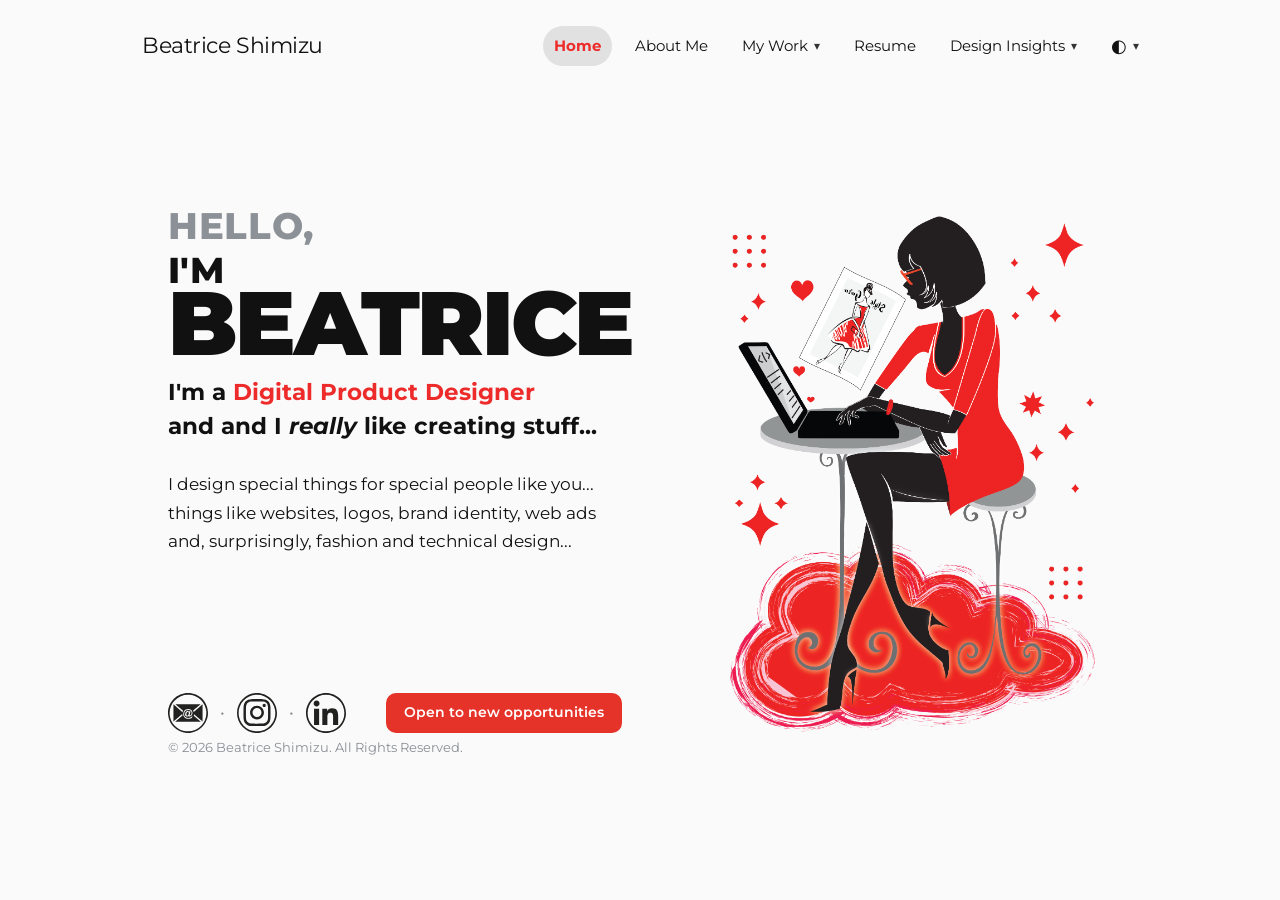
<file: index.html>
﻿<!doctype html>
<html lang="en">
<head>
  <meta charset="utf-8">
  <title>Beatrice Shimizu — Home</title>
  
  <meta name="viewport" content="width=device-width, initial-scale=1.0">
  <link rel="preconnect" href="https://fonts.googleapis.com">
<link rel="preconnect" href="https://fonts.gstatic.com" crossorigin>
<link href="https://fonts.googleapis.com/css2?family=Montserrat:ital,wght@0,100..900;1,100..900&display=swap" rel="stylesheet">
  <link rel="stylesheet" href="styles/site.css">
  <link rel="stylesheet" href="styles/color-and-type.css">
   
  </head>

<body>

<header class="site-header">
  <div class="wrapper">
    <div class="profile">
     <div class="profile-info"></div>

      <p class="site-name">Beatrice Shimizu</p>

    </div>

    <nav class="site-nav" aria-label="Primary">
  <ul class="nav-list">
    <li class="nav-item"><a href="index.html" aria-current="page">Home</a></li>
    <li class="nav-item"><a href="about-me.html">About Me</a></li>

    <li class="nav-item has-dropdown">
      <a href="portfolio-1.html">My Work <span class="chev" aria-hidden="true">▾</span></a>
      <ul class="dropdown">
        <li><a href="portfolio-1.html">Portfolio 1</a></li>
        <li><a href="portfolio-2.html">Portfolio 2</a></li>
        <li><a href="portfolio-3.html">Portfolio 3</a></li>
        <li><a href="portfolio-4.html">Portfolio 4</a></li>
      </ul>
    </li>

    <li class="nav-item"><a href="resume.html">Resume</a></li>

    <li class="nav-item has-dropdown">
      <a href="color-theory-overview.html">Design Insights <span class="chev" aria-hidden="true">▾</span></a>
      <ul class="dropdown">
        <li><a href="color-theory-overview.html">Color Theory Overview</a></li>
        <li><a href="color-themes.html">Color Themes</a></li>
        <li><a href="color-theory-article.html">Color Theory Article</a></li>
        <li><a href="typography-overview.html">Typography Overview</a></li>
        <li><a href="font-types-article.html">Font Types Article</a></li>
        <li><a href="typography-article.html">Typography Article</a></li>
      </ul>
    </li>
  </ul>
</nav>
  </div>
</header>

<main class="container home-page">
  <section class="hero-split">
    <div class="hero-copy">
      <h1>
        <span class="hero-hello">HELLO,</span><br>
        <span class="hero-im">I'M</span><br>
        <span class="hero-name">BEATRICE</span>
      </h1>

      <h2><span>I'm a <strong>Digital Product Designer</strong></span></h2>
      <h2><span>and and I <em>really</em> like creating stuff...</span></h2>

      <p class="hero-text">
        I design special things for special people like you...
        things like websites, logos, brand identity, web ads
        and, surprisingly, fashion and technical design...
      </p>
    </div>

    <div class="hero-image">
      <img src="images/red%20lady%20typing.png" alt="Red Lady Typing">
    </div>
  </section>
</main>

<footer class="site-footer">
  <div class="container">
    <div class="footer-links">
      <a href="mailto:beatrice.shimizu@gmail.com" aria-label="Email Link">
    <img src="images/mail%20icon.svg" alt="Email Me" width="40" height="40"> </a>
       <span aria-hidden="true"> • </span>
      <a href="https://www.instagram.com/beatrice_shimizu/?hl=en" target="_blank" rel="noreferrer noopener" aria-label="Instagram Profile">
    <img src="images/insta%20icon.svg" alt="Instagram" width="40" height="40"> </a>
       <span aria-hidden="true"> • </span>
      <a href="https://www.linkedin.com/in/beatrice-shimizu-a17a1414/" target="_blank" rel="noreferrer noopener" aria-label="LinkedIn Profile">
    <img src="images/linked%20in%20icon.svg" alt="LinkedIn" width="40" height="40"> </a>
      <a
        id="home-cta-link"
        class="status-btn"
        href="mailto:beatrice.shimizu@gmail.com"
        aria-label="Email Beatrice about new opportunities"
      >Open to new opportunities</a>
    </div>

    <small>© 2026 Beatrice Shimizu. All Rights Reserved.</small>
  </div>
</footer>
  <script src="scripts/theme-preferences.js" defer></script>
</body>
</html>
</file>
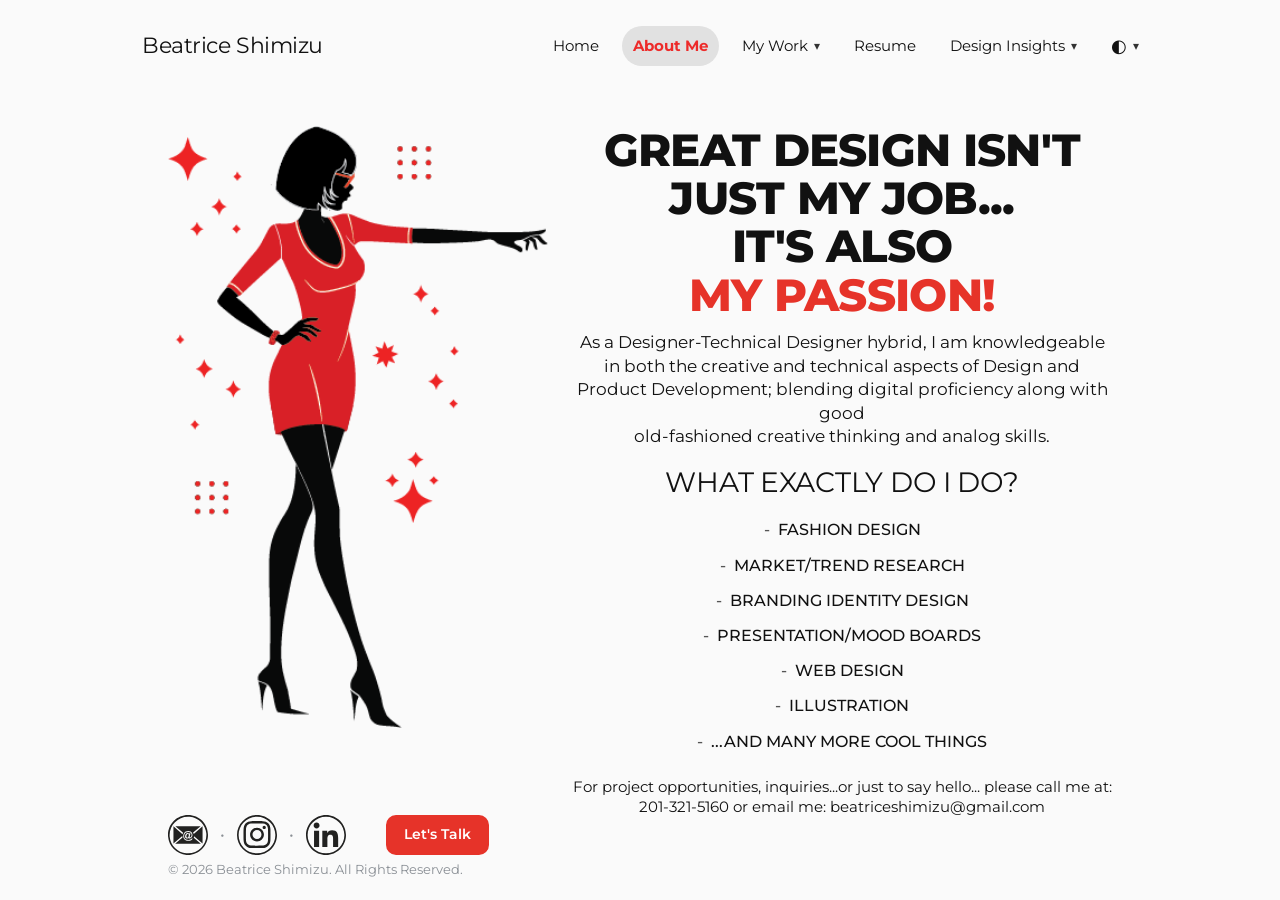
<file: about-me.html>
﻿<!doctype html>
<html lang="en">
<head>
  <meta charset="utf-8">
  <meta name="viewport" content="width=device-width, initial-scale=1.0">
  <title>Beatrice Shimizu — About Me</title>
  <link rel="preconnect" href="https://fonts.googleapis.com">
  <link rel="preconnect" href="https://fonts.gstatic.com" crossorigin>
  <link href="https://fonts.googleapis.com/css2?family=Montserrat:ital,wght@0,100..900;1,100..900&display=swap" rel="stylesheet">
  <link rel="stylesheet" href="styles/site.css">
  <link rel="stylesheet" href="styles/about-me.css">
</head>

<body>

<header class="site-header">
  <div class="wrapper">
    <div class="profile">
      <div class="profile-info"></div>
      <p class="site-name">Beatrice Shimizu</p>
    </div>

    <nav class="site-nav" aria-label="Primary">
      <ul class="nav-list">
        <li class="nav-item"><a href="index.html">Home</a></li>
        <li class="nav-item"><a href="about-me.html" aria-current="page">About Me</a></li>

        <li class="nav-item has-dropdown">
          <a href="portfolio-1.html">My Work <span class="chev" aria-hidden="true">▾</span></a>
          <ul class="dropdown">
            <li><a href="portfolio-1.html">Portfolio 1</a></li>
            <li><a href="portfolio-2.html">Portfolio 2</a></li>
            <li><a href="portfolio-3.html">Portfolio 3</a></li>
            <li><a href="portfolio-4.html">Portfolio 4</a></li>
          </ul>
        </li>

        <li class="nav-item"><a href="resume.html">Resume</a></li>

        <li class="nav-item has-dropdown">
          <a href="color-theory-overview.html">Design Insights <span class="chev" aria-hidden="true">▾</span></a>
          <ul class="dropdown">
            <li><a href="color-theory-overview.html">Color Theory Overview</a></li>
            <li><a href="color-themes.html">Color Themes</a></li>
            <li><a href="color-theory-article.html">Color Theory Article</a></li>
            <li><a href="typography-overview.html">Typography Overview</a></li>
            <li><a href="font-types-article.html">Font Types Article</a></li>
            <li><a href="typography-article.html">Typography Article</a></li>
          </ul>
        </li>
      </ul>
    </nav>
  </div>
</header>

<main class="container about-page">
  <div class="about-layout">
    <figure class="about-figure" aria-hidden="true">
      <img src="images/red%20lady%20standing-1.png" alt="">
    </figure>

    <section class="about-content" aria-label="About me overview">
      <h1 class="about-title">
        GREAT DESIGN ISN'T JUST MY JOB...<br>
        IT'S ALSO<br><span class="passion-red">MY PASSION!</span>
      </h1>

      <p class="about-intro">
        As a Designer-Technical Designer hybrid, I am knowledgeable in both the creative
        and technical aspects of Design and Product Development; blending digital proficiency
        along with good <br> old-fashioned creative thinking and analog skills.
      </p>

      <h2 class="about-subtitle">WHAT EXACTLY DO I DO?</h2>

      <ul class="about-list" aria-label="Services and skills">
        <li>FASHION DESIGN</li>
        <li>MARKET/TREND RESEARCH</li>
        <li>BRANDING IDENTITY DESIGN</li>
        <li>PRESENTATION/MOOD BOARDS</li>
        <li>WEB DESIGN</li>
        <li>ILLUSTRATION</li>
        <li>...AND MANY MORE COOL THINGS</li>
      </ul>

      <div class="about-contact-row">
        <p>
          For project opportunities, inquiries...or just to say hello...  
          please call me at: 201-321-5160 or email me: beatriceshimizu@gmail.com
        </p>
      </div>
    </section>
  </div>
</main>

<footer class="site-footer">
  <div class="container">
    <div class="footer-links">
      <a href="mailto:beatrice.shimizu@gmail.com" aria-label="Email Link">
        <img src="images/mail%20icon.svg" alt="Email Me" width="40" height="40">
      </a>
      <span aria-hidden="true"> • </span>
      <a href="https://www.instagram.com/beatrice_shimizu/?hl=en" target="_blank" rel="noreferrer noopener" aria-label="Instagram Profile">
        <img src="images/insta%20icon.svg" alt="Instagram" width="40" height="40">
      </a>
      <span aria-hidden="true"> • </span>
      <a href="https://www.linkedin.com/in/beatrice-shimizu-a17a1414/" target="_blank" rel="noreferrer noopener" aria-label="LinkedIn Profile">
        <img src="images/linked%20in%20icon.svg" alt="LinkedIn" width="40" height="40">
      </a>
      <a class="status-btn" href="tel:+12013215160">Let's Talk</a>
    </div>

    <small>© 2026 Beatrice Shimizu. All Rights Reserved.</small>
  </div>
</footer>

  <script src="scripts/theme-preferences.js" defer></script>
</body>
</html>























<!--
<footer>
    <div class="site-footer">
      <a href="mailto:beatrice.shimizu@gmail.com" aria-label="Email Link">
        <img src="images/mail icon.svg" alt="Email Me" width="40" height="40">
      </a>
      <span aria-hidden="true"> • </span>
        <a href="https://www.instagram.com/beatrice_shimizu/?hl=en" target="_blank" rel="noreferrer noopener" aria-label="Instagram profile">
        <img src="images/insta icon.svg" alt="Instagram" width="40" height="40">
              </a>
      <span aria-hidden="true"> • </span>
        <a href="https://linkedin.com" target="_blank" aria-label="LinkedIn profile">
        <img src="images/linked in icon.svg" alt="LinkedIn" width="40" height="40">
              </a>
    </div>
</footer>
  <script src="scripts/theme-preferences.js" defer></script>
</body>
</html   -->
</file>
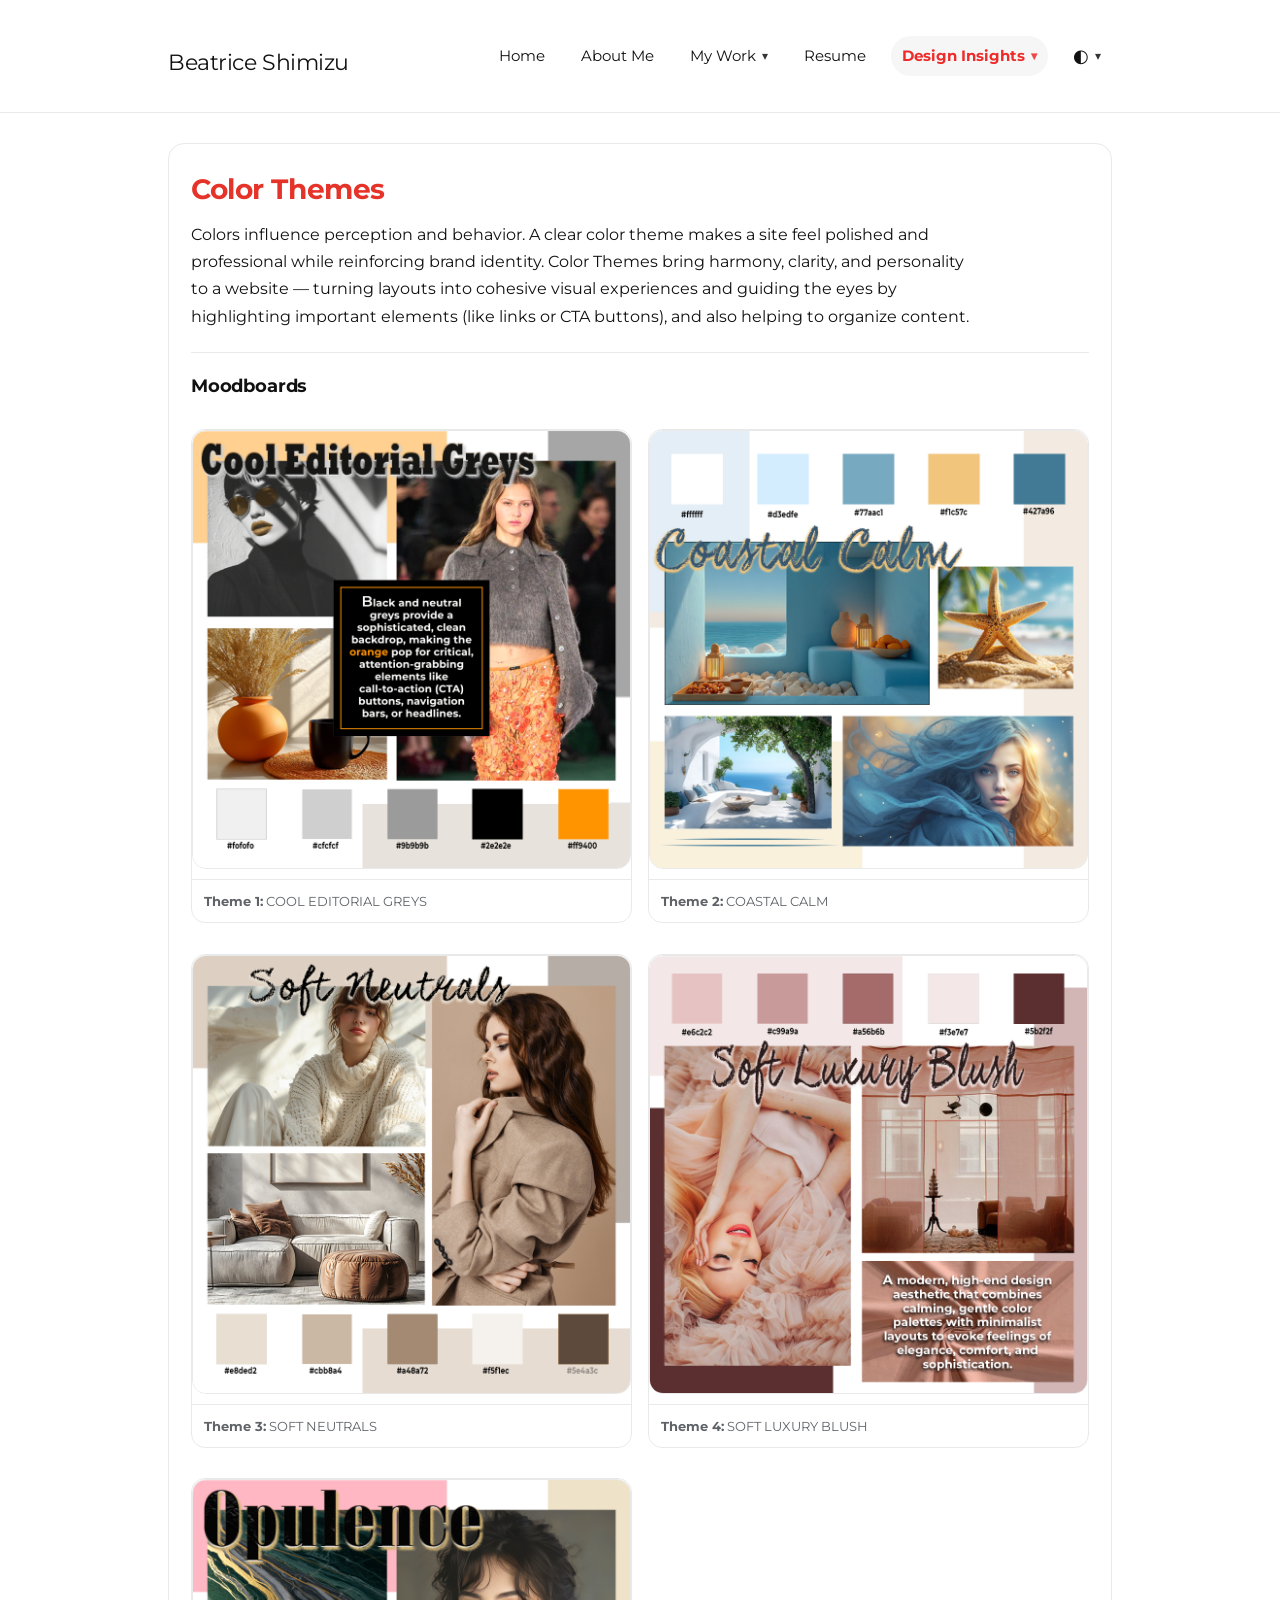
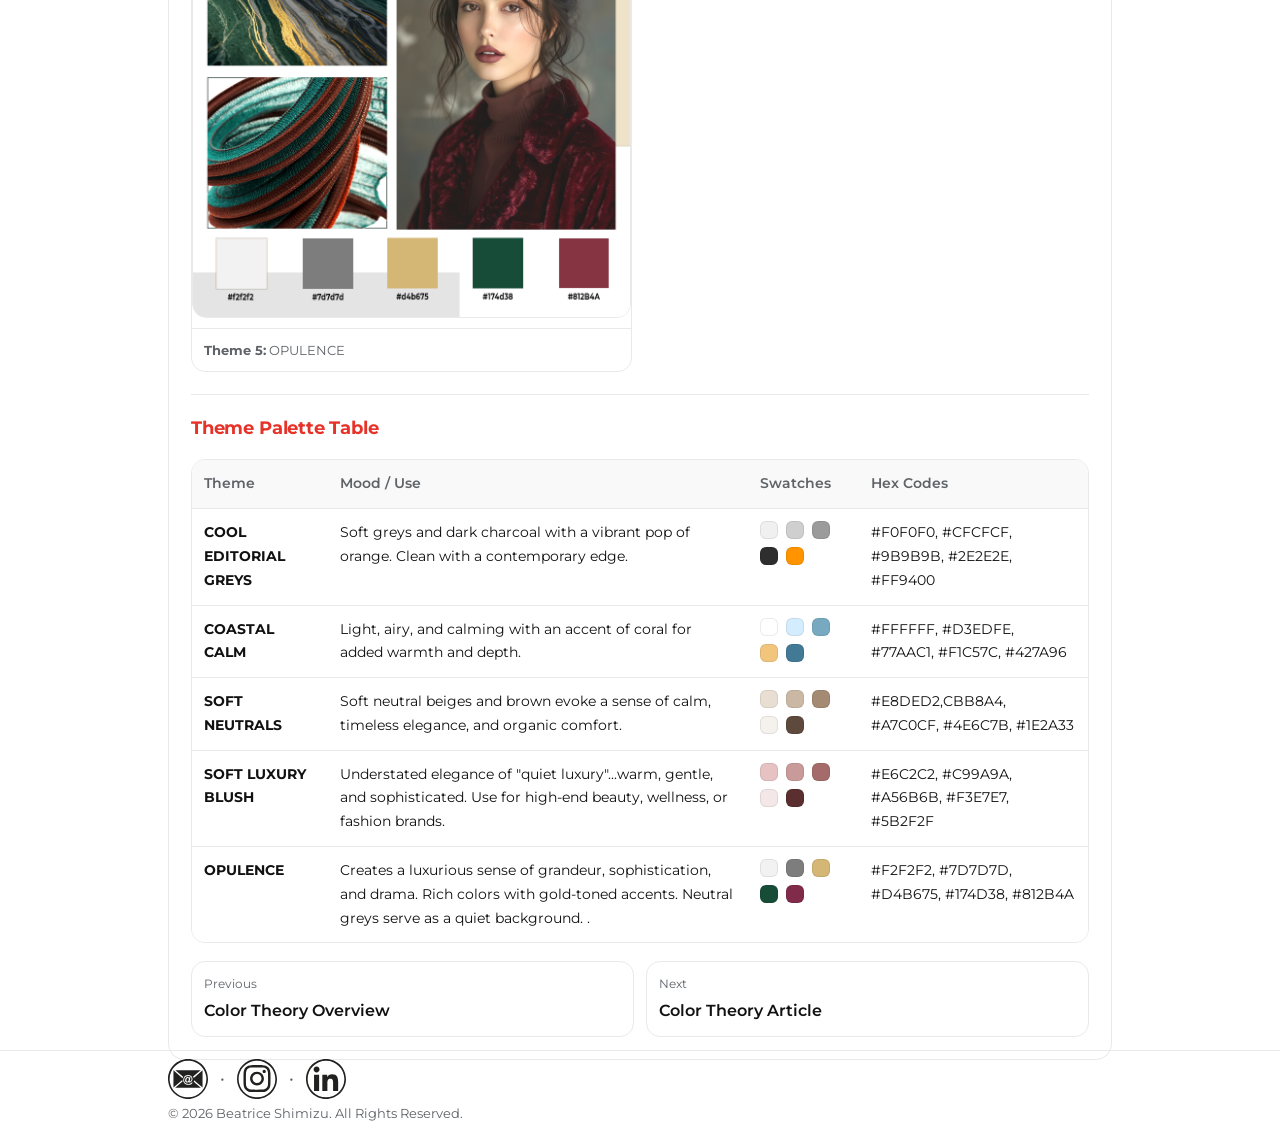
<file: color-themes.html>
﻿<!doctype html>
<html lang="en">
<head>
  <meta charset="utf-8">
  <meta name="viewport" content="width=device-width, initial-scale=1">
  <title>Design Insights — Color Themes</title>
  <link rel="stylesheet" href="styles/site.css">
    <link rel="stylesheet" href="styles/color-and-type.css">
      <link rel="stylesheet" href="styles/sitewide.css">

</head>
<body>

<header class="site-header">
  <div class="container">
    <div class="brand">
      <p class="site-name">Beatrice Shimizu</p>
         </div>

    <nav class="site-nav" aria-label="Primary">
      <ul class="nav-list">
        <li class="nav-item"><a href="index.html">Home</a></li>
        <li class="nav-item"><a href="about-me.html">About Me</a></li>

        <li class="nav-item has-dropdown">
          <a href="portfolio-1.html">My Work <span class="chev" aria-hidden="true">▾</span></a>
          <ul class="dropdown">
            <li><a href="portfolio-1.html">Portfolio 1</a></li>
            <li><a href="portfolio-2.html">Portfolio 2</a></li>
            <li><a href="portfolio-3.html">Portfolio 3</a></li>
            <li><a href="portfolio-4.html">Portfolio 4</a></li>
          </ul>
        </li>

        <li class="nav-item"><a href="resume.html">Resume</a></li>

        <li class="nav-item has-dropdown">
          <a href="color-theory-overview.html" aria-current="page">Design Insights <span class="chev" aria-hidden="true">▾</span></a>
          <ul class="dropdown">
            <li><a href="color-theory-overview.html">Color Theory Overview</a></li>
            <li><a href="color-themes.html" aria-current="page">Color Themes</a></li>
            <li><a href="color-theory-article.html">Color Theory Article</a></li>
            <li><a href="typography-overview.html">Typography Overview</a></li>
            <li><a href="font-types-article.html">Font Types Article</a></li>
            <li><a href="typography-article.html">Typography Article</a></li>
          </ul>
        </li>
      </ul>
    </nav>
  </div>
</header>

<main class="container color-themes-page">
  <section class="card">
    <header class="prose">
      <h2 class="color-themes-heading">Color Themes</h2> 
      <p>
        Colors influence perception and behavior. A clear color theme makes a site feel polished and professional while reinforcing brand identity.  
        Color Themes bring harmony, clarity, and personality to a website — turning layouts into cohesive visual experiences and guiding the eyes by highlighting 
        important elements (like links or CTA buttons), and also helping to organize content.
      </p>
    </header>

    <section class="content-block">
      <div class="prose">
        <h3>Moodboards</h3>
      </div>

      <div class="media-grid">
        <figure class="figure theme-card" data-theme="1" tabindex="0">
          <div class="media"><img src="images/THEMEBOARD%201_COOL%20EDITORIAL%20GREYS.png" alt="Cool Editorial Greys"></div>
          <figcaption class="caption"><strong>Theme 1:</strong> COOL EDITORIAL GREYS</figcaption>
        </figure>

        <figure class="figure theme-card" data-theme="2" tabindex="0">
          <div class="media"><img src="images/THEMEBOARD%202_COASTAL%20CALM.png" alt="Coastal Calm"></div>
          <figcaption class="caption"><strong>Theme 2:</strong> COASTAL CALM</figcaption>
        </figure>

        <figure class="figure theme-card" data-theme="3" tabindex="0">
          <div class="media"><img src="images/THEMEBOARD%203_SOFT%20NEUTRALS.png" alt="Soft Neutrals"></div>
          <figcaption class="caption"><strong>Theme 3:</strong> SOFT NEUTRALS</figcaption>
        </figure>

        <figure class="figure theme-card" data-theme="4" tabindex="0">
          <div class="media"><img src="images/THEMEBOARD%204_SOFT%20LUXURY%20BLUSH.png" alt="Soft Luxury Blush"></div>
          <figcaption class="caption"><strong>Theme 4:</strong> SOFT LUXURY BLUSH</figcaption>
        </figure>

        <figure class="figure theme-card" data-theme="5" tabindex="0">
         <div class="media"><img src="images/THEMEBOARD%205_OPULENCE.png" alt="Opulence"></div>
          <figcaption class="caption"><strong>Theme 5:</strong> OPULENCE</figcaption>
        </figure>
      </div>
    </section>

    <section class="content-block">
      <div class="prose">
        <h3 class="theme-palette-heading">Theme Palette Table</h3>      
      </div>

      <div class="table-wrap" role="region" aria-label="Color theme palette table">
        <table class="table">
          <thead>
            <tr>
              <th>Theme</th>
              <th>Mood / Use</th>
              <th>Swatches</th>
              <th>Hex Codes</th>
            </tr>
          </thead>
          <tbody>
            <tr>
              <td><strong>COOL EDITORIAL GREYS</strong></td>
              <td>Soft greys and dark charcoal with a vibrant pop of orange.  Clean with a contemporary edge.</td>
              <td>
                <div class="swatches">
                  <span class="swatch" style="background:#f0f0f0"></span>
                  <span class="swatch" style="background:#cfcfcf"></span>
                  <span class="swatch" style="background:#9b9b9b"></span>
                  <span class="swatch" style="background:#2e2e2e"></span>
                  <span class="swatch" style="background:#ff9400"></span>
                </div>
              </td>
              <td>#F0F0F0, #CFCFCF, #9B9B9B, #2E2E2E, #FF9400</td>
            </tr>

            <tr>
              <td><strong>COASTAL CALM</strong></td>
              <td>Light, airy, and calming with an accent of coral for added warmth and depth.</td>
            
              <td>
                <div class="swatches">
                  <span class="swatch" style="background:#ffffff"></span>
                  <span class="swatch" style="background:#d3edfe"></span>
                  <span class="swatch" style="background:#77aac1"></span> 
                  <span class="swatch" style="background:#f1c57c"></span>
                  <span class="swatch" style="background:#427a96"></span>
                </div>
              </td>
              <td>#FFFFFF, #D3EDFE, #77AAC1, #F1C57C, #427A96</td>
            </tr>

            <tr>
              <td><strong>SOFT NEUTRALS</strong></td>
              <td>Soft neutral beiges and brown evoke a sense of calm, timeless elegance, and organic comfort.</td>
              <td>
                <div class="swatches">
                  <span class="swatch" style="background:#e8ded2"></span> 
                  <span class="swatch" style="background:#cbb8a4"></span> 
                  <span class="swatch" style="background:#a48a72"></span> 
                  <span class="swatch" style="background:#f5f1ec"></span> 
                  <span class="swatch" style="background:#5e4a3c"></span>
                </div>
              </td>
              <td>#E8DED2,CBB8A4, #A7C0CF, #4E6C7B, #1E2A33</td>
            </tr>

            <tr>
              <td><strong>SOFT LUXURY BLUSH</strong></td>
              <td>Understated elegance of "quiet luxury"...warm, gentle, and sophisticated.  Use for high-end beauty, wellness, or fashion brands.</td>
              <td>
                <div class="swatches">
                  <span class="swatch" style="background:#e6c2c2"></span> 
                  <span class="swatch" style="background:#c99a9a"></span>
                  <span class="swatch" style="background:#a56b6b"></span>
                  <span class="swatch" style="background:#f3e7e7"></span>
                  <span class="swatch" style="background:#5b2f2f"></span>
                </div>
              </td>
              <td>#E6C2C2, #C99A9A, #A56B6B, #F3E7E7, #5B2F2F</td>
            </tr>

            <tr>
              <td><strong>OPULENCE</strong></td>
              <td>Creates a luxurious sense of grandeur, sophistication, and drama.  Rich colors with gold-toned accents.   
                Neutral greys serve as a quiet background. .</td>
              <td>
                <div class="swatches">
                  <span class="swatch" style="background:#f2f2f2"></span>
                  <span class="swatch" style="background:#7d7d7d"></span>
                  <span class="swatch" style="background:#d4b675"></span>
                  <span class="swatch" style="background:#174d38"></span>
                  <span class="swatch" style="background:#812b4a"></span>
                </div>
              </td>
              <td>#F2F2F2, #7D7D7D, #D4B675, #174D38, #812B4A</td>
            </tr>
          </tbody>
        </table>
      </div>
    </section>

    <section class="project-nav" aria-label="Design Insights navigation">
      <a href="color-theory-overview.html">
        <span class="label">Previous</span>
        <span class="title">Color Theory Overview</span>
      </a>
      <a href="color-theory-article.html">
        <span class="label">Next</span>
        <span class="title">Color Theory Article</span>
      </a>
    </section>
  </section>

</main>
<footer class="site-footer">
  <div class="container">
    <div class="footer-links">
      <a href="mailto:beatrice.shimizu@gmail.com" aria-label="Email Link">
    <img src="images/mail%20icon.svg" alt="Email Me" width="40" height="40"> </a>
       <span aria-hidden="true"> • </span>
      <a href="https://www.instagram.com/beatrice_shimizu/?hl=en" target="_blank" rel="noreferrer noopener" aria-label="Instagram Profile">
    <img src="images/insta%20icon.svg" alt="Instagram" width="40" height="40"> </a>
       <span aria-hidden="true"> • </span>
      <a href="https://www.linkedin.com/in/beatrice-shimizu-a17a1414/" target="_blank" rel="noreferrer noopener" aria-label="LinkedIn Profile">
    <img src="images/linked%20in%20icon.svg" alt="LinkedIn" width="40" height="40"> </a>
    </div>

  <small>© 2026 Beatrice Shimizu. All Rights Reserved.</small>
</div>
</footer>
<script src="scripts/color-themes.js" defer></script>
  <script src="scripts/theme-preferences.js" defer></script>
</body>
</html>
</file>
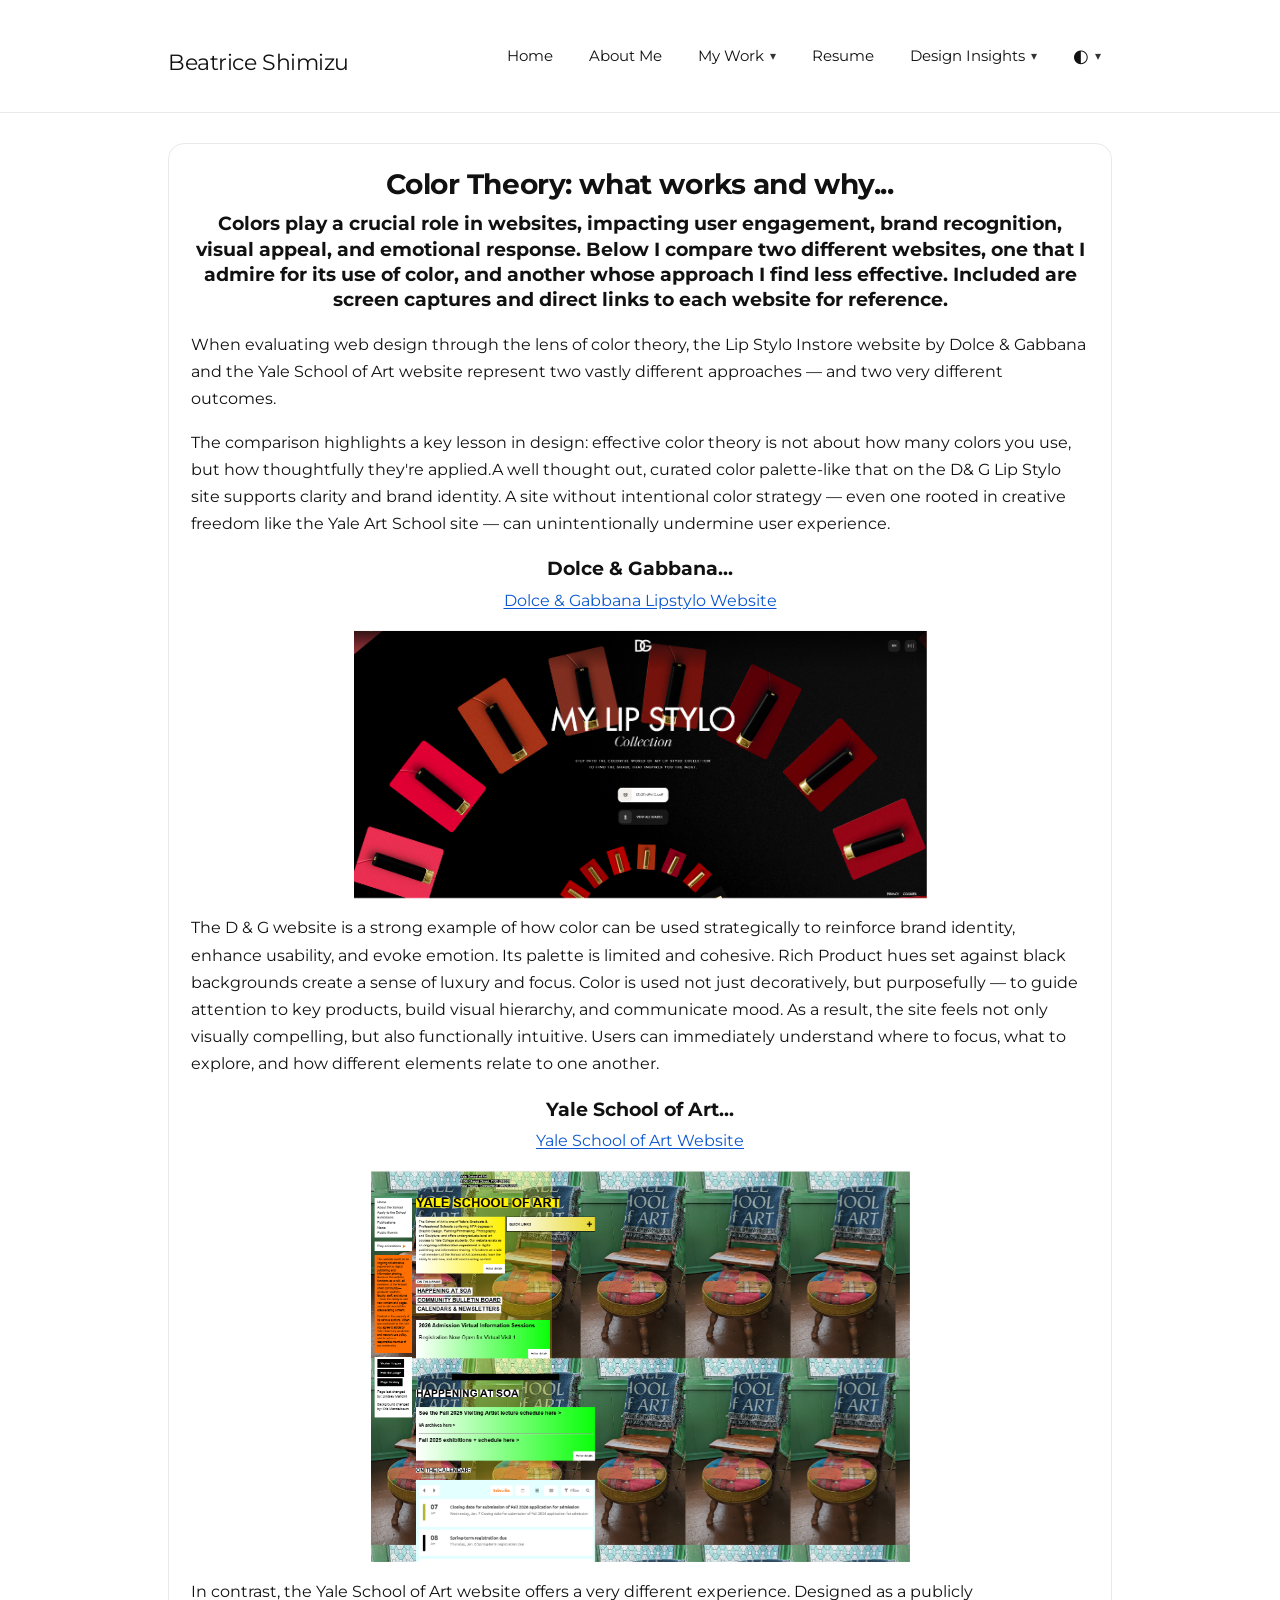
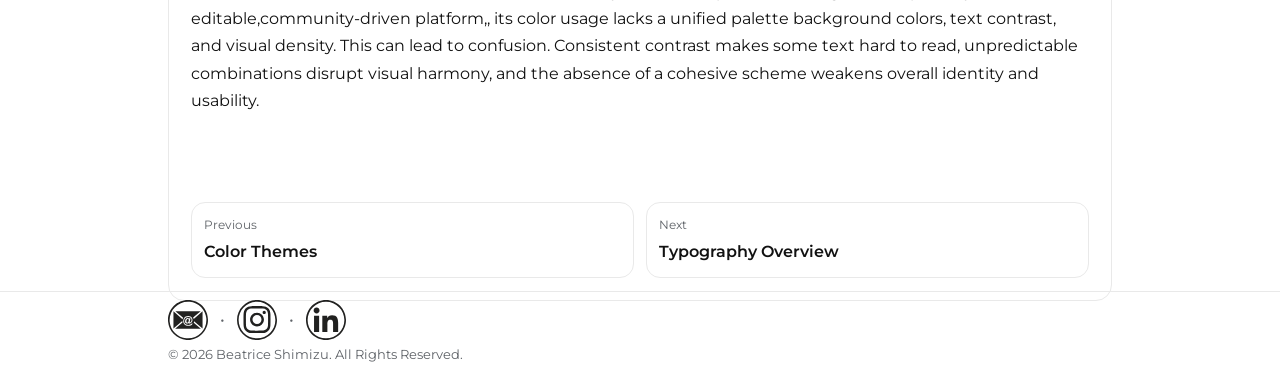
<file: color-theory-article.html>
﻿<!doctype html>
<html lang="en">
<head>
  <meta charset="utf-8">
  <meta name="viewport" content="width=device-width, initial-scale=1">
  <title>Design Insights — Color Theory Article</title>
  <link rel="stylesheet" href="styles/site.css">
    <link rel="stylesheet" href="styles/color-and-type.css">
        <link rel="stylesheet" href="styles/sitewide.css">
</head>
<body>

<header class="site-header">
  <div class="container">
    <div class="brand">
      <p class="site-name">Beatrice Shimizu</p>
    </div>

<nav class="site-nav" aria-label="Primary">
  <ul class="nav-list">
    <li class="nav-item"><a href="index.html">Home</a></li>
    <li class="nav-item"><a href="about-me.html">About Me</a></li>

    <li class="nav-item has-dropdown">
      <a href="portfolio-1.html">My Work <span class="chev" aria-hidden="true">▾</span></a>
      <ul class="dropdown">
        <li><a href="portfolio-1.html">Portfolio 1</a></li>
        <li><a href="portfolio-2.html">Portfolio 2</a></li>
        <li><a href="portfolio-3.html">Portfolio 3</a></li>
        <li><a href="portfolio-4.html">Portfolio 4</a></li>
      </ul>
    </li>

    <li class="nav-item"><a href="resume.html">Resume</a></li>

    <li class="nav-item has-dropdown">
      <a href="color-theory-overview.html">Design Insights <span class="chev" aria-hidden="true">▾</span></a>
      <ul class="dropdown">
        <li><a href="color-theory-overview.html">Color Theory Overview</a></li>
        <li><a href="color-themes.html">Color Themes</a></li>
        <li><a href="color-theory-article.html" aria-current="page">Color Theory Article</a></li>
        <li><a href="typography-overview.html">Typography Overview</a></li>
        <li><a href="font-types-article.html">Font Types Article</a></li>
        <li><a href="typography-article.html">Typography Article</a></li>
      </ul>
    </li>
  </ul>
</nav>
  </div>
</header>

<main class="container color-theory-article-page">
  <section class="card">
    <header class="color-theory-article-header">
      <h2>Color Theory: what works and why...</h2>
      <h3>Colors play a crucial role in websites, impacting user engagement, brand recognition,
       visual appeal, and emotional response. Below I compare two different websites, one that I admire for its use of color, and another whose approach I find less effective. Included are screen captures
       and direct links to each website for reference. </h3>
    </header>
  
     <p>
      When evaluating web design through the lens of color theory, the Lip Stylo Instore website by Dolce & Gabbana and the Yale School of Art website represent
      two vastly different approaches — and two very different outcomes.</p>
                
    <p>The comparison highlights a key lesson in design: effective color theory is not about how many colors you use, but how thoughtfully they're applied.A well thought out,
      curated color palette-like that on the D& G Lip Stylo site supports clarity and brand identity. A site without intentional color strategy — even one rooted in
      creative freedom like the Yale Art School site — can unintentionally undermine user experience. </p>
<h3 class="case-title">Dolce & Gabbana...</h3>
  <p class="case-link"><a href="https://lipstylo.dolcegabbana.com">Dolce & Gabbana Lipstylo Website</a></p>
  <figure class="case-image">
    <img src="images/D%20N%20G%20BEST.png" alt="Dolce & Gabbana Lip Stylo website screenshot" style="max-width:70%; height:auto;">
  </figure>

<p>The D & G website is a strong example of how color can be used strategically to reinforce brand identity, enhance usability, and evoke emotion. Its palette is limited
      and cohesive. Rich Product hues set against black backgrounds create a sense of luxury and focus. Color is used not just decoratively, but purposefully — to guide 
      attention to key products, build visual hierarchy, and communicate mood. As a result, the site feels not only visually compelling, but also functionally intuitive.
      Users can immediately understand where to focus, what to explore, and how different elements relate to one another.</p>

    <h3 class="case-title">Yale School of Art...</h3>
    <p class="case-link"><a href="https://www.art.yale.edu">Yale School of Art Website</a></p>  
   <p class="case-image">
  <img src="images/YALE_WORST.png" alt="Yale School of Art Website screenshot" style="max-width:60%; height:auto;">
</p>
<p>In contrast, the Yale School of Art website offers a very different experience. Designed as a publicly editable,community-driven platform,, its color usage lacks 
      a unified palette background colors, text contrast, and visual density. This can lead to confusion.  Consistent contrast makes some text hard to read, unpredictable
      combinations disrupt visual harmony, and the absence of a cohesive scheme weakens overall identity and usability.</p>
<br><br>
    
    <section class="project-nav" aria-label="Design Insights navigation">
      <a href="color-themes.html">
        <span class="label">Previous</span>
        <span class="title">Color Themes</span>
      </a>
      <a href="typography-overview.html">
        <span class="label">Next</span>
        <span class="title">Typography Overview</span>
      </a>
    </section>
  </section>
</main>

<footer class="site-footer footer-left">
  <div class="container">
    <div class="footer-links">
      <a href="mailto:beatrice.shimizu@gmail.com" aria-label="Email Link">
        <img src="images/mail%20icon.svg" alt="Email Me" width="40" height="40">
      </a>
      <span aria-hidden="true"> • </span>
      <a href="https://www.instagram.com/beatrice_shimizu/?hl=en" target="_blank" rel="noreferrer noopener" aria-label="Instagram Profile">
        <img src="images/insta%20icon.svg" alt="Instagram" width="40" height="40">
      </a>
      <span aria-hidden="true"> • </span>
      <a href="https://www.linkedin.com/in/beatrice-shimizu-a17a1414/" target="_blank" rel="noreferrer noopener" aria-label="LinkedIn Profile">
        <img src="images/linked%20in%20icon.svg" alt="LinkedIn" width="40" height="40">
      </a>
    </div>
    <small>© 2026 Beatrice Shimizu. All Rights Reserved.</small>
  </div>
</footer>
  <script src="scripts/theme-preferences.js" defer></script>
</body>
</html>
</file>
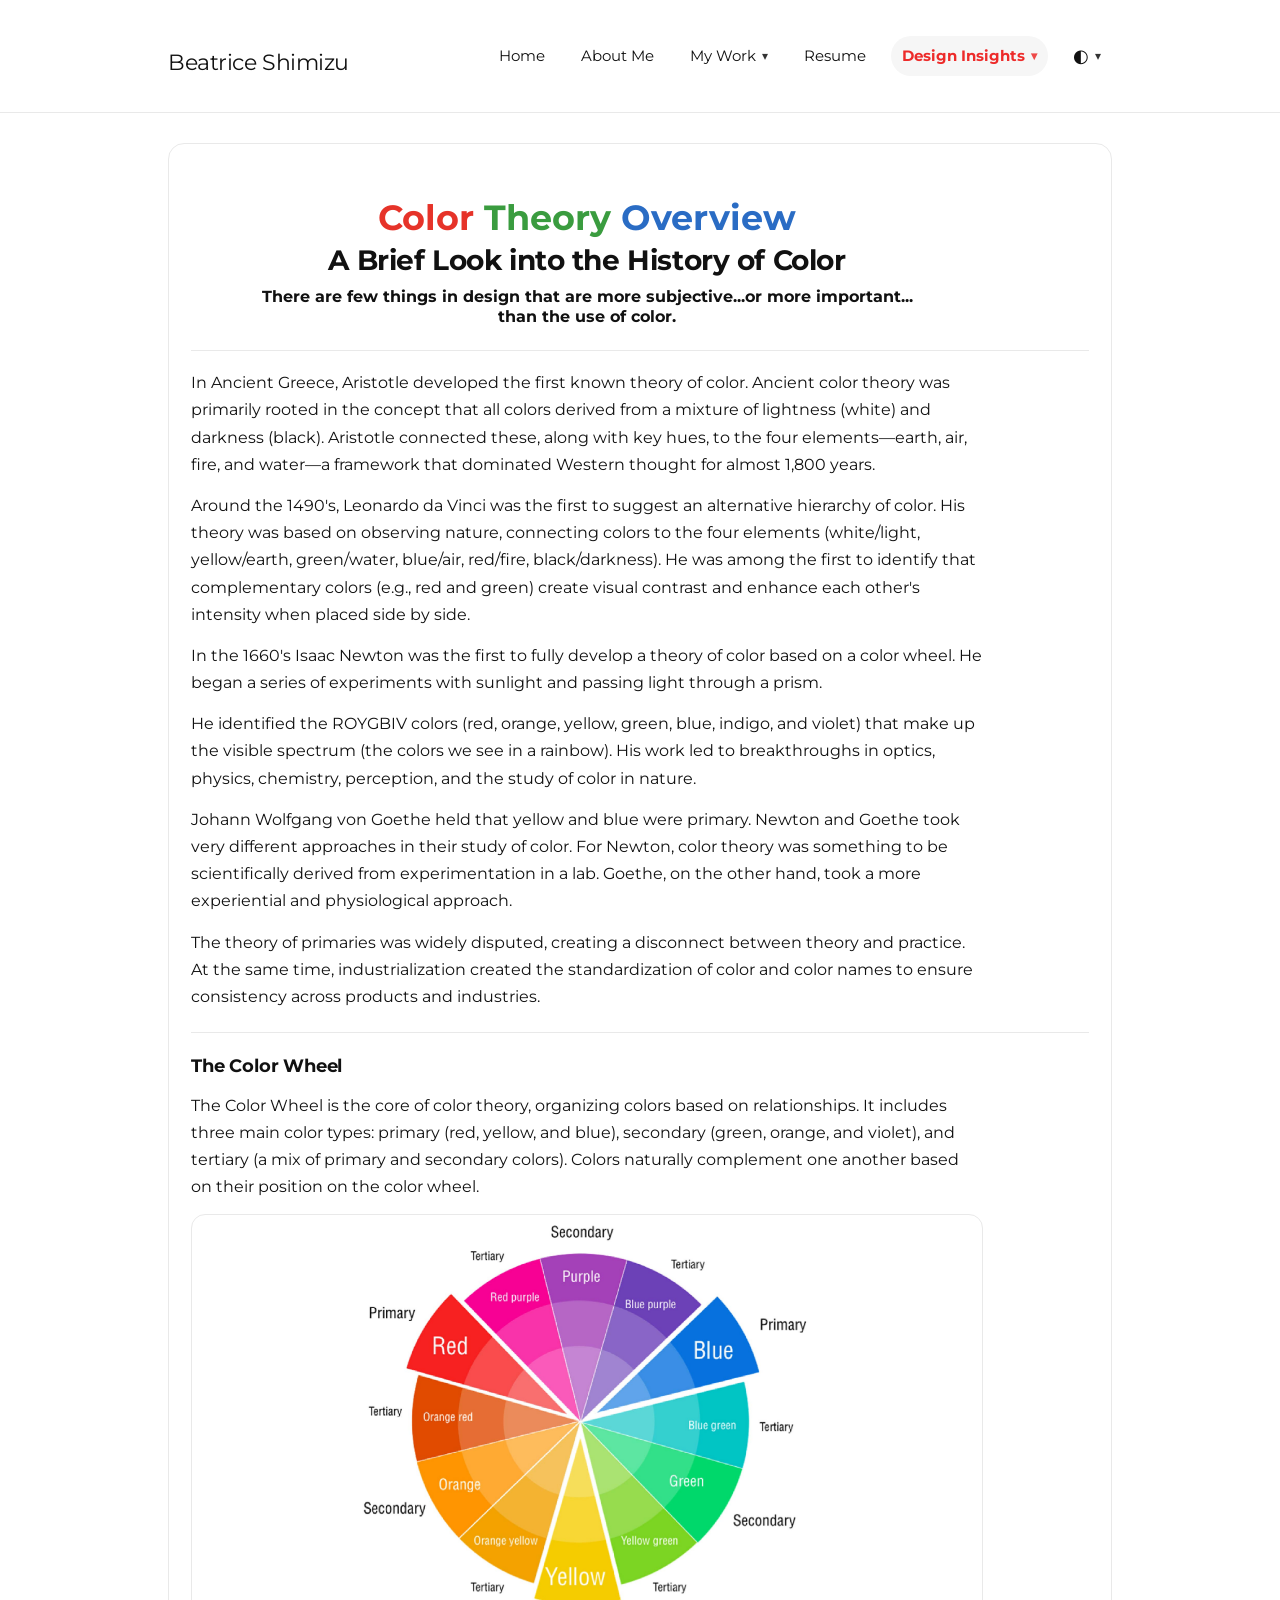
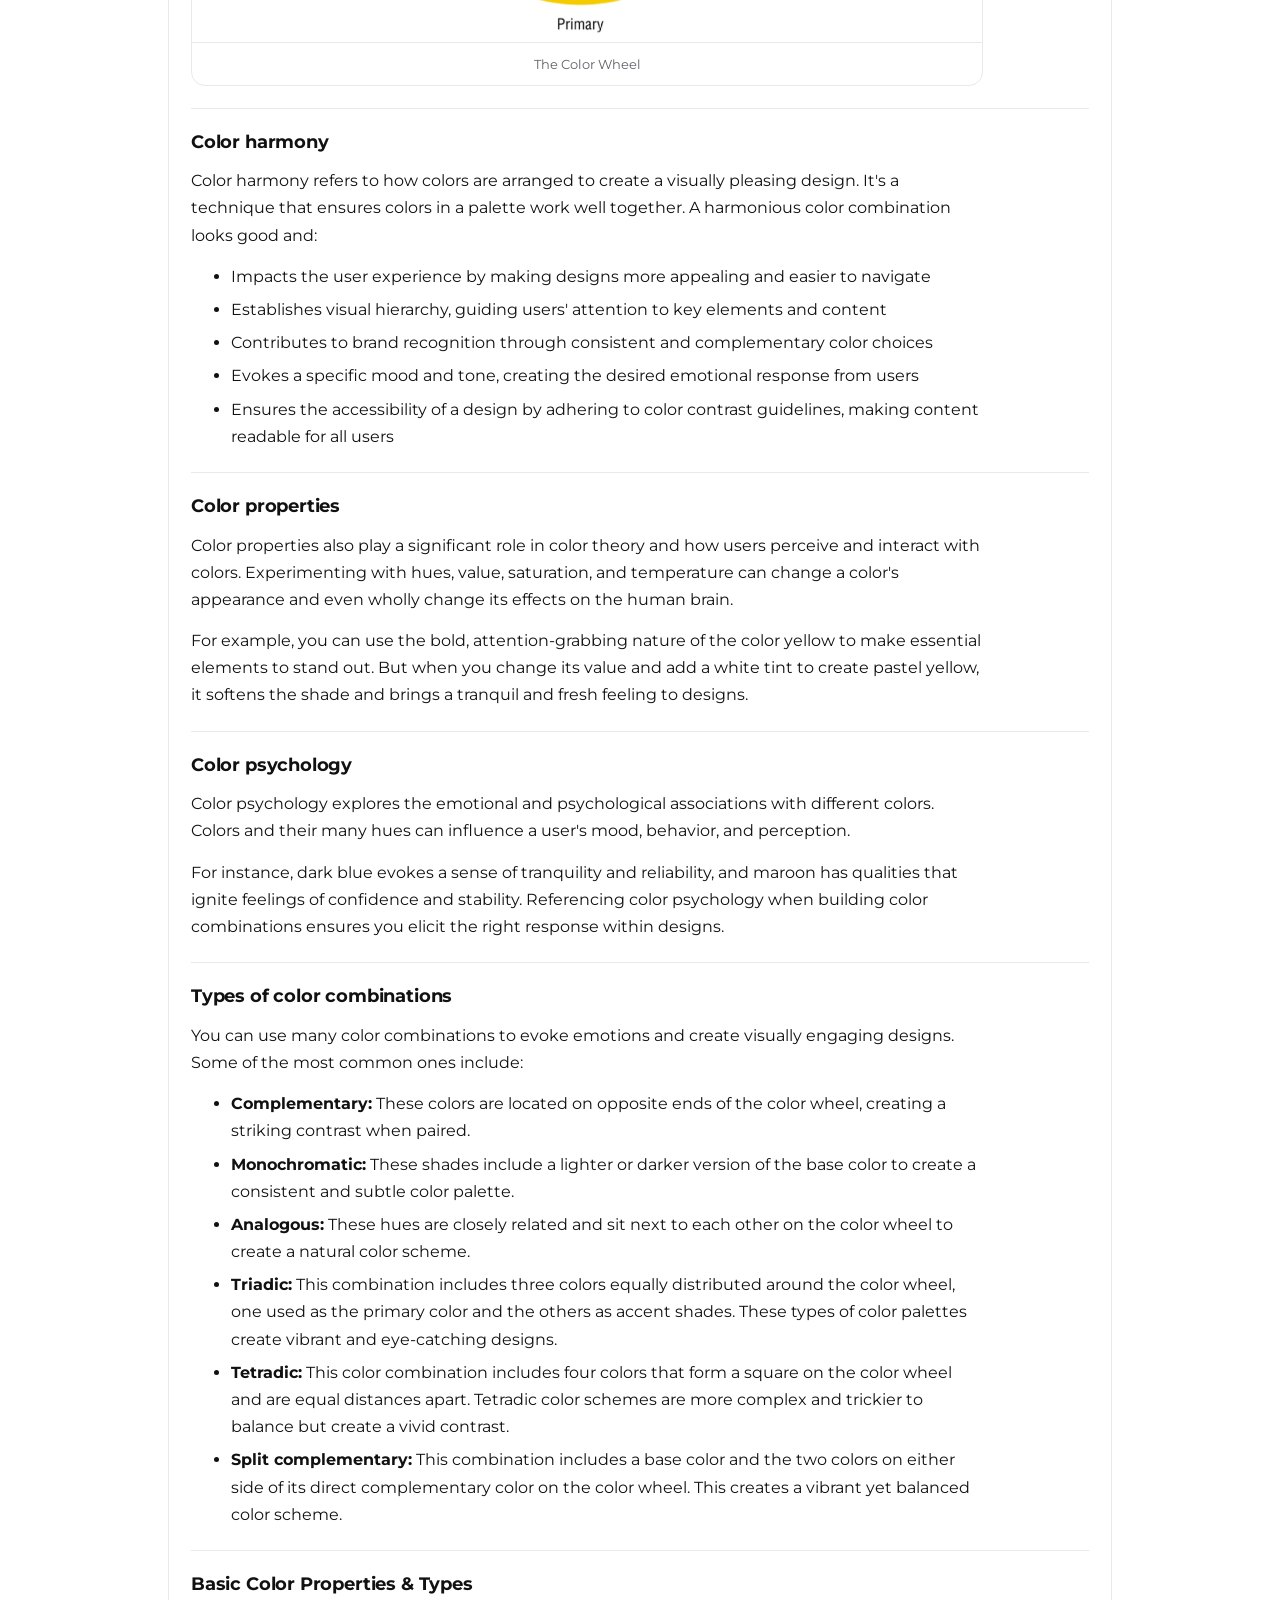
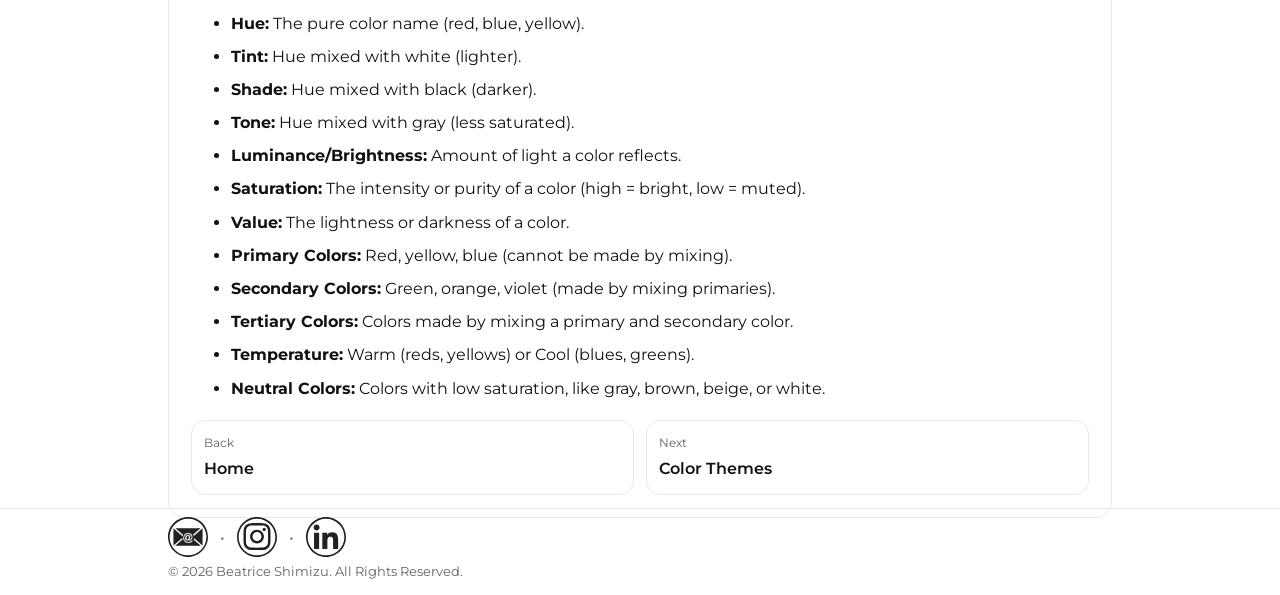
<file: color-theory-overview.html>
﻿<!doctype html>
<html lang="en">
<head>
  <meta charset="utf-8">
  <meta name="viewport" content="width=device-width, initial-scale=1">
  <title>Design Insights — Color Theory Overview</title>
  <link rel="stylesheet" href="styles/site.css">
  <link rel="stylesheet" href="styles/color-and-type.css">
  <link rel="stylesheet" href="styles/sitewide.css">
</head>

<body>

<header class="site-header">
  <div class="container">
    <div class="brand">
      <p class="site-name">Beatrice Shimizu</p>
      
    </div>

    <nav class="site-nav" aria-label="Primary">
      <ul class="nav-list">
        <li class="nav-item"><a href="index.html">Home</a></li>
        <li class="nav-item"><a href="about-me.html">About Me</a></li>

        <li class="nav-item has-dropdown">
          <a href="portfolio-1.html">My Work <span class="chev" aria-hidden="true">▾</span></a>
          <ul class="dropdown">
            <li><a href="portfolio-1.html">Portfolio 1</a></li>
            <li><a href="portfolio-2.html">Portfolio 2</a></li>
            <li><a href="portfolio-3.html">Portfolio 3</a></li>
            <li><a href="portfolio-4.html">Portfolio 4</a></li>
          </ul>
        </li>

        <li class="nav-item"><a href="resume.html">Resume</a></li>

        <li class="nav-item has-dropdown">
          <a href="color-theory-overview.html" aria-current="page">Design Insights <span class="chev" aria-hidden="true">▾</span></a>
          <ul class="dropdown">
            <li><a href="color-theory-overview.html" aria-current="page">Color Theory Overview</a></li>
            <li><a href="color-themes.html">Color Themes</a></li>
            <li><a href="color-theory-article.html">Color Theory Article</a></li>
            <li><a href="typography-overview.html">Typography Overview</a></li>
            <li><a href="font-types-article.html">Font Types Article</a></li>
            <li><a href="typography-article.html">Typography Article</a></li>
          </ul>
        </li>
      </ul>
    </nav>
  </div>
</header>

<main class="container color-theory-overview-page">
  <section class="card">
    <header class="prose color-theory-overview-header">
      <h1><span class="c-red">Color</span> <span class="c-green">Theory</span> <span class="c-blue">Overview</span></h1>
      <h2>A Brief Look into the History of Color</h2>
      <h3>There are few things in design that are more subjective...or more important...<br>than the use of color.</h3>
    </header>

    <div class="content-block">
      <div class="prose">
        <p>
          In Ancient Greece, Aristotle developed the first known theory of color. Ancient color theory was primarily rooted in the concept
          that all colors derived from a mixture of lightness (white) and darkness (black). Aristotle connected these, along with key hues,
          to the four elements—earth, air, fire, and water—a framework that dominated Western thought for almost 1,800 years.
        </p>

        <p>
          Around the 1490's, Leonardo da Vinci was the first to suggest an alternative hierarchy of color. His theory was based on observing
          nature, connecting colors to the four elements (white/light, yellow/earth, green/water, blue/air, red/fire, black/darkness).
          He was among the first to identify that complementary colors (e.g., red and green) create visual contrast and enhance each other's
          intensity when placed side by side.
        </p>

        <p>
          In the 1660's Isaac Newton was the first to fully develop a theory of color based on a color wheel. He began a series of experiments
          with sunlight and passing light through a prism.
        </p>

        <p>
          He identified the ROYGBIV colors (red, orange, yellow, green, blue, indigo, and violet) that make up the visible spectrum
          (the colors we see in a rainbow). His work led to breakthroughs in optics, physics, chemistry, perception, and the study of color in nature.
        </p>

        <p>
          Johann Wolfgang von Goethe held that yellow and blue were primary. Newton and Goethe took very different approaches in their study of color.
          For Newton, color theory was something to be scientifically derived from experimentation in a lab. Goethe, on the other hand, took a more
          experiential and physiological approach.
        </p>

        <p>
          The theory of primaries was widely disputed, creating a disconnect between theory and practice.<br>
          At the same time, industrialization created the standardization of color and color names to ensure consistency across products and industries.
        </p>
      </div>
    </div>

    <section class="content-block">
      <div class="prose">
        <h3>The Color Wheel</h3>
        <p>
          The Color Wheel is the core of color theory, organizing colors based on relationships. It includes three main color types:
          primary (red, yellow, and blue), secondary (green, orange, and violet), and tertiary (a mix of primary and secondary colors).
          Colors naturally complement one another based on their position on the color wheel.
        </p>

          <figure class="figure color-wheel-figure">
            <img src="images/color-wheel.jpg" alt="The Color Wheel diagram showing primary, secondary, and tertiary colors" loading="lazy" style="max-width:60%; height:auto;">
  
          <figcaption>The Color Wheel</figcaption>
        </figure>
      </div>
    </section>

    <section class="content-block">
      <div class="prose">
        <h3>Color harmony</h3>
        <p>
          Color harmony refers to how colors are arranged to create a visually pleasing design. It's a technique that ensures colors in a palette
          work well together. A harmonious color combination looks good and:
        </p>

        <ul>
          <li>Impacts the user experience by making designs more appealing and easier to navigate</li>
          <li>Establishes visual hierarchy, guiding users' attention to key elements and content</li>
          <li>Contributes to brand recognition through consistent and complementary color choices</li>
          <li>Evokes a specific mood and tone, creating the desired emotional response from users</li>
          <li>Ensures the accessibility of a design by adhering to color contrast guidelines, making content readable for all users</li>
        </ul>
      </div>
    </section>

    <section class="content-block">
      <div class="prose">
        <h3>Color properties</h3>
        <p>
          Color properties also play a significant role in color theory and how users perceive and interact with colors. Experimenting with hues,
          value, saturation, and temperature can change a color's appearance and even wholly change its effects on the human brain.
        </p>

        <p>
          For example, you can use the bold, attention-grabbing nature of the color yellow to make essential elements to stand out. But when you
          change its value and add a white tint to create pastel yellow, it softens the shade and brings a tranquil and fresh feeling to designs.
        </p>
      </div>
    </section>

    <section class="content-block">
      <div class="prose">
        <h3>Color psychology</h3>
        <p>
          Color psychology explores the emotional and psychological associations with different colors. Colors and their many hues can influence
          a user's mood, behavior, and perception.
        </p>

        <p>
          For instance, dark blue evokes a sense of tranquility and reliability, and maroon has qualities that ignite feelings of confidence and
          stability. Referencing color psychology when building color combinations ensures you elicit the right response within designs.
        </p>
      </div>
    </section>

    <section class="content-block">
      <div class="prose">
        <h3>Types of color combinations</h3>
        <p>You can use many color combinations to evoke emotions and create visually engaging designs. Some of the most common ones include:</p>

        <ul>
          <li><strong>Complementary:</strong> These colors are located on opposite ends of the color wheel, creating a striking contrast when paired.</li>
          <li><strong>Monochromatic:</strong> These shades include a lighter or darker version of the base color to create a consistent and subtle color palette.</li>
          <li><strong>Analogous:</strong> These hues are closely related and sit next to each other on the color wheel to create a natural color scheme.</li>
          <li><strong>Triadic:</strong> This combination includes three colors equally distributed around the color wheel, one used as the primary color and the others as accent shades. These types of color palettes create vibrant and eye-catching designs.</li>
          <li><strong>Tetradic:</strong> This color combination includes four colors that form a square on the color wheel and are equal distances apart. Tetradic color schemes are more complex and trickier to balance but create a vivid contrast.</li>
          <li><strong>Split complementary:</strong> This combination includes a base color and the two colors on either side of its direct complementary color on the color wheel. This creates a vibrant yet balanced color scheme.</li>
        </ul>
      </div>
    </section>

    <section class="content-block">
      <div class="prose">
        <h3>Basic Color Properties &amp; Types</h3>
        <ul class="bullets-tight">
          <li><strong>Hue:</strong> The pure color name (red, blue, yellow).</li>
          <li><strong>Tint:</strong> Hue mixed with white (lighter).</li>
          <li><strong>Shade:</strong> Hue mixed with black (darker).</li>
          <li><strong>Tone:</strong> Hue mixed with gray (less saturated).</li>
          <li><strong>Luminance/Brightness:</strong> Amount of light a color reflects.</li>
          <li><strong>Saturation:</strong> The intensity or purity of a color (high = bright, low = muted).</li>
          <li><strong>Value:</strong> The lightness or darkness of a color.</li>
          <li><strong>Primary Colors:</strong> Red, yellow, blue (cannot be made by mixing).</li>
          <li><strong>Secondary Colors:</strong> Green, orange, violet (made by mixing primaries).</li>
          <li><strong>Tertiary Colors:</strong> Colors made by mixing a primary and secondary color.</li>
          <li><strong>Temperature:</strong> Warm (reds, yellows) or Cool (blues, greens).</li>
          <li><strong>Neutral Colors:</strong> Colors with low saturation, like gray, brown, beige, or white.</li>
        </ul>
      </div>
    </section>

    <section class="project-nav" aria-label="Design Insights navigation">
      <a href="index.html">
        <span class="label">Back</span>
        <span class="title">Home</span>
      </a>
      <a href="color-themes.html">
        <span class="label">Next</span>
        <span class="title">Color Themes</span>
      </a>
    </section>
  </section>
</main>


<footer class="site-footer footer-left">
  <div class="container">
    <div class="footer-links">
      <a href="mailto:beatrice.shimizu@gmail.com" aria-label="Email Link">
    <img src="images/mail%20icon.svg" alt="Email Me" width="40" height="40"> </a>
       <span aria-hidden="true"> • </span>
      <a href="https://www.instagram.com/beatrice_shimizu/?hl=en" target="_blank" rel="noreferrer noopener" aria-label="Instagram Profile">
    <img src="images/insta%20icon.svg" alt="Instagram" width="40" height="40"> </a>
       <span aria-hidden="true"> • </span>
      <a href="https://www.linkedin.com/in/beatrice-shimizu-a17a1414/" target="_blank" rel="noreferrer noopener" aria-label="LinkedIn Profile">
    <img src="images/linked%20in%20icon.svg" alt="LinkedIn" width="40" height="40"> </a>
    </div>

    <small>© 2026 Beatrice Shimizu. All Rights Reserved.</small>
  </div>
</footer>
<script src="scripts/color-and-type.js" defer></script>
  <script src="scripts/theme-preferences.js" defer></script>
</body>
</html>
</file>
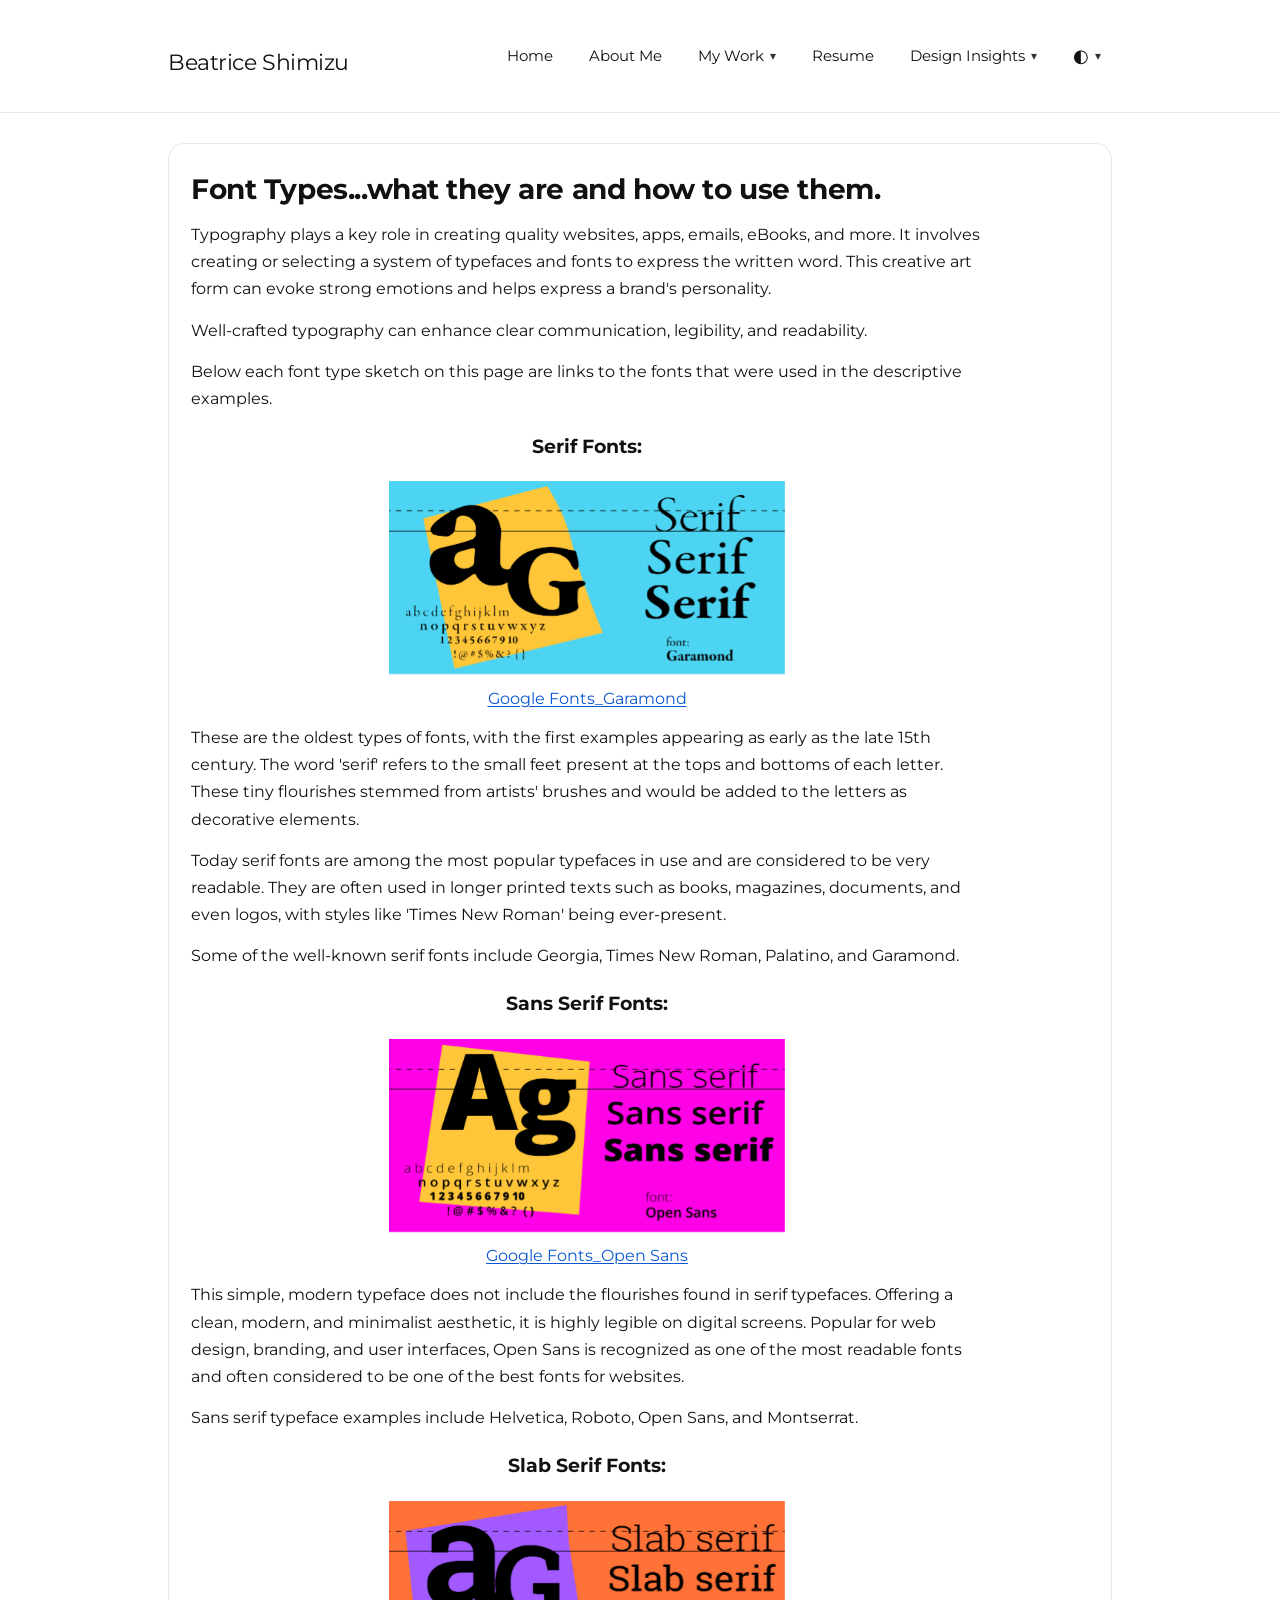
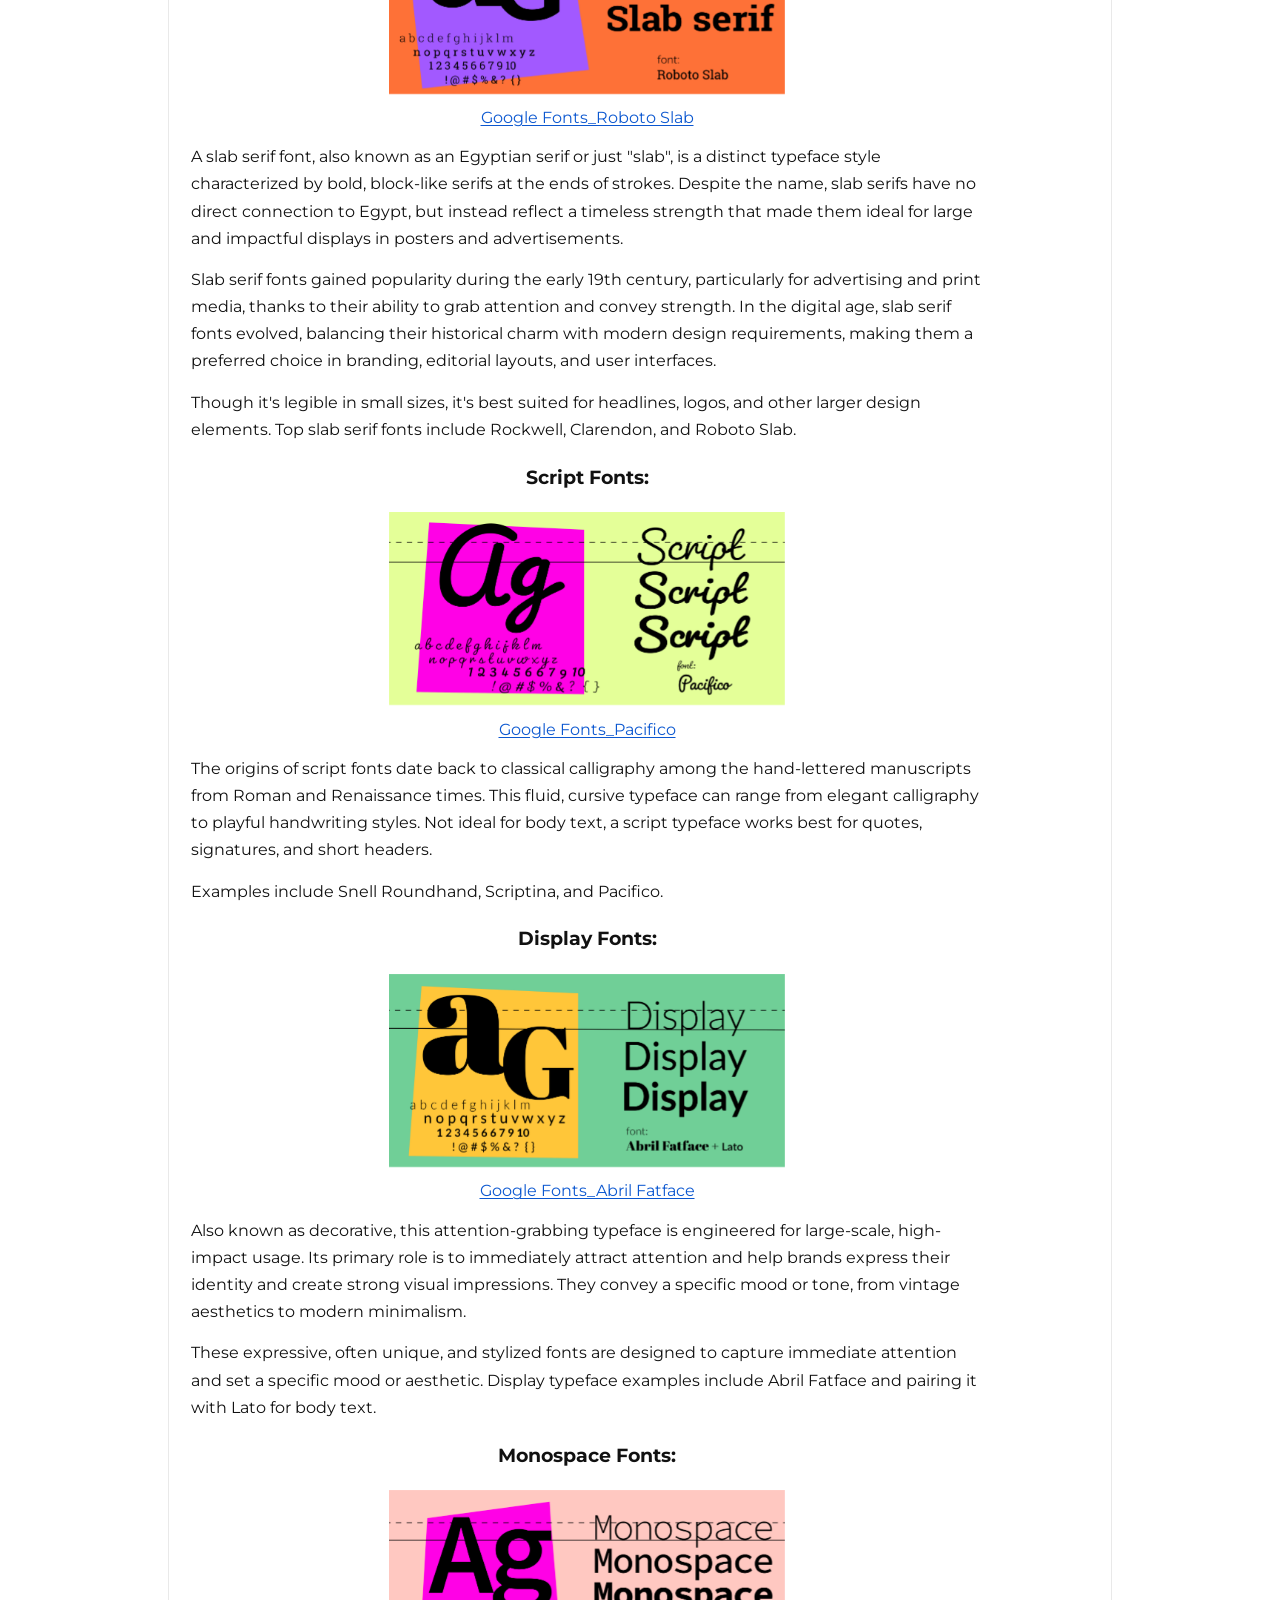
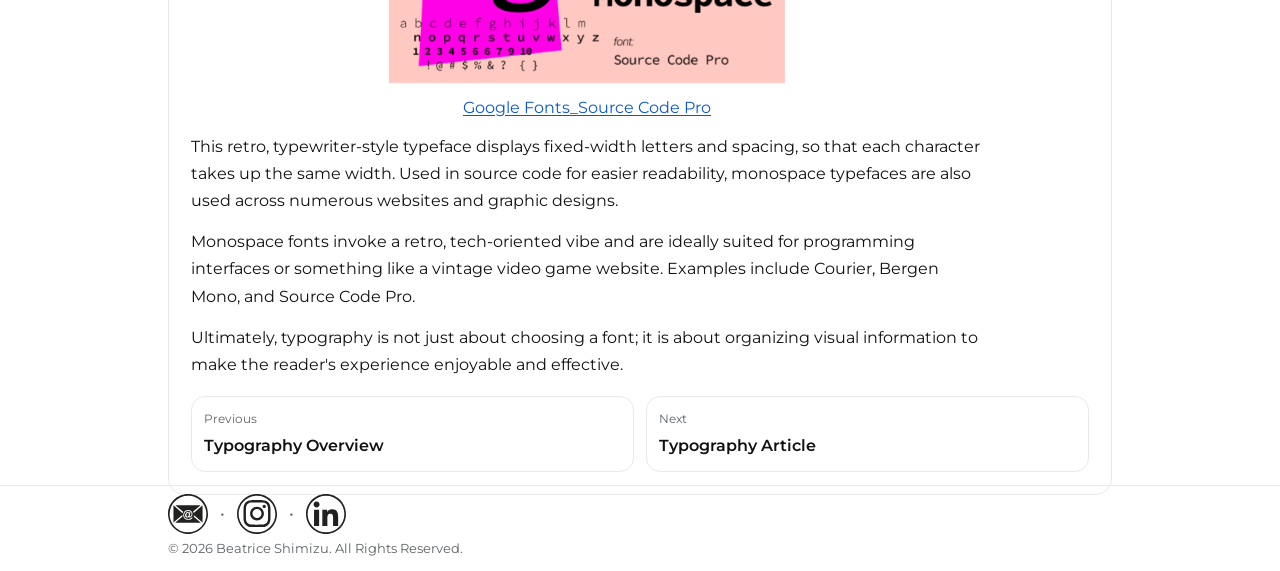
<file: font-types-article.html>
﻿<!doctype html>
<html lang="en">
<head>
  <meta charset="utf-8">
  <meta name="viewport" content="width=device-width, initial-scale=1">
  <title>Design Insights — Font Types Article</title>
  <link rel="stylesheet" href="styles/site.css">
  <link rel="stylesheet" href="styles/color-and-type.css">
  <link rel="stylesheet" href="styles/sitewide.css">
</head>
<body>

<header class="site-header">
  <div class="container">
    <div class="brand">
      <p class="site-name">Beatrice Shimizu</p>
    </div>

<nav class="site-nav" aria-label="Primary">
  <ul class="nav-list">
    <li class="nav-item"><a href="index.html">Home</a></li>
    <li class="nav-item"><a href="about-me.html">About Me</a></li>

    <li class="nav-item has-dropdown">
      <a href="portfolio-1.html">My Work <span class="chev" aria-hidden="true">▾</span></a>
      <ul class="dropdown">
        <li><a href="portfolio-1.html">Portfolio 1</a></li>
        <li><a href="portfolio-2.html">Portfolio 2</a></li>
        <li><a href="portfolio-3.html">Portfolio 3</a></li>
        <li><a href="portfolio-4.html">Portfolio 4</a></li>
      </ul>
    </li>

    <li class="nav-item"><a href="resume.html">Resume</a></li>

    <li class="nav-item has-dropdown">
      <a href="color-theory-overview.html">Design Insights <span class="chev" aria-hidden="true">▾</span></a>
      <ul class="dropdown">
        <li><a href="color-theory-overview.html">Color Theory Overview</a></li>
        <li><a href="color-themes.html">Color Themes</a></li>
        <li><a href="color-theory-article.html">Color Theory Article</a></li>
        <li><a href="typography-overview.html">Typography Overview</a></li>
        <li><a href="font-types-article.html" aria-current="page">Font Types Article</a></li>
        <li><a href="typography-article.html">Typography Article</a></li>
      </ul>
    </li>
  </ul>
</nav>
  </div>
</header>

<main class="container font-types-page">
  <section class="card">
    <header class="prose">
      <h2>Font Types...what they are and how to use them.</h2>
      <p>Typography plays a key role in creating quality websites, apps, emails, eBooks, and more. It involves creating or selecting a system of typefaces and fonts to express the written word. This creative art form can evoke strong emotions and helps express a brand's personality.</p>
      <p>Well-crafted typography can enhance clear communication, legibility, and readability.</p>
      <p>Below each font type sketch on this page are links to the fonts that were used in the descriptive examples.</p>
    </header>

    <section class="prose">
      <h3>Serif Fonts:</h3>
      <img src="images/type%20font%20descriptions_SERIF%20-2.png" alt="Serif Font Example" style="max-width:50%; height:auto;">
      <p class="font-link"><a href="https://fonts.google.com/specimen/EB+Garamond">Google Fonts_Garamond</a></p>
      <p>These are the oldest types of fonts, with the first examples appearing as early as the late 15th century. The word 'serif' refers to the small feet present at the tops and bottoms of each letter. These tiny flourishes stemmed from artists' brushes and would be added to the letters as decorative elements.</p>
      <p>Today serif fonts are among the most popular typefaces in use and are considered to be very readable. They are often used in longer printed texts such as books, magazines, documents, and even logos, with styles like 'Times New Roman' being ever-present.</p>
      <p>Some of the well-known serif fonts include Georgia, Times New Roman, Palatino, and Garamond.</p>

      <h3>Sans Serif Fonts:</h3>
      <img src="images/type%20font%20descriptions_SANS%20SERIF%20-%203.png" alt="Sans Serif Font Example" style="max-width:50%; height:auto;">
      <p class="font-link"><a href="https://fonts.google.com/specimen/Open+Sans">Google Fonts_Open Sans</a></p>
      <p>This simple, modern typeface does not include the flourishes found in serif typefaces. Offering a clean, modern, and minimalist aesthetic, it is highly legible on digital screens. Popular for web design, branding, and user interfaces, Open Sans is recognized as one of the most readable fonts and often considered to be one of the best fonts for websites.</p>
      <p>Sans serif typeface examples include Helvetica, Roboto, Open Sans, and Montserrat.</p>

      <h3>Slab Serif Fonts:</h3>
      <img src="images/type%20font%20descriptions_SLAB%20SERIF%20-%201.png" alt="Slab Serif Font Example" style="max-width:50%; height:auto;">
      <p class="font-link"><a href="https://fonts.google.com/specimen/Roboto+Slab">Google Fonts_Roboto Slab</a></p>
      <p>A slab serif font, also known as an Egyptian serif or just "slab", is a distinct typeface style characterized by bold, block-like serifs at the ends of strokes. Despite the name, slab serifs have no direct connection to Egypt, but instead reflect a timeless strength that made them ideal for large and impactful displays in posters and advertisements.</p>
      <p>Slab serif fonts gained popularity during the early 19th century, particularly for advertising and print media, thanks to their ability to grab attention and convey strength. In the digital age, slab serif fonts evolved, balancing their historical charm with modern design requirements, making them a preferred choice in branding, editorial layouts, and user interfaces.</p>
      <p>Though it's legible in small sizes, it's best suited for headlines, logos, and other larger design elements. Top slab serif fonts include Rockwell, Clarendon, and Roboto Slab.</p>

      <h3>Script Fonts:</h3>
      <img src="images/type%20font%20descriptions_SCRIPT%20-%204.png" alt="Script Font Example" style="max-width:50%; height:auto;">
      <p class="font-link"><a href="https://fonts.google.com/specimen/Pacifico">Google Fonts_Pacifico</a></p>
      <p>The origins of script fonts date back to classical calligraphy among the hand-lettered manuscripts from Roman and Renaissance times. This fluid, cursive typeface can range from elegant calligraphy to playful handwriting styles. Not ideal for body text, a script typeface works best for quotes, signatures, and short headers.</p>
      <p>Examples include Snell Roundhand, Scriptina, and Pacifico.</p>

      <h3>Display Fonts:</h3>
      <img src="images/type%20font%20descriptions_DISPLAY%20-%206.png" alt="Display Font Example" style="max-width:50%; height:auto;">
      <p class="font-link"><a href="https://fonts.google.com/specimen/Abril+Fatface">Google Fonts_Abril Fatface</a></p>
      <p>Also known as decorative, this attention-grabbing typeface is engineered for large-scale, high-impact usage. Its primary role is to immediately attract attention and help brands express their identity and create strong visual impressions. They convey a specific mood or tone, from vintage aesthetics to modern minimalism.</p>
      <p>These expressive, often unique, and stylized fonts are designed to capture immediate attention and set a specific mood or aesthetic. Display typeface examples include Abril Fatface and pairing it with Lato for body text.</p>

      <h3>Monospace Fonts:</h3>
      <img src="images/type%20font%20descriptions_MONOSPACE%20-%205.png" alt="Monospace Font Example" style="max-width:50%; height:auto;">
      <p class="font-link"><a href="https://fonts.google.com/specimen/Source+Code+Pro">Google Fonts_Source Code Pro</a></p>
      <p>This retro, typewriter-style typeface displays fixed-width letters and spacing, so that each character takes up the same width. Used in source code for easier readability, monospace typefaces are also used across numerous websites and graphic designs.</p>
      <p>Monospace fonts invoke a retro, tech-oriented vibe and are ideally suited for programming interfaces or something like a vintage video game website. Examples include Courier, Bergen Mono, and Source Code Pro.</p>

      <p>Ultimately, typography is not just about choosing a font; it is about organizing visual information to make the reader's experience enjoyable and effective.</p>
    </section>
   



    <section class="project-nav" aria-label="Design Insights navigation">
      <a href="typography-overview.html">
        <span class="label">Previous</span>
        <span class="title">Typography Overview</span>
      </a>
      <a href="typography-article.html">
        <span class="label">Next</span>
        <span class="title">Typography Article</span>
      </a>
    </section>
  </section>
</main>

<footer class="site-footer footer-left">
  <div class="container">
    <div class="footer-links">
      <a href="mailto:beatrice.shimizu@gmail.com" aria-label="Email Link">
        <img src="images/mail%20icon.svg" alt="Email Me" width="40" height="40">
      </a>
      <span aria-hidden="true"> • </span>
      <a href="https://www.instagram.com/beatrice_shimizu/?hl=en" target="_blank" rel="noreferrer noopener" aria-label="Instagram Profile">
        <img src="images/insta%20icon.svg" alt="Instagram" width="40" height="40">
      </a>
      <span aria-hidden="true"> • </span>
      <a href="https://www.linkedin.com/in/beatrice-shimizu-a17a1414/" target="_blank" rel="noreferrer noopener" aria-label="LinkedIn Profile">
        <img src="images/linked%20in%20icon.svg" alt="LinkedIn" width="40" height="40">
      </a>
    </div>
    <small>© 2026 Beatrice Shimizu. All Rights Reserved.</small>
  </div>
</footer>
<script src="scripts/color-and-type.js" defer></script>
  <script src="scripts/theme-preferences.js" defer></script>
</body>
</html>
</file>
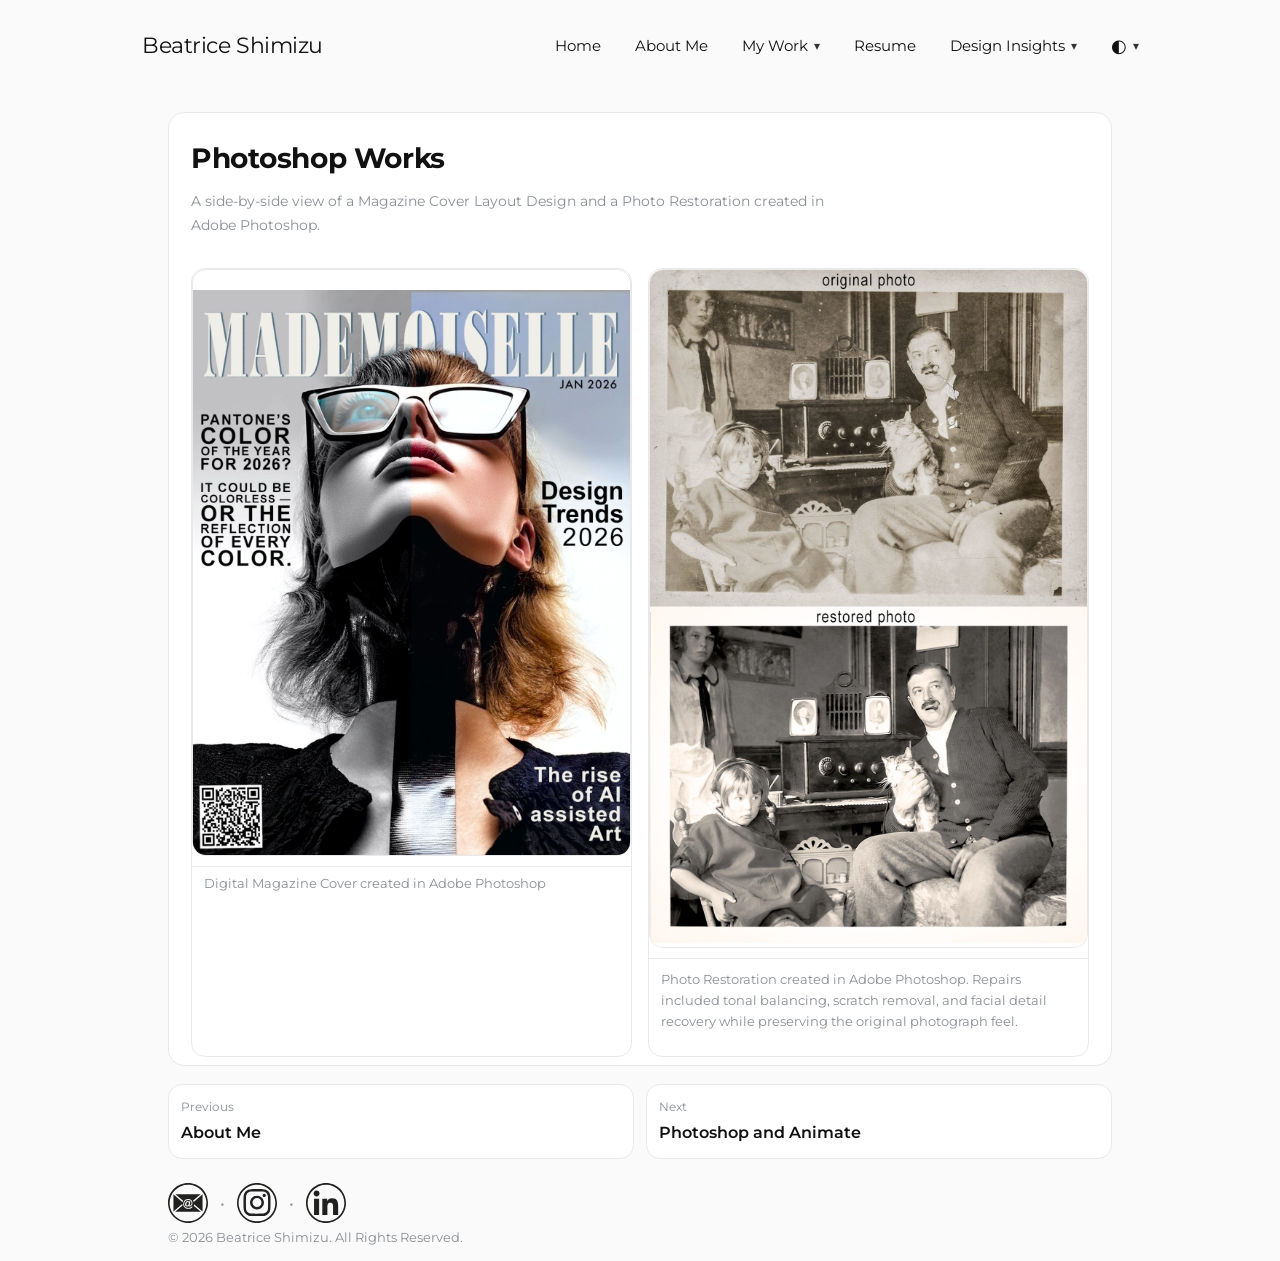
<file: portfolio-1.html>
﻿<!doctype html>
<html lang="en">
<head>
  <meta charset="utf-8">
  <meta name="viewport" content="width=device-width, initial-scale=1">
  <title>Beatrice Shimizu — Portfolio 1</title>
  <link rel="preconnect" href="https://fonts.googleapis.com">
  <link rel="preconnect" href="https://fonts.gstatic.com" crossorigin>
  <link rel="stylesheet" href="styles/site.css">
  <link rel="stylesheet" href="styles/showcase.css">
</head>

<body>

<header class="site-header">
  <div class="wrapper">
    <div class="profile">
      <div class="profile-info"></div>
      <p class="site-name">Beatrice Shimizu</p>
    </div>

    <nav class="site-nav" aria-label="Primary">
  <ul class="nav-list">
    <li class="nav-item"><a href="index.html">Home</a></li>
    <li class="nav-item"><a href="about-me.html">About Me</a></li>

    <li class="nav-item has-dropdown">
      <a href="portfolio-1.html">My Work <span class="chev" aria-hidden="true">▾</span></a>
      <ul class="dropdown">
        <li><a href="portfolio-1.html" aria-current="page">Portfolio 1</a></li>
        <li><a href="portfolio-2.html">Portfolio 2</a></li>
        <li><a href="portfolio-3.html">Portfolio 3</a></li>
        <li><a href="portfolio-4.html">Portfolio 4</a></li>
      </ul>
    </li>

    <li class="nav-item"><a href="resume.html">Resume</a></li>

    <li class="nav-item has-dropdown">
      <a href="color-theory-overview.html">Design Insights <span class="chev" aria-hidden="true">▾</span></a>
      <ul class="dropdown">
        <li><a href="color-theory-overview.html">Color Theory Overview</a></li>
        <li><a href="color-themes.html">Color Themes</a></li>
        <li><a href="color-theory-article.html">Color Theory Article</a></li>
        <li><a href="typography-overview.html">Typography Overview</a></li>
        <li><a href="font-types-article.html">Font Types Article</a></li>
        <li><a href="typography-article.html">Typography Article</a></li>
      </ul>
    </li>
  </ul>
</nav>
  </div>
</header>

<main class="container portfolio-1-page">

  <section class="card">
    <h2>Photoshop Works</h2>
    <p class="subtitle">A side-by-side view of a Magazine Cover Layout Design and a Photo Restoration created in Adobe Photoshop.</p>

    <div class="media-grid">
      <figure class="figure">
        <div class="media">
          <img src="images/digital-magazine-cover-1200.jpg" alt="Digital Magazine Cover design" loading="lazy" decoding="async">
        </div>
        <figcaption class="caption">Digital Magazine Cover created in Adobe Photoshop</figcaption>
      </figure>

      <figure class="figure restoration-figure">
        <div class="media">
          <img src="images/photo-restoration-1200.jpg" alt="Photo restoration before and after" loading="lazy" decoding="async">
        </div>
        <figcaption class="caption">Photo Restoration created in Adobe Photoshop. Repairs included tonal balancing, scratch removal, and facial detail recovery while preserving the original photograph feel.</figcaption>
      </figure>
    </div>
  </section>

  <section class="project-nav" aria-label="Project navigation">
    <a href="about-me.html">
      <span class="label">Previous</span>
      <span class="title">About Me</span>
    </a>
    <a href="portfolio-2.html">
      <span class="label">Next</span>
      <span class="title">Photoshop and Animate</span>
    </a>
  </section>

</main>

<footer class="site-footer">
  <div class="container">
    <div class="footer-links">
      <a href="mailto:beatrice.shimizu@gmail.com" aria-label="Email Link">
    <img src="images/mail%20icon.svg" alt="Email Me" width="40" height="40"> </a>
       <span aria-hidden="true"> • </span>
      <a href="https://www.instagram.com/beatrice_shimizu/?hl=en" target="_blank" rel="noreferrer noopener" aria-label="Instagram Profile">
    <img src="images/insta%20icon.svg" alt="Instagram" width="40" height="40"> </a>
       <span aria-hidden="true"> • </span>
      <a href="https://www.linkedin.com/in/beatrice-shimizu-a17a1414/" target="_blank" rel="noreferrer noopener" aria-label="LinkedIn Profile">
    <img src="images/linked%20in%20icon.svg" alt="LinkedIn" width="40" height="40"> </a>
    </div>

  <small>© 2026 Beatrice Shimizu. All Rights Reserved.</small>
</div>
</footer>

  <script src="scripts/theme-preferences.js" defer></script>
</body>
</html>
</file>
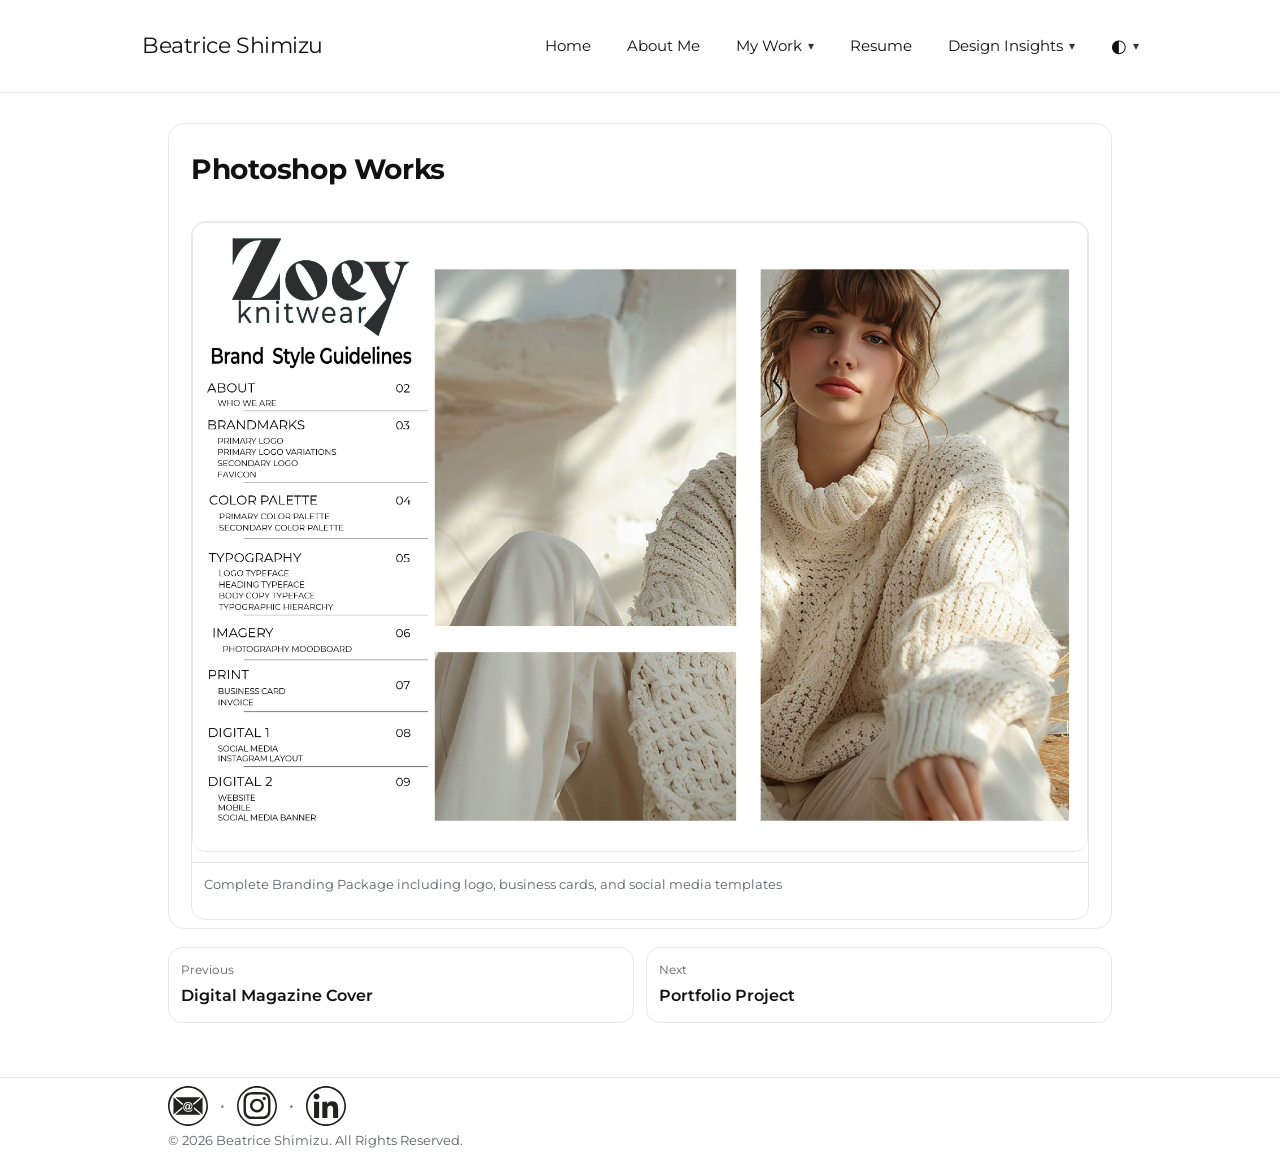
<file: portfolio-2.html>
﻿<!doctype html>
<html lang="en">
  <head>
    <meta charset="utf-8">
    <meta name="viewport" content="width=device-width, initial-scale=1">
    <title>Beatrice Shimizu — Portfolio Branding Package</title>
    <link rel="preconnect" href="https://fonts.googleapis.com">
    <link rel="preconnect" href="https://fonts.gstatic.com" crossorigin>
    <link rel="stylesheet" href="styles/site.css">
    <link rel="stylesheet" href="styles/showcase.css">
    <link rel="stylesheet" href="styles/sitewide.css">
  </head>

  <body>
    <header class="site-header">
      <div class="wrapper">
        <div class="profile">
          <div class="profile-info"></div>
          <p class="site-name">Beatrice Shimizu</p>
        </div>

        <nav class="site-nav" aria-label="Primary">
  <ul class="nav-list">
    <li class="nav-item"><a href="index.html">Home</a></li>
    <li class="nav-item"><a href="about-me.html">About Me</a></li>

    <li class="nav-item has-dropdown">
      <a href="portfolio-1.html">My Work <span class="chev" aria-hidden="true">▾</span></a>
      <ul class="dropdown">
        <li><a href="portfolio-1.html">Portfolio 1</a></li>
        <li><a href="portfolio-2.html" aria-current="page">Portfolio 2</a></li>
        <li><a href="portfolio-3.html">Portfolio 3</a></li>
        <li><a href="portfolio-4.html">Portfolio 4</a></li>
      </ul>
    </li>

    <li class="nav-item"><a href="resume.html">Resume</a></li>

    <li class="nav-item has-dropdown">
      <a href="color-theory-overview.html">Design Insights <span class="chev" aria-hidden="true">▾</span></a>
      <ul class="dropdown">
        <li><a href="color-theory-overview.html">Color Theory Overview</a></li>
        <li><a href="color-themes.html">Color Themes</a></li>
        <li><a href="color-theory-article.html">Color Theory Article</a></li>
        <li><a href="typography-overview.html">Typography Overview</a></li>
        <li><a href="font-types-article.html">Font Types Article</a></li>
        <li><a href="typography-article.html">Typography Article</a></li>
      </ul>
    </li>
  </ul>
</nav>
      </div>
    </header>

    <main class="container portfolio-2-page">
      <section class="card">
        <h2>Photoshop Works</h2>

        <div class="media-grid">
          <figure class="figure">
            <div class="media">
              <img
                src="images/branding%20package-1.jpg"
                alt="Branding Package"
                loading="lazy"
                decoding="async"
              >
            </div>
            <figcaption class="caption">
              Complete Branding Package including logo, business cards, and social media templates
            </figcaption>
          </figure>
        </div>
      </section>

      <section class="project-nav" aria-label="Project navigation">
        <a href="portfolio-1.html">
          <span class="label">Previous</span>
          <span class="title">Digital Magazine Cover</span>
        </a>
        <a href="portfolio-3.html">
          <span class="label">Next</span>
          <span class="title">Portfolio Project</span>
        </a>
      </section>
    </main>

<footer class="site-footer">
  <div class="container">
    <div class="footer-links">
      <a href="mailto:beatrice.shimizu@gmail.com" aria-label="Email Link">
    <img src="images/mail%20icon.svg" alt="Email Me" width="40" height="40"> </a>
       <span aria-hidden="true"> • </span>
      <a href="https://www.instagram.com/beatrice_shimizu/?hl=en" target="_blank" rel="noreferrer noopener" aria-label="Instagram Profile">
    <img src="images/insta%20icon.svg" alt="Instagram" width="40" height="40"> </a>
       <span aria-hidden="true"> • </span>
      <a href="https://www.linkedin.com/in/beatrice-shimizu-a17a1414/" target="_blank" rel="noreferrer noopener" aria-label="LinkedIn Profile">
    <img src="images/linked%20in%20icon.svg" alt="LinkedIn" width="40" height="40"> </a>
    </div>

  <small>© 2026 Beatrice Shimizu. All Rights Reserved.</small>
</div>
</footer>
  <script src="scripts/theme-preferences.js" defer></script>
</body>
</html>
</file>
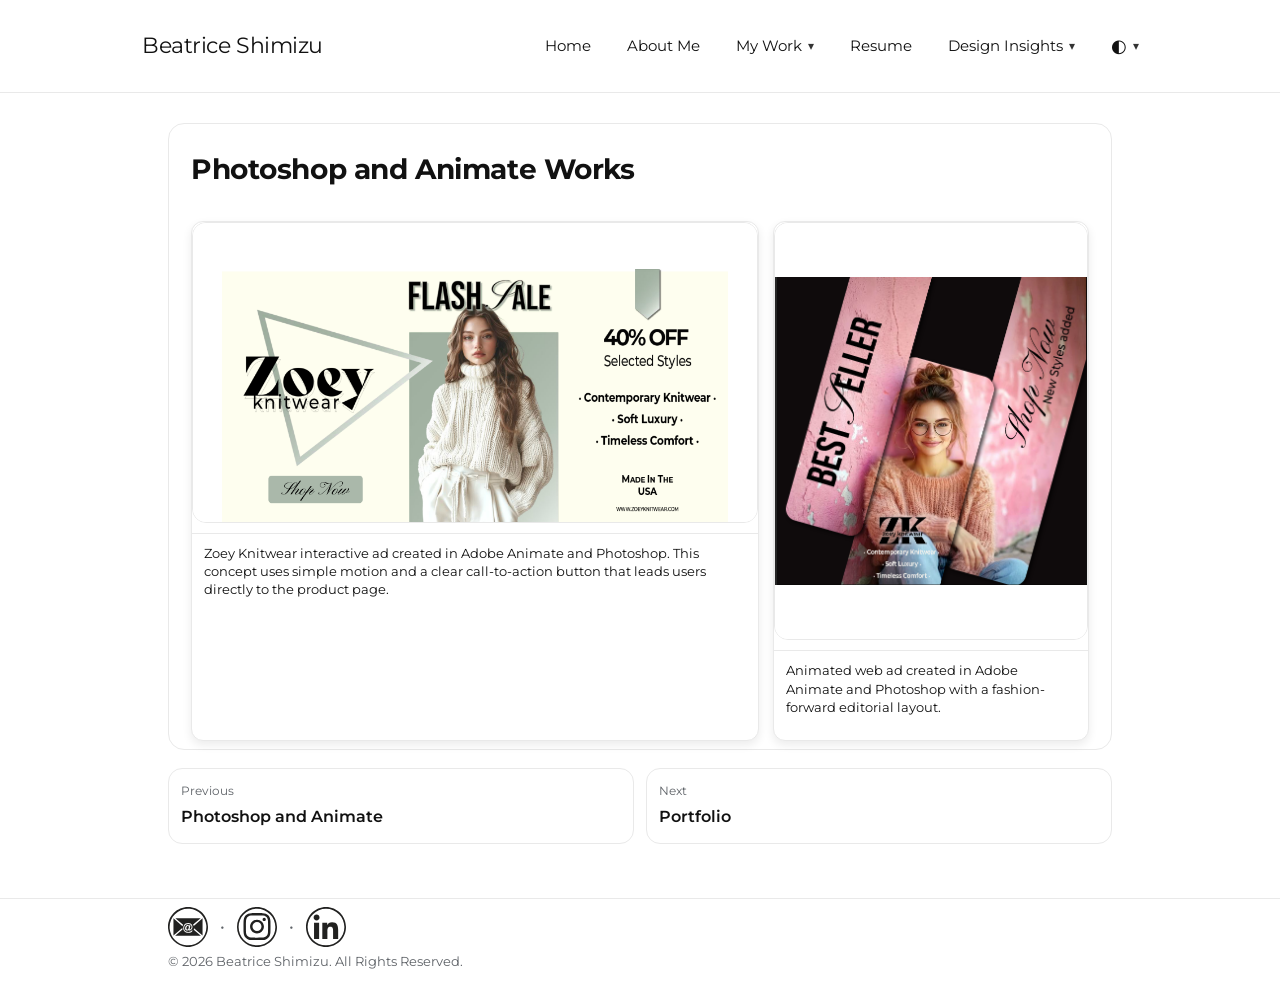
<file: portfolio-3.html>
﻿<!doctype html>
<html lang="en">
<head>
  <meta charset="utf-8">
  <meta name="viewport" content="width=device-width, initial-scale=1">
  <title>Beatrice Shimizu — Portfolio 3</title>
  <link rel="preconnect" href="https://fonts.googleapis.com">
  <link rel="preconnect" href="https://fonts.gstatic.com" crossorigin>
  <link rel="stylesheet" href="styles/site.css">
  <link rel="stylesheet" href="styles/showcase.css">
  <link rel="stylesheet" href="styles/sitewide.css">
</head>

<body>

<header class="site-header">
  <div class="wrapper">
    <div class="profile">
      <div class="profile-info"></div>
      <p class="site-name">Beatrice Shimizu</p>
    </div>

    <nav class="site-nav" aria-label="Primary">
  <ul class="nav-list">
    <li class="nav-item"><a href="index.html">Home</a></li>
    <li class="nav-item"><a href="about-me.html">About Me</a></li>

    <li class="nav-item has-dropdown">
      <a href="portfolio-1.html">My Work <span class="chev" aria-hidden="true">▾</span></a>
      <ul class="dropdown">
        <li><a href="portfolio-1.html">Portfolio 1</a></li>
        <li><a href="portfolio-2.html">Portfolio 2</a></li>
        <li><a href="portfolio-3.html" aria-current="page">Portfolio 3</a></li>
        <li><a href="portfolio-4.html">Portfolio 4</a></li>
      </ul>
    </li>

    <li class="nav-item"><a href="resume.html">Resume</a></li>

    <li class="nav-item has-dropdown">
      <a href="color-theory-overview.html">Design Insights <span class="chev" aria-hidden="true">▾</span></a>
      <ul class="dropdown">
        <li><a href="color-theory-overview.html">Color Theory Overview</a></li>
        <li><a href="color-themes.html">Color Themes</a></li>
        <li><a href="color-theory-article.html">Color Theory Article</a></li>
        <li><a href="typography-overview.html">Typography Overview</a></li>
        <li><a href="font-types-article.html">Font Types Article</a></li>
        <li><a href="typography-article.html">Typography Article</a></li>
      </ul>
    </li>
  </ul>
</nav>
  </div>
</header>

<main class="container portfolio-3-page">
      <section class="card">
        <h2>Photoshop and Animate Works</h2>

        <div class="media-grid">
          <figure class="figure">
            <div class="media">
              <img
                src="images/Zoey%20Knitwear%20Interactive%20ad.png"
                alt="Zoey Knitwear Interactive Ad"
                loading="lazy"
                decoding="async"
              >
            </div>
            <figcaption class="caption">
              Zoey Knitwear interactive ad created in Adobe Animate and Photoshop. This concept uses simple motion and a clear call-to-action button that leads users directly to the product page.
            </figcaption>
          </figure>

          <figure class="figure">
            <div class="media">
              <img
                src="images/animated%20web%20ad.png"
                alt="Animated Web Ad"
                loading="lazy"
                decoding="async"
              >
            </div>
            <figcaption class="caption">Animated web ad created in Adobe Animate and Photoshop with a fashion-forward editorial layout.</figcaption>
          </figure>
         </div>
      </section>

  <section class="project-nav" aria-label="Project navigation">
    <a href="portfolio-2.html">
      <span class="label">Previous</span>
      <span class="title">Photoshop and Animate</span>
    </a>
    <a href="portfolio-4.html">
      <span class="label">Next</span>
      <span class="title">Portfolio</span>
    </a>
  </section>

</main>

<footer class="site-footer">
  <div class="container">
    <div class="footer-links">
      <a href="mailto:beatrice.shimizu@gmail.com" aria-label="Email Link">
    <img src="images/mail%20icon.svg" alt="Email Me" width="40" height="40"> </a>
       <span aria-hidden="true"> • </span>
      <a href="https://www.instagram.com/beatrice_shimizu/?hl=en" target="_blank" rel="noreferrer noopener" aria-label="Instagram Profile">
    <img src="images/insta%20icon.svg" alt="Instagram" width="40" height="40"> </a>
       <span aria-hidden="true"> • </span>
      <a href="https://www.linkedin.com/in/beatrice-shimizu-a17a1414/" target="_blank" rel="noreferrer noopener" aria-label="LinkedIn Profile">
    <img src="images/linked%20in%20icon.svg" alt="LinkedIn" width="40" height="40"> </a>
    </div>

  <small>© 2026 Beatrice Shimizu. All Rights Reserved.</small>
</div>
</footer>
  <script src="scripts/theme-preferences.js" defer></script>
</body>
</html>
</file>
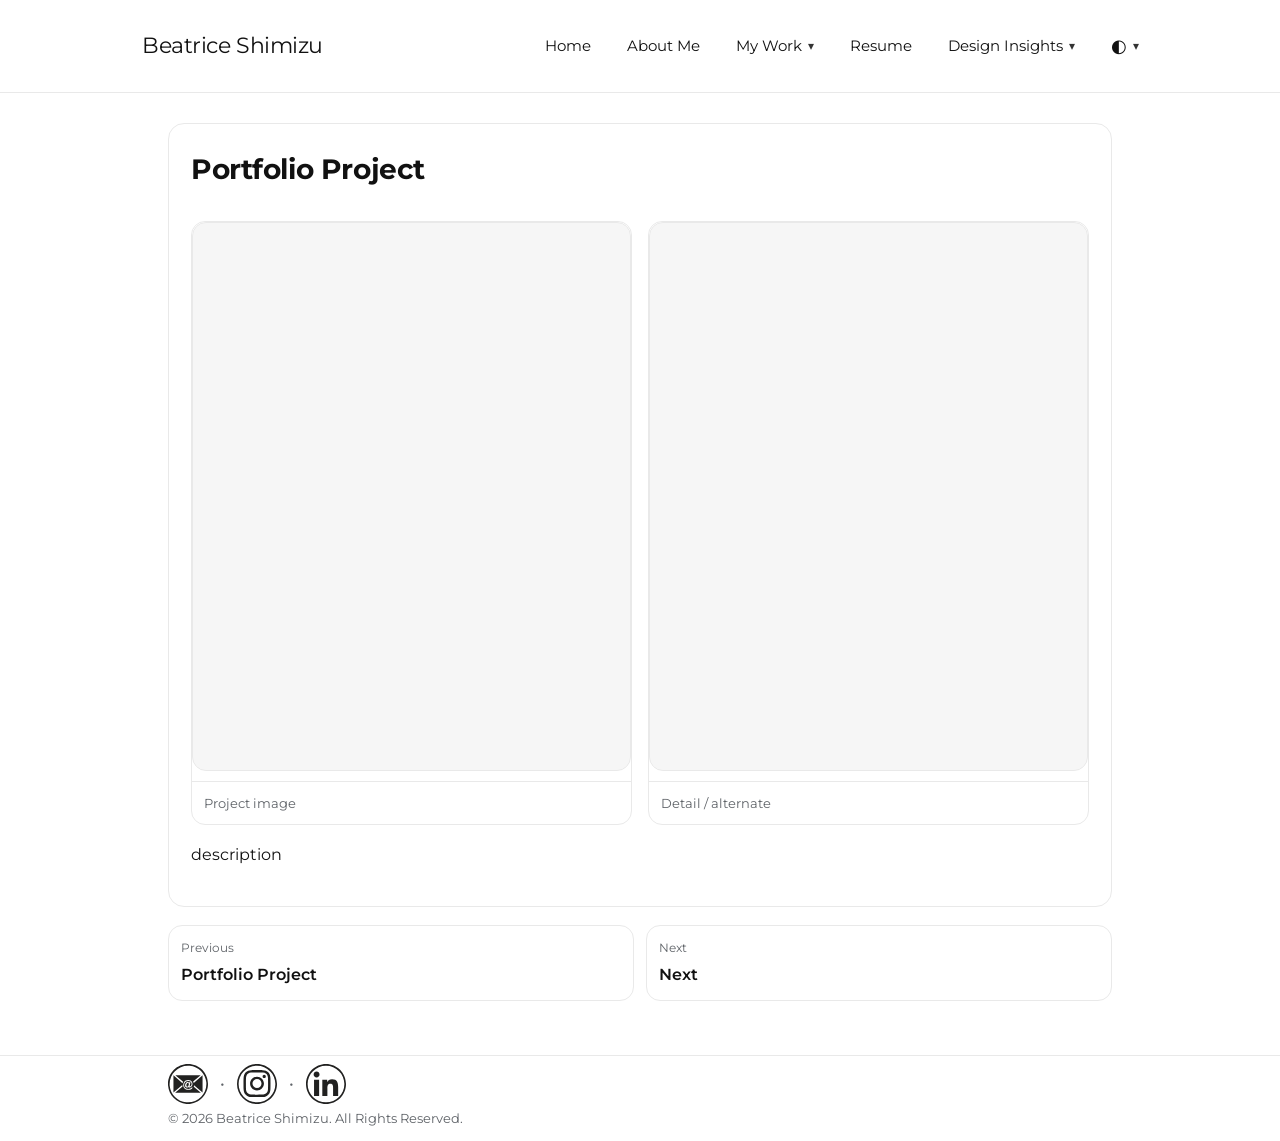
<file: portfolio-4.html>
﻿<!doctype html>
<html lang="en">
<head>
  <meta charset="utf-8">
  <meta name="viewport" content="width=device-width, initial-scale=1">
  <title>Beatrice Shimizu — Portfolio 4</title>
  <link rel="preconnect" href="https://fonts.googleapis.com">
  <link rel="preconnect" href="https://fonts.gstatic.com" crossorigin>
  <link rel="stylesheet" href="styles/site.css">
    <link rel="stylesheet" href="styles/showcase.css">
      <link rel="stylesheet" href="styles/sitewide.css">
</head>

<body>

<header class="site-header">
  <div class="wrapper">
    <div class="profile">
      <div class="profile-info"></div>
      <p class="site-name">Beatrice Shimizu</p>
    </div>

    <nav class="site-nav" aria-label="Primary">
  <ul class="nav-list">
    <li class="nav-item"><a href="index.html">Home</a></li>
    <li class="nav-item"><a href="about-me.html">About Me</a></li>

    <li class="nav-item has-dropdown">
      <a href="portfolio-1.html">My Work <span class="chev" aria-hidden="true">▾</span></a>
      <ul class="dropdown">
        <li><a href="portfolio-1.html">Portfolio 1</a></li>
        <li><a href="portfolio-2.html">Portfolio 2</a></li>
        <li><a href="portfolio-3.html">Portfolio 3</a></li>
        <li><a href="portfolio-4.html" aria-current="page">Portfolio 4</a></li>
      </ul>
    </li>

    <li class="nav-item"><a href="resume.html">Resume</a></li>

    <li class="nav-item has-dropdown">
      <a href="color-theory-overview.html">Design Insights <span class="chev" aria-hidden="true">▾</span></a>
      <ul class="dropdown">
        <li><a href="color-theory-overview.html">Color Theory Overview</a></li>
        <li><a href="color-themes.html">Color Themes</a></li>
        <li><a href="color-theory-article.html">Color Theory Article</a></li>
        <li><a href="typography-overview.html">Typography Overview</a></li>
        <li><a href="font-types-article.html">Font Types Article</a></li>
        <li><a href="typography-article.html">Typography Article</a></li>
      </ul>
    </li>
  </ul>
</nav>
  </div>
</header>

<main class="container portfolio-4-page">

  <section class="card">
    <h2>Portfolio Project</h2>

    <div class="media-grid">
      <figure class="figure">
        <div class="media"></div>
        <figcaption class="caption">Project image</figcaption>
      </figure>

      <figure class="figure">
        <div class="media"></div>
        <figcaption class="caption">Detail / alternate</figcaption>
      </figure>
    </div>

    <p>
      description
    </p>
  </section>

  <section class="project-nav" aria-label="Project navigation">
    <a href="portfolio-3.html">
      <span class="label">Previous</span>
      <span class="title">Portfolio Project</span>
    </a>
    <a href="portfolio-1.html">
      <span class="label">Next</span>
      <span class="title">Next</span>
    </a>
  </section>

</main>

<footer class="site-footer">
  <div class="container">
    <div class="footer-links">
      <a href="mailto:beatrice.shimizu@gmail.com" aria-label="Email Link">
    <img src="images/mail%20icon.svg" alt="Email Me" width="40" height="40"> </a>
       <span aria-hidden="true"> • </span>
      <a href="https://www.instagram.com/beatrice_shimizu/?hl=en" target="_blank" rel="noreferrer noopener" aria-label="Instagram Profile">
    <img src="images/insta%20icon.svg" alt="Instagram" width="40" height="40"> </a>
       <span aria-hidden="true"> • </span>
      <a href="https://www.linkedin.com/in/beatrice-shimizu-a17a1414/" target="_blank" rel="noreferrer noopener" aria-label="LinkedIn Profile">
    <img src="images/linked%20in%20icon.svg" alt="LinkedIn" width="40" height="40"> </a>
    </div>

  <small>© 2026 Beatrice Shimizu. All Rights Reserved.</small>
</div>
</footer>
  <script src="scripts/theme-preferences.js" defer></script>
</body>
</html>
</file>
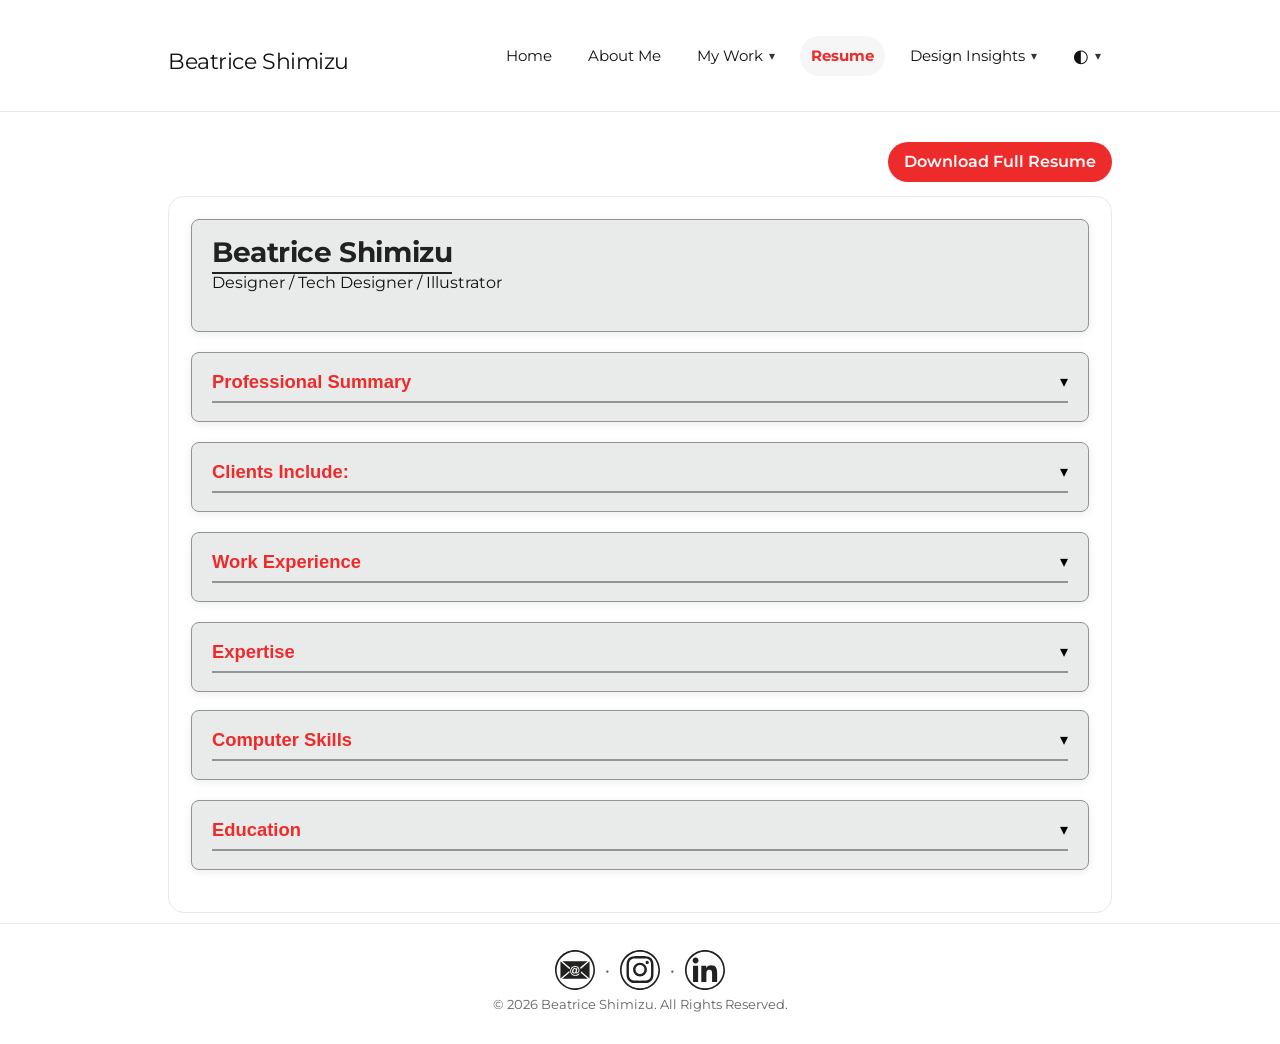
<file: resume.html>
﻿<!doctype html>
<html lang="en">
<head>
  <meta charset="utf-8">
  <meta name="viewport" content="width=device-width, initial-scale=1">
  <title>Beatrice Shimizu — Resume</title>
  <link rel="preconnect" href="https://fonts.googleapis.com">
  <link rel="preconnect" href="https://fonts.gstatic.com" crossorigin>
  <link href="https://fonts.googleapis.com/css2?family=Montserrat:wght@300;400;500;600&display=swap" rel="stylesheet">
  <link rel="stylesheet" href="styles/site.css">
  <link rel="stylesheet" href="styles/resume.css">
  <link rel="stylesheet" href="styles/sitewide.css">
</head>
<body>
<header class="site-header">
  <div class="container header-inner">
    <div class="brand">
      <p class="site-name">Beatrice Shimizu</p>
    </div>

    
    <nav class="site-nav" aria-label="Primary">
  <ul class="nav-list">
    <li class="nav-item"><a href="index.html">Home</a></li>
    <li class="nav-item"><a href="about-me.html">About Me</a></li>

    <li class="nav-item has-dropdown">
      <a href="portfolio-1.html">My Work <span class="chev" aria-hidden="true">▾</span></a>
      <ul class="dropdown">
        <li><a href="portfolio-1.html">Portfolio 1</a></li>
        <li><a href="portfolio-2.html">Portfolio 2</a></li>
        <li><a href="portfolio-3.html">Portfolio 3</a></li>
        <li><a href="portfolio-4.html">Portfolio 4</a></li>
      </ul>
    </li>

    <li class="nav-item"><a href="resume.html" aria-current="page">Resume</a></li>

    <li class="nav-item has-dropdown">
      <a href="color-theory-overview.html">Design Insights <span class="chev" aria-hidden="true">▾</span></a>
      <ul class="dropdown">
        <li><a href="color-theory-overview.html">Color Theory Overview</a></li>
        <li><a href="color-themes.html">Color Themes</a></li>
        <li><a href="color-theory-article.html">Color Theory Article</a></li>
        <li><a href="typography-overview.html">Typography Overview</a></li>
        <li><a href="font-types-article.html">Font Types Article</a></li>
        <li><a href="typography-article.html">Typography Article</a></li>
      </ul>
    </li>
  </ul>
</nav>
  </div>
</header>
<main class="container">
  <div class="resume-cta-row">
    <a class="resume-download-btn" href="https://indd.adobe.com/view/77c7edc3-7a5c-421d-ab00-d18dabd2a2d5" target="_blank" rel="noreferrer noopener">Download Full Resume</a>
  </div>

<section class="card">
  <header>
    <h2>Beatrice Shimizu</h2>
    <p>Designer / Tech Designer / Illustrator</p>
  </header>

  <section class="section collapse-card">
    <button class="collapse-toggle" type="button" id="resume-toggle-summary" aria-expanded="false" aria-controls="resume-panel-summary">
      <span class="collapse-title">Professional Summary</span>
      <span class="collapse-icon" aria-hidden="true">▾</span>
    </button>
    <div class="collapse-content" id="resume-panel-summary" role="region" aria-labelledby="resume-toggle-summary" hidden>
      <p>
        A multidisciplinary and versatile fashion design professional, thoroughly knowledgeable in both the creative
        and technical aspect of fashion design and product development. Experienced in managing the complete
        design process from concept to delivery. Excellent ability to identify target markets and deliver on
        emerging trends.
      </p>
    </div>
  </section>

  <section class="section collapse-card">
    <button class="collapse-toggle" type="button" id="resume-toggle-clients" aria-expanded="false" aria-controls="resume-panel-clients">
      <span class="collapse-title">Clients Include:</span>
      <span class="collapse-icon" aria-hidden="true">▾</span>
    </button>
    <div class="collapse-content" id="resume-panel-clients" role="region" aria-labelledby="resume-toggle-clients" hidden>
      <ul>
        <li>37 Orchard - Sweaters / Knitwear</li>
        <li>Karl Lagerfeld (GIII) - Sweaters / C&amp;S Knits</li>
        <li>Skylark Cashmere - Sweaters</li>
        <li>Ann Inc. - Loft Division-Sweaters / C&amp;S Knits</li>
        <li>Ralph Lauren - Lauren Division-Sweaters / C&amp;S Knits/Wovens</li>
        <li>CK KnitS (GIII) - Sweaters / C&amp;S Knits</li>
        <li>Addition-Elle - Plus Size Sportswear</li>
        <li>Hanover Direct, Cullen, RXB, After the Rain, LF USA</li>
      </ul>
    </div>
  </section>

  <section class="section collapse-card">
    <button class="collapse-toggle" type="button" id="resume-toggle-work" aria-expanded="false" aria-controls="resume-panel-work">
      <span class="collapse-title">Work Experience</span>
      <span class="collapse-icon" aria-hidden="true">▾</span>
    </button>
    <div class="collapse-content" id="resume-panel-work" role="region" aria-labelledby="resume-toggle-work" hidden>
      <h3 class="job-title">Pacific Group NY, LLC</h3>
      <h4 class="subtitle">Senior Designer / Product Development - 2011-Present</h4>
      <ul>
        <li>Design and technical design for lingerie, shapewear, pajamas (Women, Junior, Plus)</li>
        <li>Develop tech packs, patterns, fittings, grading, embroideries, prints, packaging</li>
        <li>Designed licensed adult costumes for film and television</li>
        <li>Projects included: Black Swan, Burlesque, Big Bang Theory, Disney, Marvel, DC</li>
      </ul>
      <h3 class="job-title">Party City Holdings (PCHI)</h3>
      <h4 class="subtitle">Tech Designer - 2024-2025</h4>
      <ul>
        <li>Tech packs from SMS to production</li>
        <li>Fittings, grading, pattern corrections</li>
        <li>Licensed costume development for major studios</li>
      </ul>

      <h3 class="job-title">American Knitworks / Babette Ballinger</h3>
      <h4 class="subtitle">Senior Designer / Tech Designer - 2006-2011</h4>
      <ul>
        <li>Designed five seasonal sweater collections annually</li>
        <li>Created mood boards, stitch development, jacquards, embroidery layouts</li>
        <li>Private label programs for Bloomingdale's, Saks, Nordstrom, Macy's, J. Jill</li>
      </ul>

      <h3>Previous Roles</h3>
      <ul>
        <li>Rafaella Sportswear — Senior Designer</li>
        <li>Antilia Femme — Senior Designer / Tech Designer</li>
        <li>Star City Sportswear — Designer / Illustrator / CAD Artist</li>
      </ul>
    </div>
  </section>

  <section class="section two-col">
    <div class="collapse-card">
      <button class="collapse-toggle" type="button" id="resume-toggle-expertise" aria-expanded="false" aria-controls="resume-panel-expertise">
        <span class="collapse-title">Expertise</span>
        <span class="collapse-icon" aria-hidden="true">▾</span>
      </button>
      <div class="collapse-content" id="resume-panel-expertise" role="region" aria-labelledby="resume-toggle-expertise" hidden>
        <ul>
          <li>Design & Illustration</li>
          <li>Tech Design / Tech Packs</li>
          <li>Trend Research</li>
          <li>Merchandising</li>
          <li>Mood & Concept Boards</li>
          <li>Branding</li>
          <li>Web Design</li>
          <li>Animation</li>
        </ul>
      </div>
    </div>

    <div class="collapse-card">
      <button class="collapse-toggle" type="button" id="resume-toggle-skills" aria-expanded="false" aria-controls="resume-panel-skills">
        <span class="collapse-title">Computer Skills</span>
        <span class="collapse-icon" aria-hidden="true">▾</span>
      </button>
      <div class="collapse-content" id="resume-panel-skills" role="region" aria-labelledby="resume-toggle-skills" hidden>
        <ul>
          <li>Adobe Photoshop</li>
          <li>Adobe Illustrator</li>
          <li>Adobe Animate</li>
          <li>Adobe InDesign</li>
          <li>Adobe Acrobat</li>
          <li>Adobe Fresco & Procreate (iPad)</li>
          <li>Web PDM / PLM</li>
          <li>Microsoft Office Suite</li>
          <li>PC & Mac</li>
        </ul>
      </div>
    </div>
  </section>

  <section class="section collapse-card">
    <button class="collapse-toggle" type="button" id="resume-toggle-education" aria-expanded="false" aria-controls="resume-panel-education">
      <span class="collapse-title">Education</span>
      <span class="collapse-icon" aria-hidden="true">▾</span>
    </button>
    <div class="collapse-content" id="resume-panel-education" role="region" aria-labelledby="resume-toggle-education" hidden>
      <ul>
        <li>Fashion Institute of Technology — New York, NY</li>
        <li>The School of Fashion Design — Boston, MA</li>
        <li>Parsons School of Design — New York, NY</li>
      </ul>
    </div>
  </section>
</section>

  </main>

<footer class="site-footer">
  <div class="container">
    <div class="footer-links">
      <a href="mailto:beatrice.shimizu@gmail.com" aria-label="Email Link">
    <img src="images/mail%20icon.svg" alt="Email Me" width="40" height="40"> </a>
       <span aria-hidden="true"> • </span>
      <a href="https://www.instagram.com/beatrice_shimizu/?hl=en" target="_blank" rel="noreferrer noopener" aria-label="Instagram Profile">
    <img src="images/insta%20icon.svg" alt="Instagram" width="40" height="40"> </a>
       <span aria-hidden="true"> • </span>
      <a href="https://www.linkedin.com/in/beatrice-shimizu-a17a1414/" target="_blank" rel="noreferrer noopener" aria-label="LinkedIn Profile">
    <img src="images/linked%20in%20icon.svg" alt="LinkedIn" width="40" height="40"> </a>
    </div>


  <small>© 2026 Beatrice Shimizu. All Rights Reserved.</small>
</div>
</footer>
<script src="scripts/resume.js"></script>
  <script src="scripts/theme-preferences.js" defer></script>
</body>
</html>
</file>
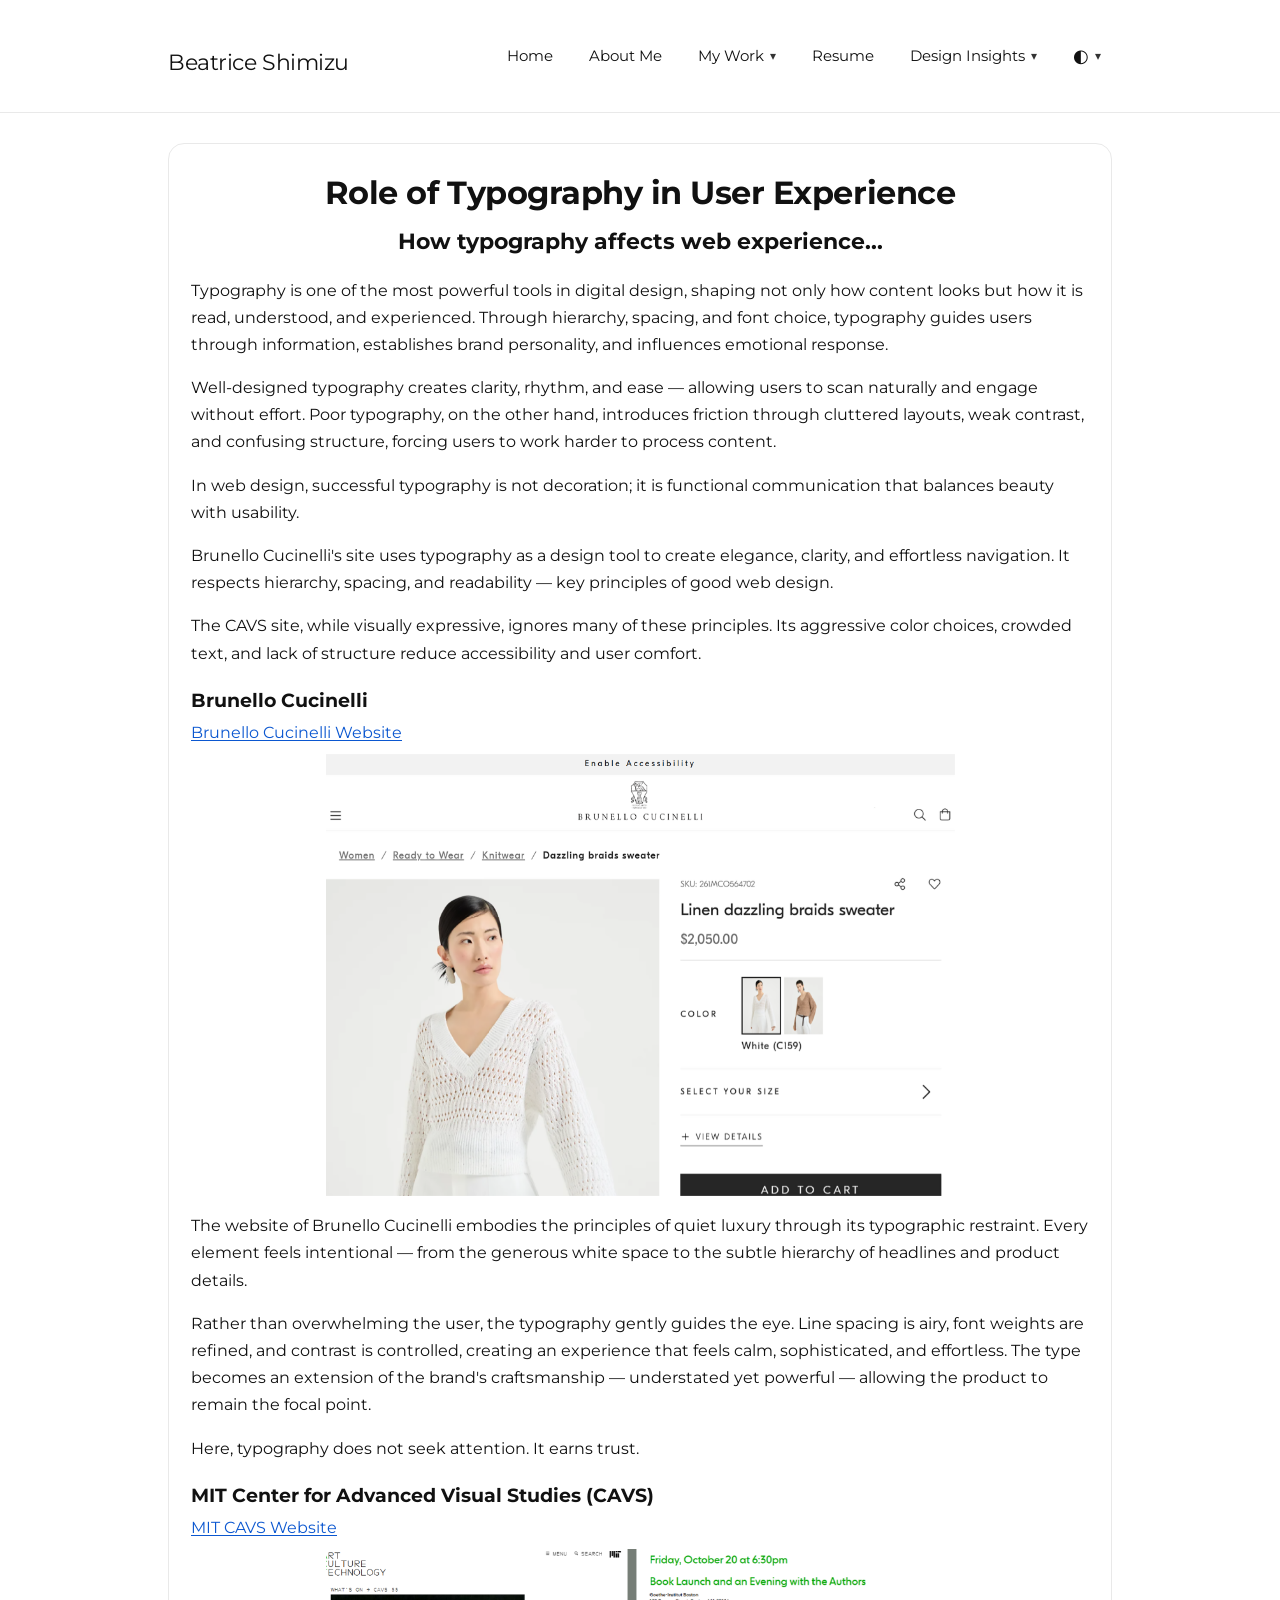
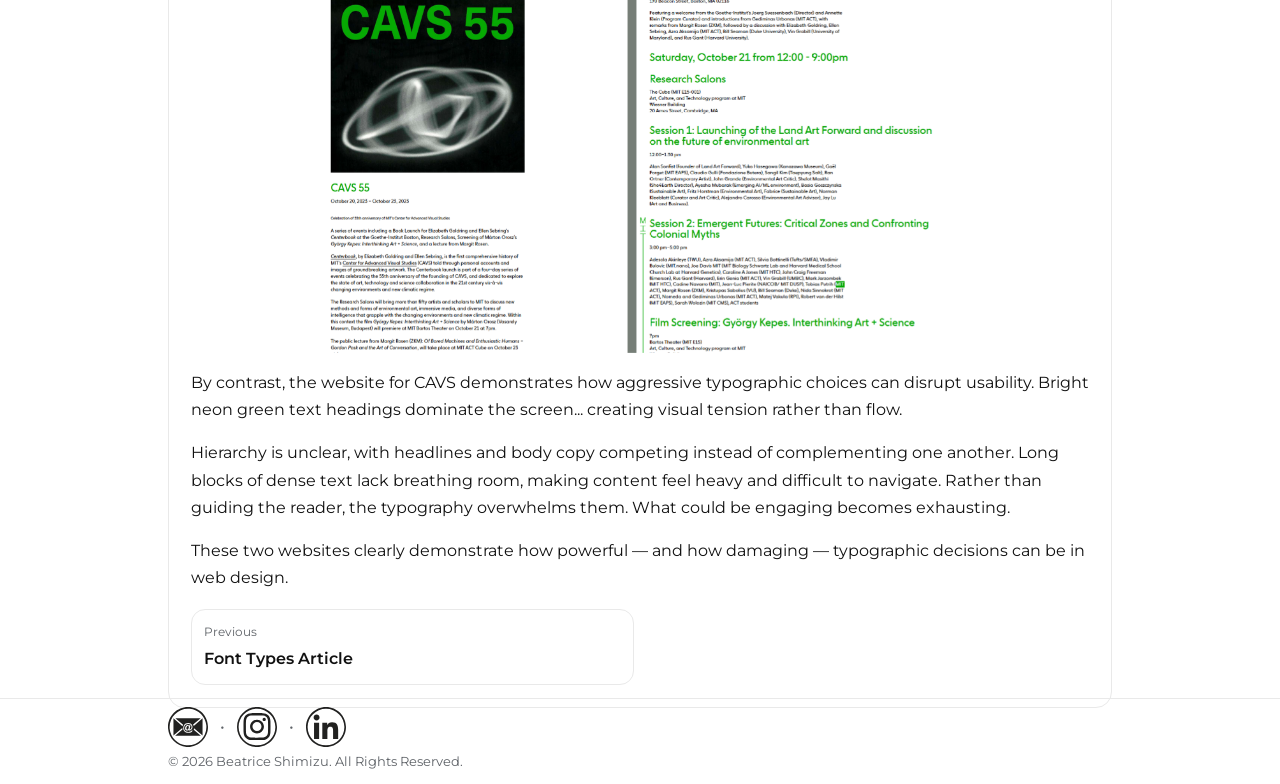
<file: typography-article.html>
﻿<!doctype html>
<html lang="en">
<head>
  <meta charset="utf-8">
  <meta name="viewport" content="width=device-width, initial-scale=1">
  <title>Design Insights — Typography Article</title>
  <link rel="stylesheet" href="styles/site.css">
  <link rel="stylesheet" href="styles/color-and-type.css">
   <link rel="stylesheet" href="styles/sitewide.css">

</head>
<body>

<header class="site-header">
  <div class="container">
    <div class="brand">
      <p class="site-name">Beatrice Shimizu</p>
    </div>

<nav class="site-nav" aria-label="Primary">
  <ul class="nav-list">
    <li class="nav-item"><a href="index.html">Home</a></li>
    <li class="nav-item"><a href="about-me.html">About Me</a></li>

    <li class="nav-item has-dropdown">
      <a href="portfolio-1.html">My Work <span class="chev" aria-hidden="true">▾</span></a>
      <ul class="dropdown">
        <li><a href="portfolio-1.html">Portfolio 1</a></li>
        <li><a href="portfolio-2.html">Portfolio 2</a></li>
        <li><a href="portfolio-3.html">Portfolio 3</a></li>
        <li><a href="portfolio-4.html">Portfolio 4</a></li>
      </ul>
    </li>

    <li class="nav-item"><a href="resume.html">Resume</a></li>

    <li class="nav-item has-dropdown">
      <a href="color-theory-overview.html">Design Insights <span class="chev" aria-hidden="true">▾</span></a>
      <ul class="dropdown">
        <li><a href="color-theory-overview.html">Color Theory Overview</a></li>
        <li><a href="color-themes.html">Color Themes</a></li>
        <li><a href="color-theory-article.html">Color Theory Article</a></li>
        <li><a href="typography-overview.html">Typography Overview</a></li>
        <li><a href="font-types-article.html">Font Types Article</a></li>
        <li><a href="typography-article.html" aria-current="page">Typography Article</a></li>
      </ul>
    </li>
  </ul>
</nav>
  </div>
</header>

<main class="container typography-article-page">
  <section class="card">
    <h2><strong>Role of Typography in User Experience</strong></h2>

    
    <h3>How typography affects web experience...</h3>

    <p>
      Typography is one of the most powerful tools in digital design, shaping not only how content looks but how it is read, understood, and experienced. 
      Through hierarchy, spacing, and font choice, typography guides users through information, establishes brand personality, and influences emotional response. 
    </p>
    <p>
      Well-designed typography creates clarity, rhythm, and ease — allowing users to scan naturally and engage without effort. Poor typography, on the other hand,
       introduces friction through cluttered layouts, weak contrast, and confusing structure, forcing users to work harder to process content.
    </p>
    <p>
      In web design, successful typography is not decoration; it is functional communication that balances beauty with usability. 
    </p>
    <p>Brunello Cucinelli's site uses typography as a design tool to create elegance, clarity, and effortless navigation. It respects hierarchy, spacing, and readability — key principles of good web design.</p>
    <p>The CAVS site, while visually expressive, ignores many of these principles. Its aggressive color choices, crowded text, and lack of structure reduce accessibility and user comfort.</p>
       
        <h3>Brunello Cucinelli</h3>
        <p class="section-link"><a href="https://shop.brunellocucinelli.com/en-us/women/ready-to-wear/knitwear/dazzling-braids-sweater-261MCO564702C159.html">Brunello Cucinelli Website</a></p>
      <img src="images/brunello%20cucinelli.png" alt="Brunello Cucinelli Website" style="max-width:70%; height:auto;">
   
  <p>The website of Brunello Cucinelli embodies the principles of quiet luxury through its typographic restraint. Every element feels 
    intentional — from the generous white space to the subtle hierarchy of headlines and product details.</p>

<p>Rather than overwhelming the user, the typography gently guides the eye. Line spacing is airy, font weights are refined, and contrast is controlled, 
  creating an experience that feels calm, sophisticated, and effortless. The type becomes an extension of the brand's craftsmanship — understated yet powerful — allowing the product to remain the focal point.</p>  
<p>Here, typography does not seek attention. It earns trust.</p>


  <h3>MIT Center for Advanced Visual Studies (CAVS)</h3>
  <p class="section-link"><a href="https://act.mit.edu/event/cavs-55">MIT CAVS Website</a></p>
  <img src="images/cavs.png" alt="MIT CAVS Website" style="max-width:70%; height:auto;">
   
  <p>By contrast, the website for CAVS demonstrates how aggressive typographic choices can disrupt usability. Bright neon green text headings dominate the screen...
     creating visual tension rather than flow.</p>

<p>Hierarchy is unclear, with headlines and body copy competing instead of complementing one another. Long blocks of dense text lack breathing room, making content feel heavy and
   difficult to navigate. Rather than guiding the reader, the typography overwhelms them. What could be engaging becomes exhausting.
</p>


 
<p>These two websites clearly demonstrate how powerful — and how damaging — typographic decisions can be in web design.</p>



    <section class="project-nav" aria-label="Design Insights navigation">
      <a href="font-types-article.html">
        <span class="label">Previous</span>
        <span class="title">Font Types Article</span>
      </a>
    </section>
  </section>
</main>

<footer class="site-footer footer-left">
  <div class="container">
    <div class="footer-links">
      <a href="mailto:beatrice.shimizu@gmail.com" aria-label="Email Link">
        <img src="images/mail%20icon.svg" alt="Email Me" width="40" height="40">
      </a>
      <span aria-hidden="true"> • </span>
      <a href="https://www.instagram.com/beatrice_shimizu/?hl=en" target="_blank" rel="noreferrer noopener" aria-label="Instagram Profile">
        <img src="images/insta%20icon.svg" alt="Instagram" width="40" height="40">
      </a>
      <span aria-hidden="true"> • </span>
      <a href="https://www.linkedin.com/in/beatrice-shimizu-a17a1414/" target="_blank" rel="noreferrer noopener" aria-label="LinkedIn Profile">
        <img src="images/linked%20in%20icon.svg" alt="LinkedIn" width="40" height="40">
      </a>
    </div>
    <small>© 2026 Beatrice Shimizu. All Rights Reserved.</small>
  </div>
</footer>
  <script src="scripts/theme-preferences.js" defer></script>
</body>
</html>
</file>
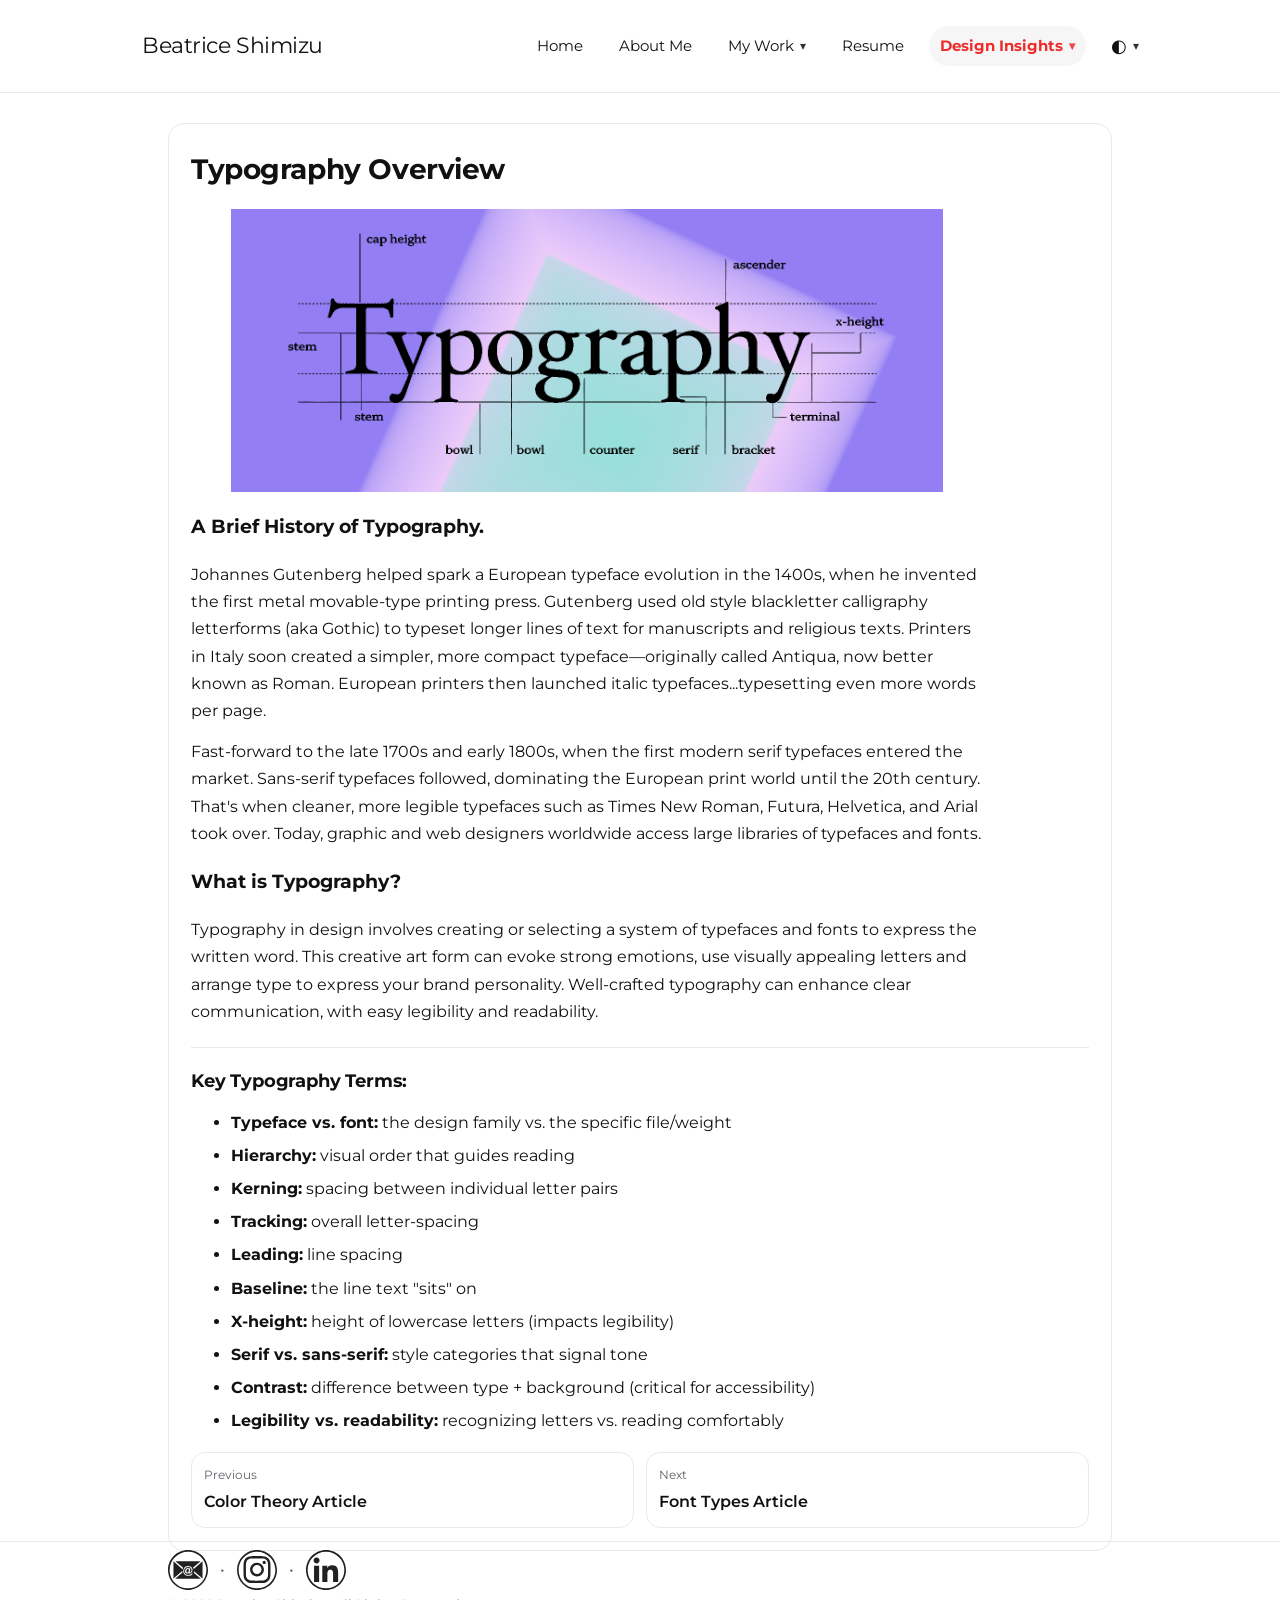
<file: typography-overview.html>
﻿<!doctype html>
<html lang="en">
<head>
  <meta charset="utf-8">
  <meta name="viewport" content="width=device-width, initial-scale=1">
  <title>Design Insights — Typography Overview</title>
  <link rel="preconnect" href="https://fonts.googleapis.com">
  <link rel="preconnect" href="https://fonts.gstatic.com" crossorigin>
  <link rel="stylesheet" href="styles/site.css">
  <link rel="stylesheet" href="styles/color-and-type.css">
  <link rel="stylesheet" href="styles/sitewide.css">
</head>
<body>

<header class="site-header">
  <div class="wrapper">
    <div class="profile">
      <div class="profile-info"></div>
      <p class="site-name">Beatrice Shimizu</p>
    </div>

    <nav class="site-nav" aria-label="Primary">
      <ul class="nav-list">
        <li class="nav-item"><a href="index.html">Home</a></li>
        <li class="nav-item"><a href="about-me.html">About Me</a></li>

        <li class="nav-item has-dropdown">
          <a href="portfolio-1.html">My Work <span class="chev" aria-hidden="true">▾</span></a>
          <ul class="dropdown">
            <li><a href="portfolio-1.html">Portfolio 1</a></li>
            <li><a href="portfolio-2.html">Portfolio 2</a></li>
            <li><a href="portfolio-3.html">Portfolio 3</a></li>
            <li><a href="portfolio-4.html">Portfolio 4</a></li>
          </ul>
        </li>

        <li class="nav-item"><a href="resume.html">Resume</a></li>

        <li class="nav-item has-dropdown">
          <a href="color-theory-overview.html" aria-current="page">Design Insights <span class="chev" aria-hidden="true">▾</span></a>
          <ul class="dropdown">
            <li><a href="color-theory-overview.html">Color Theory Overview</a></li>
            <li><a href="color-themes.html">Color Themes</a></li>
            <li><a href="color-theory-article.html">Color Theory Article</a></li>
            <li><a href="typography-overview.html" aria-current="page">Typography Overview</a></li>
            <li><a href="font-types-article.html">Font Types Article</a></li>
            <li><a href="typography-article.html">Typography Article</a></li>
          </ul>
        </li>
      </ul>
    </nav>
  </div>
</header>

<main class="container typography-overview-page">
  <section class="card overview-article">
    <header class="prose overview-intro">
      <h2>Typography Overview</h2>
      <figure class="overview-media">
        <img src="images/typography%20sketch%206.png" alt="Typography overview sketch" loading="lazy" decoding="async">
      </figure>
      <h3>A Brief History of Typography.</h3>
      
      <p>
        Johannes Gutenberg helped spark a European typeface evolution in the 1400s, when he invented the first
        metal movable-type printing press. Gutenberg used old style blackletter calligraphy letterforms (aka Gothic)
        to typeset longer lines of text for manuscripts and religious texts. Printers in Italy soon created a simpler,
        more compact typeface—originally called Antiqua, now better known as Roman.  European printers then launched
        italic typefaces...typesetting even more words per page.</p>

      <p>
        Fast-forward to the late 1700s and early 1800s, when the first modern serif typefaces entered the market.
        Sans-serif typefaces followed, dominating the European print world until the 20th century. That's when cleaner,
        more legible typefaces such as Times New Roman, Futura, Helvetica, and Arial took over. Today, graphic and web
        designers worldwide access large libraries of typefaces and fonts.</p>

        <h3>What is Typography?</h3>

        <p> Typography in design involves creating or selecting a system of typefaces and fonts to express the written word.
          This creative art form can evoke strong emotions, use visually appealing letters and arrange type to express your
          brand personality. Well-crafted typography can enhance clear communication, with easy legibility and readability.</p>
           


  
    </header>

    <section class="content-block overview-terms">
      <div class="prose">
        <h3>Key Typography Terms:</h3>
        <ul class="overview-list">
          <li><strong>Typeface vs. font:</strong> the design family vs. the specific file/weight</li>
          <li><strong>Hierarchy:</strong> visual order that guides reading</li>
          <li><strong>Kerning:</strong> spacing between individual letter pairs</li>
          <li><strong>Tracking:</strong> overall letter-spacing</li>
          <li><strong>Leading:</strong> line spacing</li>
          <li><strong>Baseline:</strong> the line text "sits" on</li>
          <li><strong>X-height:</strong> height of lowercase letters (impacts legibility)</li>
          <li><strong>Serif vs. sans-serif:</strong> style categories that signal tone</li>
          <li><strong>Contrast:</strong> difference between type + background (critical for accessibility)</li>
          <li><strong>Legibility vs. readability:</strong> recognizing letters vs. reading comfortably</li>
        </ul>
      </div>
    </section>

    <section class="project-nav" aria-label="Design Insights navigation">
      <a href="color-theory-article.html">
        <span class="label">Previous</span>
        <span class="title">Color Theory Article</span>
      </a>
      <a href="font-types-article.html">
        <span class="label">Next</span>
        <span class="title">Font Types Article</span>
      </a>
    </section>
  </section>
</main>

<footer class="site-footer">
  <div class="container">
    <div class="footer-links">
      <a href="mailto:beatrice.shimizu@gmail.com" aria-label="Email Link">
    <img src="images/mail%20icon.svg" alt="Email Me" width="40" height="40"> </a>
       <span aria-hidden="true"> • </span>
      <a href="https://www.instagram.com/beatrice_shimizu/?hl=en" target="_blank" rel="noreferrer noopener" aria-label="Instagram Profile">
    <img src="images/insta%20icon.svg" alt="Instagram" width="40" height="40"> </a>
       <span aria-hidden="true"> • </span>
      <a href="https://www.linkedin.com/in/beatrice-shimizu-a17a1414/" target="_blank" rel="noreferrer noopener" aria-label="LinkedIn Profile">
    <img src="images/linked%20in%20icon.svg" alt="LinkedIn" width="40" height="40"> </a>
    </div>

  <small>© 2026 Beatrice Shimizu. All Rights Reserved.</small>
</div>
</footer>
  <script src="scripts/theme-preferences.js" defer></script>
</body>
</html>
</file>
<file: styles/site.css>
@import url("https://fonts.googleapis.com/css2?family=Montserrat:wght@300;400;500;600&display=swap");

:root{
  --bg:#FAFAFA;
  --text:#111111;
  --muted:#8a8f95;
  --rule:#e9e9e9;
  --link:#ed2b2a;
  --chip:#e1e1e1;
  --accent:#ed2b2a;
  --dress-red:#e63329;
  --max: 980px;

  /* Editorial rhythm */
  --radius: 16px;
  --shadow: 0 10px 26px rgba(0,0,0,.08);
  --measure: 72ch; /* ideal line length */
}

html[data-theme="dark"] {
  --bg: #161616;
  --text: #f1f1f1;
  --muted: #b8bcc2;
  --rule: #2c2c2c;
  --link: #ff6b5e;
  --chip: #232323;
  --accent: #ff6b5e;
}

html[data-font-size="small"] { font-size: 15px; }
html[data-font-size="medium"] { font-size: 16px; }
html[data-font-size="large"] { font-size: 18px; }


*{ box-sizing:border-box; }
html,body{ margin:0; padding:0; }
body{
  font-family: "Montserrat", Arial, Helvetica, sans-serif;
  line-height:1.7;
  color:var(--text);
  background:var(--bg);
}

img{ max-width:100%; height:auto; display:block; }

a{ color:var(--link); text-decoration:none; }
a:hover{ text-decoration:underline; }

:focus-visible{
  outline: 3px solid rgba(11,87,208,.25);
  outline-offset: 2px;
  border-radius: 8px;
}

.container{
  max-width:var(--max);
  margin:0 auto;
  padding:20px 18px 0;
}

.wrapper{
  max-width:1100px;
  margin:0 auto;
  padding:20px 40px;
}

.hero-split{
  display:flex;
  align-items:flex-start;
  justify-content:space-between;
  gap:28px;
  padding-top:60px;
}

.hero-copy{
  flex:1 1 55%;
  min-width:280px;
  margin-top:20px;
}

.hero-copy h1,
.hero-copy h2{
  margin-top:0;
  position:relative;
  top:14px;
}

.hero-copy h1{
  line-height:1;
  margin:0 0 10px;
}

.hero-hello{
  color:#8b9196;
  letter-spacing:0.02em;
   font-size:clamp(1.65rem, 2.9vw, 2.3rem);
  font-weight:800;
  position:relative;
   top:2px;
}

.hero-im{
  color:#111111;
  letter-spacing:0.01em;
  font-size:clamp(1.6rem, 2.8vw, 2.3rem);
  font-weight:800;
  position:relative;
  top:11px;
}

.hero-name{
  color: #111111;
  letter-spacing:-0.03em;
  font-size:clamp(3.4rem, 7.5vw, 5.6rem);
  font-weight:900;
}

.hero-copy h2{
  font-size:clamp(1.15rem, 1.8vw, 1.45rem);
  line-height:1.3;
  margin:0 0 4px;
  color:#111111;
}

.hero-copy h2 strong{
  color:var(--accent);
}

.hero-text{
  white-space:pre-line;
  margin:14px 0 0;
  font-size:1.05rem;
  line-height:1.7;
  max-width:44ch;
}

.hero-image{
  flex:0 0 42%;
  max-width:460px;
  margin-left:auto;
  margin-top:40px;
  align-self:flex-start;
  position:relative;
}

.hero-image img{
  width:100%;
  height:auto;
}

/* Improve PNG edge contrast in dark mode without editing source files */
html[data-theme="dark"] .home-page .hero-image img{
  filter:
    drop-shadow(0 0 12px rgba(255,255,255,.55))
    drop-shadow(0 0 24px rgba(255,255,255,.34))
    drop-shadow(0 0 40px rgba(255,255,255,.2));
}

/* Make BEATRICE heading white in dark mode */
html[data-theme="dark"] .hero-im{
  color: #ffffff;
}

html[data-theme="dark"] .hero-name{
  color: #ffffff;
}

html[data-theme="dark"] .home-page .hero-copy h2 {
  color: #ffffff;
}

/* Header */
.site-header{
  border-bottom:0;
  background:transparent;
}

.site-header .container{
  display:flex;
  gap:18px;
  align-items:flex-end;
  justify-content:space-between;
  flex-wrap:wrap;
}

.site-header .wrapper{
  display:flex;
  gap:18px;
  align-items:center;
  justify-content:space-between;
  flex-wrap:wrap;
  padding-top:20px;
  padding-bottom:20px;
}

/* Some pages use .header-inner; keep it consistent */
.header-inner{
  display:flex;
  gap:18px;
  align-items:flex-end;
  justify-content:space-between;
  flex-wrap:wrap;
  width:100%;
}

.brand{
  display:flex;
  gap:12px;
  align-items:baseline;
  flex-wrap:wrap;
}

.profile{
  display:flex;
  gap:12px;
  align-items:baseline;
  flex-wrap:wrap;
}

.brand h1,
.brand .site-name{
  font-size:22px;
  margin:0;
  letter-spacing:-0.02em;
}

.profile h1,
.profile .site-name{
  font-size:22px;
  margin:0;
  letter-spacing:-0.02em;
  color:#111111;
}

html[data-theme="dark"] .profile h1,
html[data-theme="dark"] .profile .site-name{
  color:#ffffff;
}

.subtitle{
  color:var(--muted);
  font-size:14px;
  margin: 6px 0 0;
}

/* ---------- NAV (Dropdown) ---------- */
.site-nav{ position:relative; }

/* Your real nav structure is UL/LI */
.nav-list{
  list-style:none;
  margin:0;
  padding:0;
  display:flex;
  flex-wrap:wrap;
  gap:8px 12px;
  align-items:center;
}

.nav-item{ position:relative; }

.nav-item > a{
  display:inline-flex;
  align-items:center;
  gap:6px;
  padding:7px 11px;
  border-radius:999px;
  text-decoration:none;
  color:var(--text);
  font-size:15px;
  transition: background-color .2s ease, color .2s ease, transform .2s ease, box-shadow .2s ease;
}

.nav-item > a:hover{
  text-decoration:none;
  background:var(--chip);
  color:var(--accent);
  transform:translateY(-1px);
  box-shadow:0 4px 10px rgba(0,0,0,.08);
}

.nav-item > a[aria-current="page"],
.nav-item > a[aria-current="true"]{
  background:var(--chip);
  color:var(--accent);
  font-weight:700;
}

.nav-item > a[aria-current="page"]:hover,
.nav-item > a[aria-current="true"]:hover{
  background:var(--chip);
  color:var(--accent);
  transform:none;
  box-shadow:none;
}

.chev{
  font-size:12px;
  line-height:1;
  opacity:.85;
}

/* Dropdown menu */
.dropdown{
  list-style:none;
  margin:0;
  padding:8px;
  position:absolute;
  left:0;
  top:100%;
  transform:translateY(10px);
  min-width:240px;
  background:#f6f6f6;
  border:1px solid var(--rule);
  border-radius:14px;
  display:none;
  z-index:999;
  box-shadow: var(--shadow);
}

/* “Hover bridge” so the menu doesn’t disappear */
.dropdown::before{
  content:"";
  position:absolute;
  left:0;
  right:0;
  top:-12px;
  height:12px;
}

.nav-item.has-dropdown:hover > .dropdown,
.nav-item.has-dropdown:focus-within > .dropdown{
  display:block;
}

.dropdown a{
  display:block;
  padding:9px 10px;
  border-radius:12px;
  color:#111111;
  text-decoration:none;
  white-space:nowrap;
}

.dropdown a:hover{
  background:var(--chip);
}

.theme-menu .theme-dropdown {
  min-width: 270px;
  padding: 10px;
}

.theme-menu > a[data-theme-menu-toggle="true"] {
  display: inline-flex;
  align-items: center;
  gap: 6px;
}

.theme-trigger-icon {
  font-size: 18px;
  line-height: 1;
}

.theme-controls {
  list-style: none;
  padding: 6px 4px;
}

.theme-controls + .theme-controls {
  border-top: 1px solid var(--rule);
  margin-top: 6px;
}

.theme-row-title {
  margin: 0 0 8px;
  font-size: 12px;
  color: var(--muted);
  font-weight: 700;
  text-transform: uppercase;
  letter-spacing: .04em;
}

.theme-options {
  display: flex;
  gap: 6px;
  flex-wrap: wrap;
}

.mode-switch-wrap {
  display: flex;
  align-items: center;
  gap: 8px;
}

.mode-label {
  font-size: 12px;
  color: var(--muted);
  font-weight: 600;
}

.mode-switch {
  border: 1px solid var(--rule);
  background: #ffffff;
  border-radius: 999px;
  padding: 3px;
  cursor: pointer;
}

.mode-switch-track {
  width: 42px;
  height: 22px;
  border-radius: 999px;
  background: #e6e6e6;
  display: flex;
  align-items: center;
  padding: 2px;
  transition: background-color .2s ease;
}

.mode-switch-thumb {
  width: 18px;
  height: 18px;
  border-radius: 50%;
  background: #ffffff;
  box-shadow: 0 1px 3px rgba(0,0,0,.25);
  transform: translateX(0);
  transition: transform .2s ease;
}

.mode-switch.is-dark .mode-switch-track {
  background: var(--dress-red);
}

.mode-switch.is-dark .mode-switch-thumb {
  transform: translateX(20px);
}

html[data-theme="dark"] .mode-switch {
  background: #1f1f1f;
}

.theme-option {
  border: 1px solid var(--rule);
  border-radius: 999px;
  background: #fff;
  color: var(--text);
  padding: 5px 10px;
  font-size: 13px;
  line-height: 1;
  cursor: pointer;
}

html[data-theme="dark"] .theme-option {
  background: #1f1f1f;
}

.theme-option:hover {
  border-color: var(--accent);
}

.theme-option.is-active,
.theme-option[aria-pressed="true"] {
  background: var(--chip);
  border-color: var(--accent);
  color: var(--accent);
  font-weight: 700;
}

html[data-theme="dark"] .site-header {
  background: #161616;
}

html[data-theme="dark"] .dropdown {
  background: #1f1f1f;
}

html[data-theme="dark"] .dropdown a {
  color: #f1f1f1;
}

html[data-theme="dark"] .card,
html[data-theme="dark"] .figure,
html[data-theme="dark"] .media,
html[data-theme="dark"] .table,
html[data-theme="dark"] .project-nav a,
html[data-theme="dark"] .theme-card .media {
  background: #1f1f1f;
  color: var(--text);
}

html[data-theme="dark"] .table th {
  background: rgba(255,255,255,.05);
}

html[data-theme="dark"] .caption,
html[data-theme="dark"] .figure figcaption,
html[data-theme="dark"] .card .subtitle,
html[data-theme="dark"] .project-nav .label {
  color: var(--muted);
}

html[data-theme="dark"] .portfolio-1-page .card h2,
html[data-theme="dark"] .portfolio-2-page .card h2,
html[data-theme="dark"] .portfolio-3-page .card h2 {
  color: var(--dress-red);
}

/* ---------- Card / Prose ---------- */
.card{
  border:1px solid var(--rule);
  border-radius:var(--radius);
  padding:22px 22px;
  background:#fff;
}

.card h2{
  margin:0 0 8px;
  letter-spacing:-0.015em;
  font-size:28px;
}

.card .subtitle{
  margin:0 0 16px;
  color:var(--muted);
  font-size:14px;
  max-width:72ch;
}

.prose{
  max-width: var(--measure);
}

.prose p{
  margin: 0 0 14px;
}

.prose p:last-child{
  margin-bottom: 0;
}

/* Section rhythm */
.content-block{
  margin-top:22px;
  padding-top:18px;
  border-top:1px solid var(--rule);
}

.content-block h3{
  margin:0 0 10px;
  font-size:18px;
  letter-spacing:-0.01em;
}

ul{
  margin:10px 0 0;
  padding-left:18px;
}

li{ margin:6px 0; }
.bullets-tight li{ margin:4px 0; }

/* Figure */
.figure{
  margin:14px 0 0;
  border:1px solid var(--rule);
  border-radius:14px;
  overflow:hidden;
  background:#fff;
}

.figure .media{
  aspect-ratio: 4 / 5;
  background: var(--chip);
  border-radius: 14px;
}

.figure img{
  width:100%;
  height:auto;
}

.figure figcaption{
  padding:10px 12px;
  font-size:13px;
  color:var(--muted);
  border-top:1px solid var(--rule);
}

/* Media grid (portfolio + themes) */
.media-grid{
  display:grid;
  grid-template-columns: repeat(2, minmax(0, 1fr));
  gap:16px;
  margin-top:14px;
}

@media (max-width: 860px){
  .media-grid{ grid-template-columns:1fr; }
}

/* Media blocks */
.media{
  border:1px solid var(--rule);
  border-radius:14px;
  overflow:hidden;
  background:var(--chip);
  aspect-ratio: 4 / 5;
}

.media img{
  width:100%;
  height:auto;
  object-fit: cover;
  display: block;
  
}

.caption{
  margin-top:10px;
  color:var(--muted);
  font-size:13px;
}

/* Theme table */
.table-wrap{
  margin-top:16px;
  overflow:auto;
  border:1px solid var(--rule);
  border-radius:14px;
}

.table{
  width:100%;
  border-collapse:collapse;
  min-width: 680px;
  background:#fff;
}

.table th,
.table td{
  text-align:left;
  padding:12px 12px;
  border-top:1px solid var(--rule);
  vertical-align:top;
  font-size:14px;
}

.table th{
  color:var(--muted);
  font-weight:600;
  border-top:none;
  background: rgba(246,246,246,.6);
}

.swatches{
  display:flex;
  gap:8px;
  flex-wrap:wrap;
}

.swatch{
  width:18px;
  height:18px;
  border-radius:6px;
  border:1px solid rgba(0,0,0,.08);
}

/* Project nav (Prev/Next) */
.project-nav{
  margin-top:18px;
  display:grid;
  grid-template-columns:1fr 1fr;
  gap:12px;
}

.project-nav a{
  border:1px solid var(--rule);
  border-radius:14px;
  padding:12px 12px;
  display:block;
  text-decoration:none;
  color:var(--text);
  background:#fff;
}

.project-nav a:hover{
  background: rgba(246,246,246,.7);
  text-decoration:none;
}

.project-nav .label{
  display:block;
  font-size:12px;
  color:var(--muted);
}

.project-nav .title{
  display:block;
  font-weight:600;
  margin-top:2px;
}

/* Footer */
.site-footer{
  border-top:0;
  color:var(--muted);
  margin-top:-40px;
}

.home-page + .site-footer{
  margin-top:-50px;
}

.site-footer .container{
  text-align:left;
  padding-top:0;
  padding-bottom:10px;
}

.footer-links{
  margin-top:8px;
  display:flex;
  gap:12px;
  justify-content:left;
  align-items:center;
  flex-wrap:wrap;
}

.footer-links span{ color:var(--muted); }

.footer-links img{
  width:40px;
  height:40px;
  object-fit:contain;
}

.status-btn{
  display:inline-flex;
  align-items:center;
  justify-content:center;
  height:40px;
  padding:0 16px;
  border:2px solid var(--dress-red);
  border-radius:10px;
  background:var(--dress-red);
  color:#ffffff;
  font-size:.85rem;
  font-weight:600;
  text-decoration:none;
  margin-left:28px;
  white-space:nowrap;
  transition:transform .2s ease, box-shadow .2s ease;
}

.status-btn:hover{
  text-decoration:none;
  color:#ffffff;
  transform:translateY(-1px);
  box-shadow:0 6px 14px rgba(0,0,0,.12);
}

@media (max-width: 1100px){
  /* Prevent footer overlap on tablet/small-laptop layouts */
  .site-footer,
  .home-page + .site-footer{
    margin-top:20px;
  }
}

/* Mobile dropdown behavior: make dropdown “stack” instead of floating */
@media (max-width: 720px){
  .brand h1, .brand .site-name{ font-size:20px; }
  .profile h1, .profile .site-name{ font-size:20px; }
  .card{ padding:18px 16px; }
  .card h2{ font-size:24px; }

  .hero-hello{ font-size:clamp(1.4rem, 8vw, 2.1rem); }
  .hero-im{ font-size:clamp(1.5rem, 8.4vw, 2.3rem); }
  .hero-name{ font-size:clamp(2.4rem, 14vw, 4rem); }
  .hero-copy h2{ font-size:clamp(1.1rem, 6vw, 1.55rem); }
  .hero-text{ font-size:1rem; }

  .hero-split{
    flex-direction:column;
    align-items:flex-start;
  }

  .hero-image{
    width:100%;
    max-width:360px;
    margin-top:0;
  }

  .status-btn{
    margin-left:0;
    margin-top:8px;
  }

  .nav-list{ gap:8px 10px; }

  .dropdown{
    position:static;
    transform:none;
    min-width:0;
    width:100%;
    box-shadow:none;
    margin-top:8px;
  }

  /* still hidden until focus/hover triggers it */
  .nav-item.has-dropdown:hover > .dropdown,
  .nav-item.has-dropdown:focus-within > .dropdown{
    display:block;
  }

  .project-nav{ grid-template-columns:1fr; }
}

@media (prefers-reduced-motion: reduce){
  *{ scroll-behavior:auto !important; }
}
</file>
<file: styles/color-and-type.css>
.typography-overview-page .overview-list {
	margin: 12px 0 0 18px;
	padding-left: 22px;
}

.typography-overview-page .overview-list li {
	margin: 6px 0;
}

html[data-theme="dark"] .typography-overview-page .card h2,
html[data-theme="dark"] .typography-overview-page .card h3 {
	color: var(--dress-red);
}

.typography-overview-page + .site-footer .container {
	text-align: left;
	padding-top: 0;
	padding-bottom: 10px;
}

.typography-overview-page + .site-footer .footer-links {
	justify-content: left;
	gap: 12px;
}

/* Color Theory Overview — header */
.color-theory-overview-header {
	text-align: center;
	line-height: 1.3;
}

.color-theory-overview-header h1 {
	font-size: 2.2rem;
	font-weight: 700;
	margin-bottom: 0.05em;
}

.color-theory-overview-header h2 {
	font-size: 1.25rem;
	font-weight: 700;
	margin: 0.3em 0 0.1em;
}

.color-theory-overview-header h3 {
	font-size: 1rem;
	font-weight: 700;
	margin: 0.2em 0 0;
}

html[data-theme="dark"] .color-theory-overview-page .card h2,
html[data-theme="dark"] .color-theory-overview-page .card h3 {
	color: var(--dress-red);
}

html[data-theme="dark"] .color-theory-overview-page .color-theory-overview-header h2,
html[data-theme="dark"] .color-theory-overview-page .color-theory-overview-header h3 {
	color: #ffffff;
}

.c-red   { color: #e63329; }
.c-green { color: #3a9c3f; }
.c-blue  { color: #2a6cc4; }

/* Left-aligned footer (Design Insights pages) */
.footer-left.site-footer .container {
	text-align: left;
	padding-top: 0;
	padding-bottom: 10px;
}

.footer-left.site-footer .footer-links {
	justify-content: flex-start;
	gap: 12px;
}

/* Color Theory Overview — lists */
.color-theory-overview-page .content-block ul {
	margin: 8px 0 0 18px;
	padding-left: 22px;
}

.color-theory-overview-page .content-block ul li {
	margin: 6px 0;
}

/* Color Theory Article — top heading */
.color-theory-article-header {
	text-align: center;
	line-height: 1.35;
	margin-bottom: 16px;
}

.color-theory-article-header h2 {
	margin-bottom: 0.2em;
}

.color-theory-article-header h3 {
	margin-top: 0;
}

html[data-theme="dark"] .color-theory-article-header h2,
html[data-theme="dark"] .color-theory-article-page .case-title {
	color: var(--dress-red);
}

html[data-theme="dark"] .color-theory-article-page .color-theory-article-header h3 {
	color: #ffffff !important;
}

.color-theory-article-page .case-title,
.color-theory-article-page .case-link {
	text-align: center;
}

.color-theory-article-page .case-title {
	margin-top: 0.35em;
	margin-bottom: 0.1em;
}

.color-theory-article-page .case-link {
	margin-top: 0;
	margin-bottom: 0.45em;
}

.color-theory-article-page .case-link a {
	text-decoration: underline;
	text-underline-offset: 2px;
}

.color-theory-article-page .case-image img {
	display: block;
	margin-left: auto;
	margin-right: auto;
	transition: transform .35s cubic-bezier(0.4, 0.0, 0.2, 1.0), box-shadow .35s cubic-bezier(0.4, 0.0, 0.2, 1.0);
	transform-origin: center;
	will-change: transform;
}

.color-theory-article-page .case-image img:hover {
	transform: scale(1.03);
	box-shadow: 0 12px 24px rgba(0,0,0,.14);
}

/* Color wheel image */
.color-wheel-figure {
	width: fit-content;
	margin-left: auto;
	margin-right: auto;
	border: none;
	background: transparent;
}

.color-wheel-figure img {
	display: block;
	margin: 0 auto;
	transition: transform .35s cubic-bezier(0.4, 0.0, 0.2, 1.0);
	will-change: transform;
}

.color-wheel-figure img.is-hovered {
	transform: scale(1.06);
}

.color-wheel-figure figcaption {
	text-align: center;
}

.color-themes-page .theme-card {
	transition: transform .35s cubic-bezier(0.4, 0.0, 0.2, 1.0), box-shadow .35s cubic-bezier(0.4, 0.0, 0.2, 1.0);
	transform-origin: center;
	will-change: transform;
}

.color-themes-page .theme-card:hover,
.color-themes-page .theme-card:focus-within,
.color-themes-page .theme-card.is-hovered {
	transform: scale(1.03);
	box-shadow: 0 12px 24px rgba(0,0,0,.14);
	z-index: 2;
	position: relative;
}

/* Color Themes moodboards: keep full square boards visible */
.color-themes-page .theme-card .media {
	aspect-ratio: 1 / 1;
	background: #fff;
}

.color-themes-page .theme-card .media img {
	width: 100%;
	height: 100%;
	object-fit: contain;
	object-position: center;
	display: block;
}

.color-themes-page .color-themes-heading,
.color-themes-page .theme-palette-heading {
	color: var(--dress-red);
}

.color-themes-page + .site-footer .container {
	text-align: left;
	padding-top: 0;
	padding-bottom: 10px;
}

.color-themes-page + .site-footer .footer-links {
	justify-content: left;
	gap: 12px;
}

/* Font Types Article — center images and headings */
.font-types-page .card img {
	display: block;
	margin-left: auto;
	margin-right: auto;
	margin-bottom: 18px;
	transition: transform .35s cubic-bezier(0.4, 0.0, 0.2, 1.0), box-shadow .35s cubic-bezier(0.4, 0.0, 0.2, 1.0);
	will-change: transform;
}

.font-types-page .card img:hover,
.font-types-page .card img.is-hovered {
	transform: scale(1.03);
	box-shadow: 0 12px 24px rgba(0,0,0,.14);
}

.font-types-page .card h3 {
	text-align: center;
}

html[data-theme="dark"] .font-types-page .card h2,
html[data-theme="dark"] .font-types-page .card h3 {
	color: var(--dress-red);
}

.font-types-page .font-link {
	text-align: center;
	margin: -8px 0 12px;
}

.font-types-page .font-link a {
	text-decoration: underline;
	text-underline-offset: 2px;
}

/* Typography Article */
.typography-article-page .card h2 {
  text-align: center;
  font-size: 2rem;
  font-weight: 900;
	margin-bottom: 0.08em;
}

.typography-article-page .card > h3:first-of-type {
  text-align: center;
	font-size: 1.4rem;
	margin-top: 0;
}

.typography-article-page .card h3 {
	margin-bottom: 0.1em;
}

html[data-theme="dark"] .typography-article-page .card h2 {
	color: #ffffff;
}

html[data-theme="dark"] .typography-article-page .card h3 {
	color: var(--dress-red);
}

.typography-article-page .card img {
	display: block;
	max-width: 70%;
	height: auto;
	margin-left: auto;
	margin-right: auto;
	transition: transform .35s cubic-bezier(0.4, 0.0, 0.2, 1.0), box-shadow .35s cubic-bezier(0.4, 0.0, 0.2, 1.0);
	transform-origin: center;
	will-change: transform;
}

.typography-article-page .card img:hover {
	transform: scale(1.06);
	box-shadow: 0 12px 24px rgba(0,0,0,.14);
}

.typography-article-page .section-link {
	text-align: left;
	margin: 0 0 0.5em;
}

.typography-article-page .section-link a {
	text-decoration: underline;
	text-underline-offset: 2px;
}
</file>
<file: styles/about-me.css>
.about-page{
  padding-top: 10px;
  padding-bottom: 6px;
}

.about-layout{
  display: grid;
  grid-template-columns: minmax(290px, 380px) minmax(0, 760px);
  gap: 24px;
  align-items: start;
  justify-content: center;
}

.about-figure{
  margin: 0;
  margin-top: 24px;
}

.about-figure img{
  width: 100%;
  max-width: 500px;
  margin: 0 auto;
}

html[data-theme="dark"] .about-page .about-figure img{
  filter:
    drop-shadow(0 0 14px rgba(255,255,255,.45))
    drop-shadow(0 0 30px rgba(255,255,255,.28));
}

.about-content{
  text-align: center;
  padding-top: 24px;
  width: 100%;
}

.about-title{
  margin: 0;
  font-size: clamp(2rem, 3.5vw, 3rem);
  line-height: 1.08;
  letter-spacing: -0.015em;
  font-weight: 800;
  color: #111111;
}

.passion-red{
  color: var(--dress-red);
}

html[data-theme="dark"] .about-title{
  color: #ffffff;
}

.about-intro{
  margin: 12px auto 10px;
  max-width: 62ch;
  font-size: 1.05rem;
  line-height: 1.4;
}

.about-subtitle{
  margin: 8px 0 10px;
  font-size: clamp(1.3rem, 2.2vw, 2.1rem);
  letter-spacing: -0.01em;
  font-weight: 400;
}

.about-list{
  list-style: none;
  margin: 0;
  padding: 0;
}

.about-list li{
  margin: 8px 0;
  font-size: clamp(0.88rem, 1.25vw, 1.35rem);
  font-weight: 500;
}

.about-list li::before{
  content: "- ";
  color: #555;
  margin-right: 4px;
}

.about-contact-row{
  margin: 22px auto 0;
  max-width: 62ch;
  width: 100%;
}

.about-contact-row p{
  margin: 0;
  font-size: 0.93rem;
  line-height: 1.35;
  text-align: center;
}

.about-page + .site-footer{
  margin-top: -18px;
}

.about-page + .site-footer .container{
  padding-top: 2px;
}

@media (max-width: 980px){
  .about-layout{
    grid-template-columns: 1fr;
  }

  .about-figure img{
    max-width: 340px;
  }

  .about-figure{
    margin-top: 10px;
  }

  .about-content{
    padding-top: 0;
  }

  .about-contact-row{
    max-width: 100%;
  }

  .about-page + .site-footer{ margin-top: 8px; }
}

@media (max-width: 1100px){
  .about-page + .site-footer{ margin-top: 8px; }
}
</file>
<file: styles/sitewide.css>
@import url("https://fonts.googleapis.com/css2?family=Montserrat:wght@300;400;500;600&display=swap");

:root{
  --bg:#ffffff;
  --text:#111111;
  --muted:#5f6368;
  --rule:#e9e9e9;
  --link:#0b57d0;
  --chip:#f6f6f6;
  --max: 980px;

  /* Editorial rhythm */
  --radius: 16px;
  --shadow: 0 10px 26px rgba(0,0,0,.08);
  --measure: 72ch; /* ideal line length */
}

html[data-theme="dark"] {
  --bg: #161616;
  --text: #f1f1f1;
  --muted: #b8bcc2;
  --rule: #2c2c2c;
  --link: #7fb2ff;
  --chip: #232323;
}

html[data-font-size="small"] { font-size: 15px; }
html[data-font-size="medium"] { font-size: 16px; }
html[data-font-size="large"] { font-size: 18px; }

*{ box-sizing:border-box; }
html,body{ margin:0; padding:0; }
body{
  font-family: "Montserrat", Arial, Helvetica, sans-serif;
  line-height:1.7;
  color:var(--text);
  background:var(--bg);
}

img{ max-width:100%; height:auto; display:block; }

a{ color:var(--link); text-decoration:none; }
a:hover{ text-decoration:underline; }

:focus-visible{
  outline: 3px solid rgba(11,87,208,.25);
  outline-offset: 2px;
  border-radius: 8px;
}

.container{
  max-width:var(--max);
  margin:0 auto;
  padding:30px 18px;
}

/* Header */
.site-header{
  border-bottom:1px solid var(--rule);
  background:#fff;
}

.site-header .container{
  display:flex;
  gap:18px;
  align-items:flex-end;
  justify-content:space-between;
  flex-wrap:wrap;
}

/* Some pages use .header-inner; keep it consistent */
.header-inner{
  display:flex;
  gap:18px;
  align-items:flex-end;
  justify-content:space-between;
  flex-wrap:wrap;
  width:100%;
}

.brand{
  display:flex;
  gap:12px;
  align-items:baseline;
  flex-wrap:wrap;
}

.brand h1,
.brand .site-name{
  font-size:22px;
  margin:0;
  letter-spacing:-0.02em;
}

.subtitle{
  color:var(--muted);
  font-size:14px;
  margin: 6px 0 0;
}

/* ---------- NAV (Dropdown) ---------- */
.site-nav{ position:relative; }

/* Your real nav structure is UL/LI */
.nav-list{
  list-style:none;
  margin:0;
  padding:0;
  display:flex;
  flex-wrap:wrap;
  gap:10px 14px;
  align-items:center;
}

.nav-item{ position:relative; }

.nav-item > a{
  display:inline-flex;
  align-items:center;
  gap:6px;
  padding:7px 11px;
  border-radius:999px;
  text-decoration:none;
  color:var(--text);
}

.nav-item > a:hover{
  text-decoration:none;
  background: rgba(246,246,246,.7);
}

.nav-item > a[aria-current="page"],
.nav-item > a[aria-current="true"]{
  background:var(--chip);
}

.chev{
  font-size:12px;
  line-height:1;
  opacity:.85;
}

/* Dropdown menu */
.dropdown{
  list-style:none;
  margin:0;
  padding:8px;
  position:absolute;
  left:0;
  top:100%;
  transform:translateY(10px);
  min-width:240px;
  background:#fff;
  border:1px solid var(--rule);
  border-radius:14px;
  display:none;
  z-index:999;
  box-shadow: var(--shadow);
}

/* “Hover bridge” so the menu doesn’t disappear */
.dropdown::before{
  content:"";
  position:absolute;
  left:0;
  right:0;
  top:-12px;
  height:12px;
}

.nav-item.has-dropdown:hover > .dropdown,
.nav-item.has-dropdown:focus-within > .dropdown{
  display:block;
}

.dropdown a{
  display:block;
  padding:9px 10px;
  border-radius:12px;
  color:#111111;
  text-decoration:none;
  white-space:nowrap;
}

.dropdown a:hover{
  background:var(--chip);
}

html[data-theme="dark"] .site-header {
  background: #161616;
}

html[data-theme="dark"] .dropdown {
  background: #1f1f1f;
}

html[data-theme="dark"] .dropdown a {
  color: #f1f1f1;
}

html[data-theme="dark"] .card,
html[data-theme="dark"] .figure,
html[data-theme="dark"] .media,
html[data-theme="dark"] .table,
html[data-theme="dark"] .project-nav a {
  background: #1f1f1f;
  color: var(--text);
}

html[data-theme="dark"] .table th {
  background: rgba(255,255,255,.05);
}

html[data-theme="dark"] .caption,
html[data-theme="dark"] .figure figcaption,
html[data-theme="dark"] .card .subtitle,
html[data-theme="dark"] .project-nav .label {
  color: var(--muted);
}

html[data-theme="dark"] div[id^="resume-panel-"] {
  color: #111111;
}

html[data-theme="dark"] div[id^="resume-panel-"] p,
html[data-theme="dark"] div[id^="resume-panel-"] li,
html[data-theme="dark"] div[id^="resume-panel-"] h3,
html[data-theme="dark"] div[id^="resume-panel-"] h4,
html[data-theme="dark"] div[id^="resume-panel-"] a {
  color: #111111;
}

html[data-theme="dark"] div[id^="resume-panel-"] .subtitle,
html[data-theme="dark"] div[id^="resume-panel-"] .job-subtitle {
  color: #111111 !important;
}

/* ---------- Card / Prose ---------- */
.card{
  border:1px solid var(--rule);
  border-radius:var(--radius);
  padding:22px 22px;
  background:#fff;
}

.card h2{
  margin:0 0 8px;
  letter-spacing:-0.015em;
  font-size:28px;
}

.card .subtitle{
  margin:0 0 16px;
  color:var(--muted);
  font-size:14px;
}

.prose{
  max-width: var(--measure);
}

.prose p{
  margin: 0 0 14px;
}

.prose p:last-child{
  margin-bottom: 0;
}

/* Section rhythm */
.content-block{
  margin-top:22px;
  padding-top:18px;
  border-top:1px solid var(--rule);
}

.content-block h3{
  margin:0 0 10px;
  font-size:18px;
  letter-spacing:-0.01em;
}

ul{
  margin:10px 0 0;
  padding-left:18px;
}

li{ margin:6px 0; }
.bullets-tight li{ margin:4px 0; }

/* Figure */
.figure{
  margin:14px 0 0;
  border:1px solid var(--rule);
  border-radius:14px;
  overflow:hidden;
  background:#fff;
}

.figure .media{
  aspect-ratio: 4 / 5;
  background: var(--chip);
  border-radius: 14px;
}

.figure img{
  width:100%;
  height:auto;
}

.figure figcaption{
  padding:10px 12px;
  font-size:13px;
  color:var(--muted);
  border-top:1px solid var(--rule);
}

/* Media grid (portfolio + themes) */
.media-grid{
  display:grid;
  grid-template-columns: repeat(2, minmax(0, 1fr));
  gap:16px;
  margin-top:14px;
}

@media (max-width: 860px){
  .media-grid{ grid-template-columns:1fr; }
}

/* Media blocks */
.media{
  border:1px solid var(--rule);
  border-radius:14px;
  overflow:hidden;
  background:var(--chip);
  aspect-ratio: 4 / 5;
}

.media img{
  width:100%;
  height:auto;
  object-fit: cover;
  display: block;
  
}

.caption{
  margin-top:10px;
  color:var(--muted);
  font-size:13px;
}

/* Theme table */
.table-wrap{
  margin-top:16px;
  overflow:auto;
  border:1px solid var(--rule);
  border-radius:14px;
}

.table{
  width:100%;
  border-collapse:collapse;
  min-width: 680px;
  background:#fff;
}

.table th,
.table td{
  text-align:left;
  padding:12px 12px;
  border-top:1px solid var(--rule);
  vertical-align:top;
  font-size:14px;
}

.table th{
  color:var(--muted);
  font-weight:600;
  border-top:none;
  background: rgba(246,246,246,.6);
}

.swatches{
  display:flex;
  gap:8px;
  flex-wrap:wrap;
}

.swatch{
  width:18px;
  height:18px;
  border-radius:6px;
  border:1px solid rgba(0,0,0,.08);
}

/* Project nav (Prev/Next) */
.project-nav{
  margin-top:18px;
  display:grid;
  grid-template-columns:1fr 1fr;
  gap:12px;
}

.project-nav a{
  border:1px solid var(--rule);
  border-radius:14px;
  padding:12px 12px;
  display:block;
  text-decoration:none;
  color:var(--text);
  background:#fff;
}

.project-nav a:hover{
  background: rgba(246,246,246,.7);
  text-decoration:none;
}

.project-nav .label{
  display:block;
  font-size:12px;
  color:var(--muted);
}

.project-nav .title{
  display:block;
  font-weight:600;
  margin-top:2px;
}

/* Footer */
.site-footer{
  border-top:1px solid var(--rule);
  color:var(--muted);
}

.site-footer .container{
  text-align:center;
  padding-top:18px;
  padding-bottom:26px;
}

.footer-links{
  margin-top:8px;
  display:flex;
  gap:10px;
  justify-content:center;
  flex-wrap:wrap;
}

.footer-links span{ color:var(--muted); }

/* Mobile dropdown behavior: make dropdown “stack” instead of floating */
@media (max-width: 720px){
  .brand h1, .brand .site-name{ font-size:20px; }
  .card{ padding:18px 16px; }
  .card h2{ font-size:24px; }

  .nav-list{ gap:8px 10px; }

  .dropdown{
    position:static;
    transform:none;
    min-width:0;
    width:100%;
    box-shadow:none;
    margin-top:8px;
  }

  /* still hidden until focus/hover triggers it */
  .nav-item.has-dropdown:hover > .dropdown,
  .nav-item.has-dropdown:focus-within > .dropdown{
    display:block;
  }

  .project-nav{ grid-template-columns:1fr; }
}

@media (prefers-reduced-motion: reduce){
  *{ scroll-behavior:auto !important; }
}
</file>
<file: styles/showcase.css>
.portfolio-1-page .media-grid{
	align-items:start;
}

.portfolio-1-page .figure{
	display:flex;
	flex-direction:column;
	height:100%;
}

.portfolio-1-page .media{
	aspect-ratio:auto;
	background:#ffffff;
}

.portfolio-1-page .figure .media{
	aspect-ratio:auto;
}

.portfolio-1-page .figure:first-child .media img{
	width:100%;
	height:auto;
	object-fit:contain;
	padding-top:20px;
	box-sizing:border-box;
}

.portfolio-1-page .figure:first-child figcaption{
	padding:8px 12px;
}

.portfolio-1-page .figure:first-child .caption{
	line-height:1.35;
}

.portfolio-1-page .restoration-figure .caption{
	line-height:1.6;
}

.portfolio-1-page + .site-footer{
	margin-top:24px;
}

.portfolio-2-page .media-grid{
	grid-template-columns:1fr;
}

.portfolio-2-page .figure{
	display:flex;
	flex-direction:column;
	height:100%;
}

.portfolio-2-page .figure .media{
	aspect-ratio:auto;
	background:#ffffff;
}

.portfolio-2-page .media img{
	width:100%;
	height:auto;
	object-fit:contain;
}

.portfolio-2-page + .site-footer{
	margin-top:24px;
}

.portfolio-2-page + .site-footer .container{
	text-align:left;
	padding-top:0;
	padding-bottom:10px;
}

.portfolio-2-page + .site-footer .footer-links{
	justify-content:left;
	gap:12px;
}

.portfolio-3-page .media-grid{
	grid-template-columns:minmax(0, 1.8fr) minmax(0, 1fr);
	align-items:start;
	gap:14px;
}

.portfolio-3-page .figure{
	display:flex;
	flex-direction:column;
	height:100%;
	border-radius:12px;
	box-shadow:0 4px 10px rgba(0,0,0,.08);
}

.portfolio-3-page .media{
	aspect-ratio:auto;
	background:#ffffff;
}

.portfolio-3-page .figure:first-child .media{
	aspect-ratio:16 / 8.5;
}

.portfolio-3-page .figure:last-child .media{
	aspect-ratio:3 / 4;
}

.portfolio-3-page .media img{
	width:100%;
	height:100%;
	object-fit:contain;
	background:#ffffff;
}

.portfolio-3-page .figure:first-child .media img{
	padding-top:46px;
	box-sizing:border-box;
}

.portfolio-3-page .caption{
	color:#111111;
	line-height:1.4;
	min-height:42px;
}

.portfolio-3-page + .site-footer{
	margin-top:24px;
}

.portfolio-3-page + .site-footer .container{
	text-align:left;
	padding-top:0;
	padding-bottom:10px;
}

.portfolio-3-page + .site-footer .footer-links{
	justify-content:left;
	gap:12px;
}

.portfolio-4-page + .site-footer{
	margin-top:24px;
}

.portfolio-4-page + .site-footer .container{
	text-align:left;
	padding-top:0;
	padding-bottom:10px;
}

.portfolio-4-page + .site-footer .footer-links{
	justify-content:left;
	gap:12px;
}

@media (max-width:860px){
	.portfolio-1-page .figure:first-child .media img{
		padding-top:12px;
	}

	.portfolio-3-page .media-grid{
		grid-template-columns:1fr;
	}

	.portfolio-3-page .caption{
		min-height:0;
	}
}
</file>
<file: styles/resume.css>
/* Basic Reset and Setup */
* {
    margin: 0;
    padding: 0;
    box-sizing: border-box; /* Ensures padding/border don't affect width calculations */
}

body {
    font-family: 'Montserrat', sans-serif;
    background-color: #f4f4f4;
    color: #212120;
    line-height: 1.6;
}

.resume-page {
    max-width: 900px;
    margin: 20px auto;
    padding: 20px;
    background-color: transparent;
}

.resume-name {
    font-size: 2.5rem;
    font-weight: 700;
    margin-bottom: 4px;
}

.resume-subtitle {
    font-size: 1rem;
    font-weight: 400;
    color: #555;
    margin-bottom: 16px;
}

.job-subtitle {
    font-size: 0.95rem;
    font-style: italic;
    color: #555;
    margin-bottom: 8px;
}

.resume-layout {
    display: flex;
    flex-direction: column;
    gap: 16px;
}

.resume-box {
    background-color: #fff;
    border: 1px solid #ddd;
    border-radius: 6px;
    padding: 24px 28px;
    box-shadow: 0 2px 8px rgba(0, 0, 0, 0.08);
}

.resume-name {
    font-size: 2.5rem;
    font-weight: 700;
    margin-bottom: 4px;
}

.resume-subtitle {
    font-size: 1rem;
    font-weight: 400;
    color: #555;
    margin-bottom: 16px;
}

/* Typography Styling */
h1, h2, h3 {
    margin-bottom: 10px;
}

h1 {
    color: #212120;
    font-size: 2.5rem;
    margin-bottom: 2px;
}

h2 {
    border-bottom: 2px solid #212120;
    padding-bottom: 5px;
    margin-top: 20px;
    color: #212120;
}

h3 {
    font-size: 1.2rem;
    color: #212120;
    margin-top: 0;
}

.card > header h1,
.card > header h2 {
    margin-bottom: 0;
    line-height: 1.05;
}

.card > header h3,
.card > header p {
    margin-top: 0;
    margin-bottom: 22px;
    line-height: 1.1;
}

.card > header {
    display: flex;
    flex-direction: column;
    align-items: flex-start;
}

.collapse-card {
    overflow: hidden;
}

.card > header + .collapse-card {
    margin-top: 20px;
}

.collapse-toggle {
    width: 100%;
    display: flex;
    align-items: center;
    justify-content: space-between;
    gap: 12px;
    background: transparent;
    border: 0;
    border-bottom: 2px solid #919495;
    padding: 0 0 8px;
    cursor: pointer;
    text-align: left;
}

.collapse-title {
    font-size: 1.15rem;
    font-weight: 700;
    color: #ed2b2a;
}

.collapse-icon {
    font-size: 1rem;
    line-height: 1;
    transition: transform .2s ease;
}

.collapse-toggle[aria-expanded="true"] .collapse-icon {
    transform: rotate(180deg);
}

.collapse-content {
    padding-top: 12px;
}

.resume-cta-row {
    display: flex;
    justify-content: flex-end;
    margin-bottom: 14px;
}

.resume-download-btn {
    display: inline-flex;
    align-items: center;
    justify-content: center;
    min-height: 40px;
    padding: 0 16px;
    border-radius: 999px;
    background-color: #ed2b2a;
    color: #ffffff;
    font-weight: 600;
    text-decoration: none;
    transition: background-color .25s ease, transform .25s ease;
}

.resume-download-btn:hover {
    background-color: #ed2b2a;
    text-decoration: none;
    transform: translateY(-1px);
}

.title, .company, .school {
    font-style: italic;
    color: #212120;
    margin-bottom: 10px;
}

/* Section Styling */
section {
    margin-bottom: 20px;
}

/* Treat resume blocks as hoverable boxes */
.card > header,
.card > .section:not(.two-col),
.section.two-col > div {
    background-color: #e9eaea;
    border: 1px solid #919495;
    border-radius: 8px;
    padding: 18px 20px;
    box-shadow: 0 2px 8px rgba(0, 0, 0, 0.08);
    transition: transform .3s cubic-bezier(0.4, 0.0, 0.2, 1.0), box-shadow .3s cubic-bezier(0.4, 0.0, 0.2, 1.0);
    transform-origin: center;
}

.card > header:hover,
.card > .section:not(.two-col):hover,
.section.two-col > div:hover {
    transform: scale(1.04);
    box-shadow: 0 10px 22px rgba(0, 0, 0, 0.12);
}

ul {
    list-style-type: none; /* Remove default bullet points for clean look */
    margin-left: 0;
}

ul li {
    margin-bottom: 5px;
}

.section.two-col {
    display: grid;
    grid-template-columns: 1fr;
    gap: 18px;
}

.section.two-col > div ul {
    display: grid;
    grid-template-columns: 1fr 1fr;
    gap: 6px 20px;
}

/* Links and Icons */
a {
    color: #212120;
    text-decoration: none; /* Remove default underline */
}

a:hover {
    text-decoration: underline;
}

.fa {
    margin-right: 8px;
    color: #f7f8f9;
}

/* Responsiveness (Example Media Query) */
@media (max-width: 768px) {
    .container {
        margin: 10px;
        padding: 10px;
    }

    .section.two-col {
        grid-template-columns: 1fr;
        gap: 16px;
    }

    .section.two-col > div ul {
        grid-template-columns: 1fr;
    }

    h1 {
        font-size: 2rem;
    }
}


    .collapse-content h3,
    .collapse-content h4,
    .collapse-content p,
    .collapse-content ul {
        margin-top: 0;
    }
</file>
